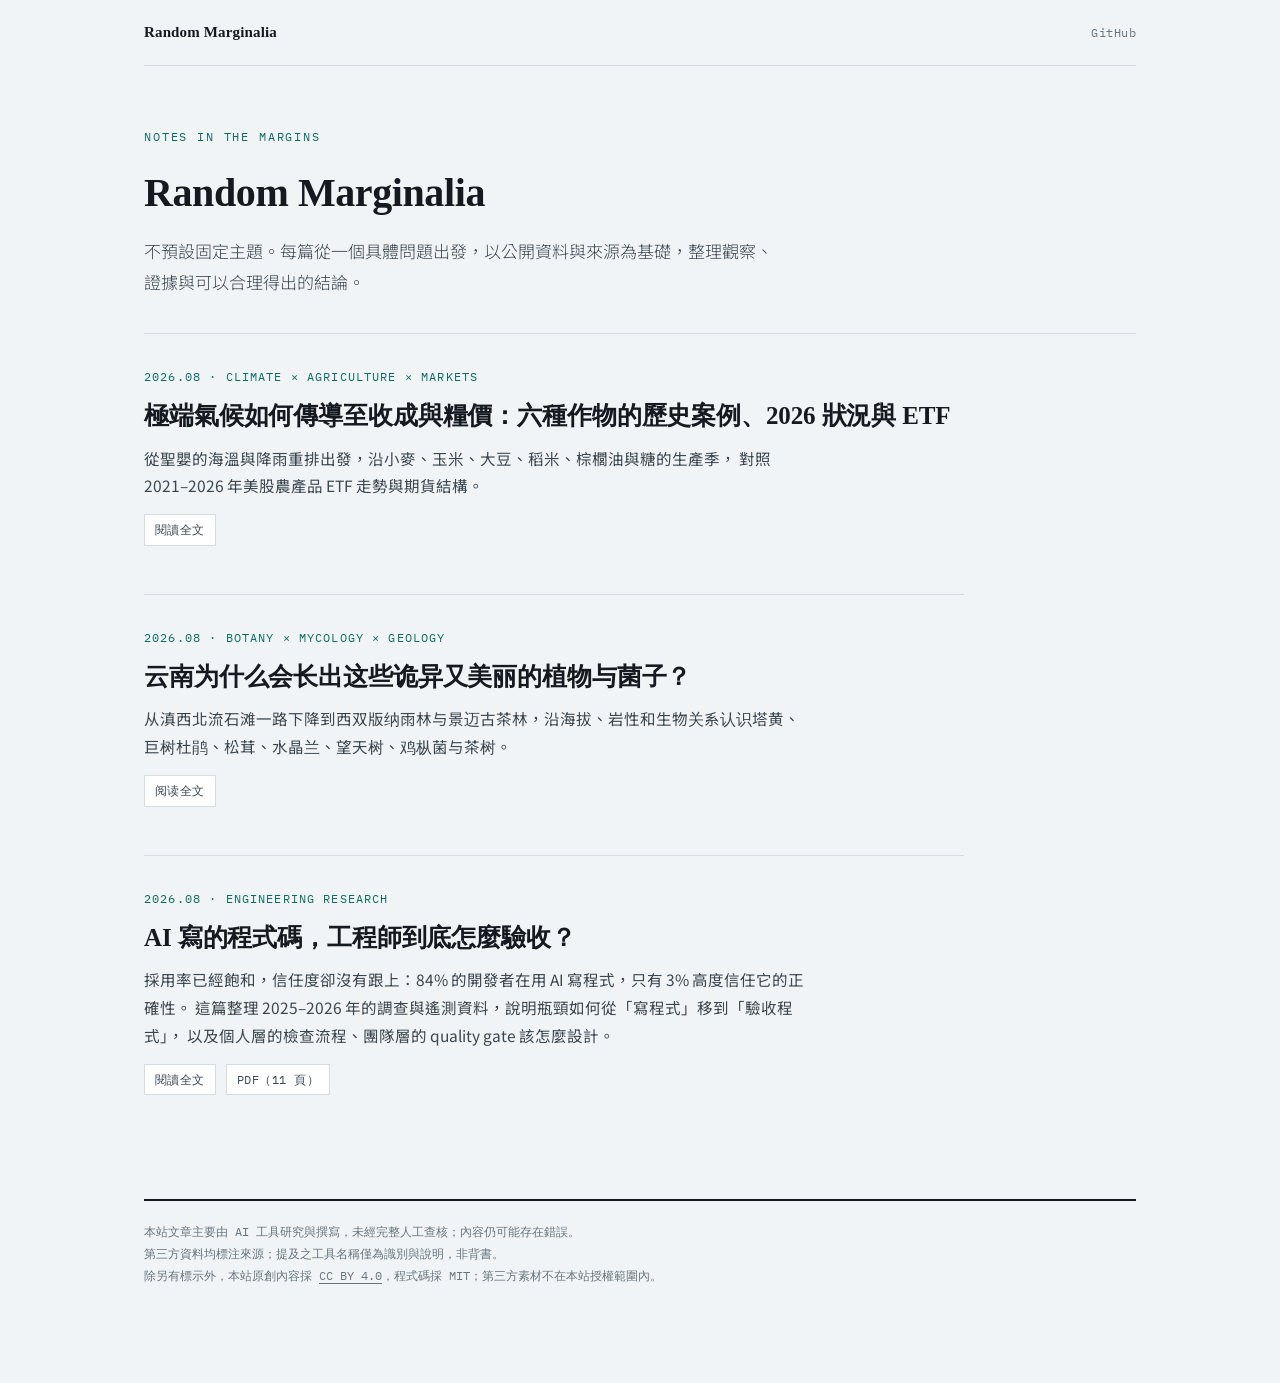
<file: index.html>
<!doctype html>
<html lang="zh-Hant">
<head>
<meta charset="utf-8">
<meta name="viewport" content="width=device-width, initial-scale=1">
<title>Random Marginalia</title>
<meta name="description" content="以公開資料與來源為基礎的跨題材調查筆記。">
<meta property="og:type" content="website">
<meta property="og:title" content="Random Marginalia">
<link rel="preconnect" href="https://fonts.googleapis.com">
<link rel="preconnect" href="https://fonts.gstatic.com" crossorigin>
<link rel="stylesheet" href="https://fonts.googleapis.com/css2?family=IBM+Plex+Mono:wght@400;500;600&family=Noto+Sans+TC:wght@300;400;500;700&family=Noto+Serif+TC:wght@600;700;900&display=swap">
<link rel="stylesheet" href="assets/style.css">
</head>
<body>
<div class="wrap">

<nav class="sitenav">
  <a class="brand" href="./">Random Marginalia</a>
  <span class="links">
    <a href="https://github.com/obafgkm42/random-marginalia">GitHub</a>
  </span>
</nav>

<header class="index-head">
  <p class="kicker">Notes in the margins</p>
  <h1>Random Marginalia</h1>
  <p class="dek">不預設固定主題。每篇從一個具體問題出發，以公開資料與來源為基礎，整理觀察、證據與可以合理得出的結論。</p>
</header>

<!-- ===== 文章列表：新增文章時在最上方插入一個 <li> ===== -->
<ul class="postlist">

  <li>
    <span class="post-date">2026.08 · Climate × Agriculture × Markets</span>
    <h2 class="post-title">
      <a href="posts/2026-08-climate-crops-etfs/">極端氣候如何傳導至收成與糧價：六種作物的歷史案例、2026 狀況與 ETF</a>
    </h2>
    <p class="post-dek">
      從聖嬰的海溫與降雨重排出發，沿小麥、玉米、大豆、稻米、棕櫚油與糖的生產季，
      對照 2021–2026 年美股農產品 ETF 走勢與期貨結構。
    </p>
    <p class="post-links">
      <a href="posts/2026-08-climate-crops-etfs/">閱讀全文</a>
    </p>
  </li>

  <li>
    <span class="post-date">2026.08 · Botany × Mycology × Geology</span>
    <h2 class="post-title">
      <a href="posts/2026-08-yunnan-strange-plants/">云南为什么会长出这些诡异又美丽的植物与菌子？</a>
    </h2>
    <p class="post-dek">
      从滇西北流石滩一路下降到西双版纳雨林与景迈古茶林，沿海拔、岩性和生物关系认识塔黄、
      巨树杜鹃、松茸、水晶兰、望天树、鸡枞菌与茶树。
    </p>
    <p class="post-links">
      <a href="posts/2026-08-yunnan-strange-plants/">阅读全文</a>
    </p>
  </li>

  <li>
    <span class="post-date">2026.08 · Engineering Research</span>
    <h2 class="post-title">
      <a href="posts/2026-08-ai-coding-quality-assurance/">AI 寫的程式碼，工程師到底怎麼驗收？</a>
    </h2>
    <p class="post-dek">
      採用率已經飽和，信任度卻沒有跟上：84% 的開發者在用 AI 寫程式，只有 3% 高度信任它的正確性。
      這篇整理 2025–2026 年的調查與遙測資料，說明瓶頸如何從「寫程式」移到「驗收程式」，
      以及個人層的檢查流程、團隊層的 quality gate 該怎麼設計。
    </p>
    <p class="post-links">
      <a href="posts/2026-08-ai-coding-quality-assurance/">閱讀全文</a>
      <a href="posts/2026-08-ai-coding-quality-assurance/ai-coding-quality-assurance.pdf">PDF（11 頁）</a>
    </p>
  </li>

</ul>

<footer class="sitefoot">
  本站文章主要由 AI 工具研究與撰寫，未經完整人工查核；內容仍可能存在錯誤。<br>
  第三方資料均標注來源；提及之工具名稱僅為識別與說明，非背書。<br>
  除另有標示外，本站原創內容採 <a href="https://creativecommons.org/licenses/by/4.0/deed.zh-hant">CC BY 4.0</a>，程式碼採 MIT；第三方素材不在本站授權範圍內。
</footer>

</div>
</body>
</html>
</file>
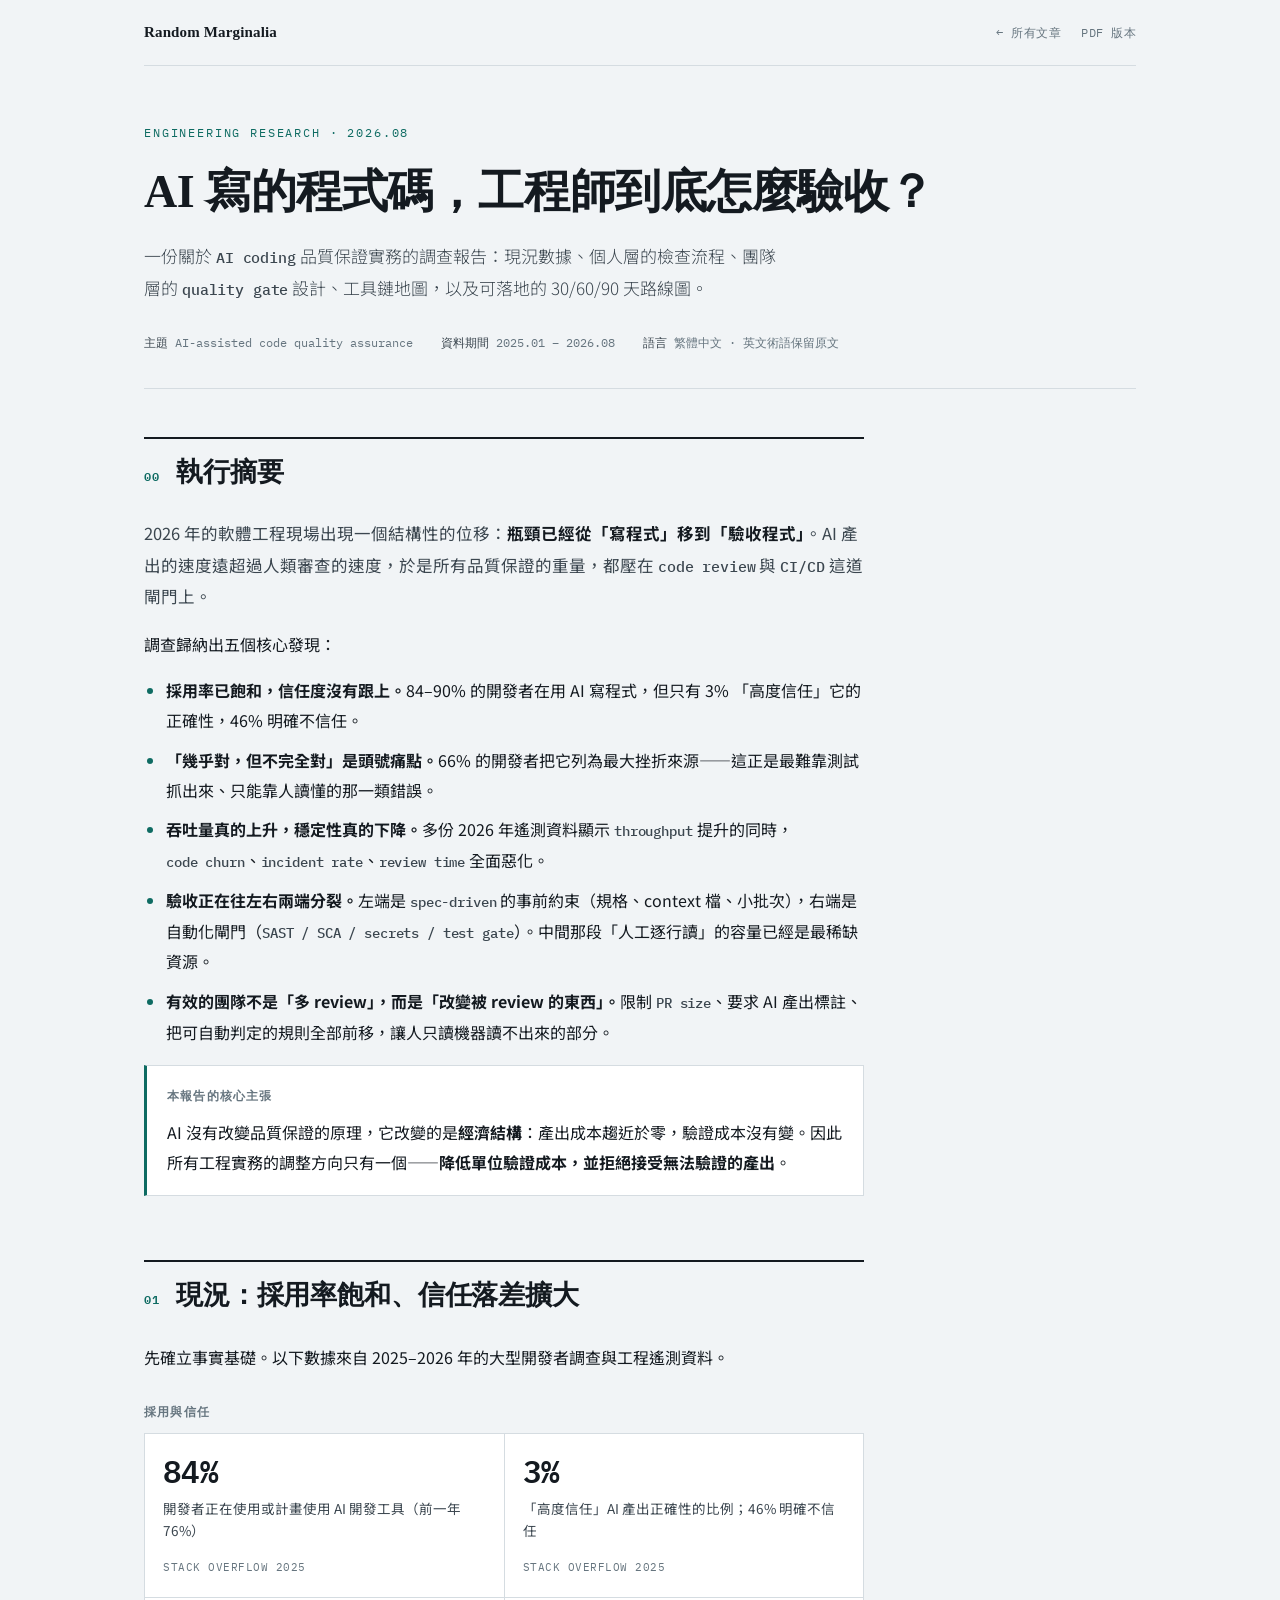
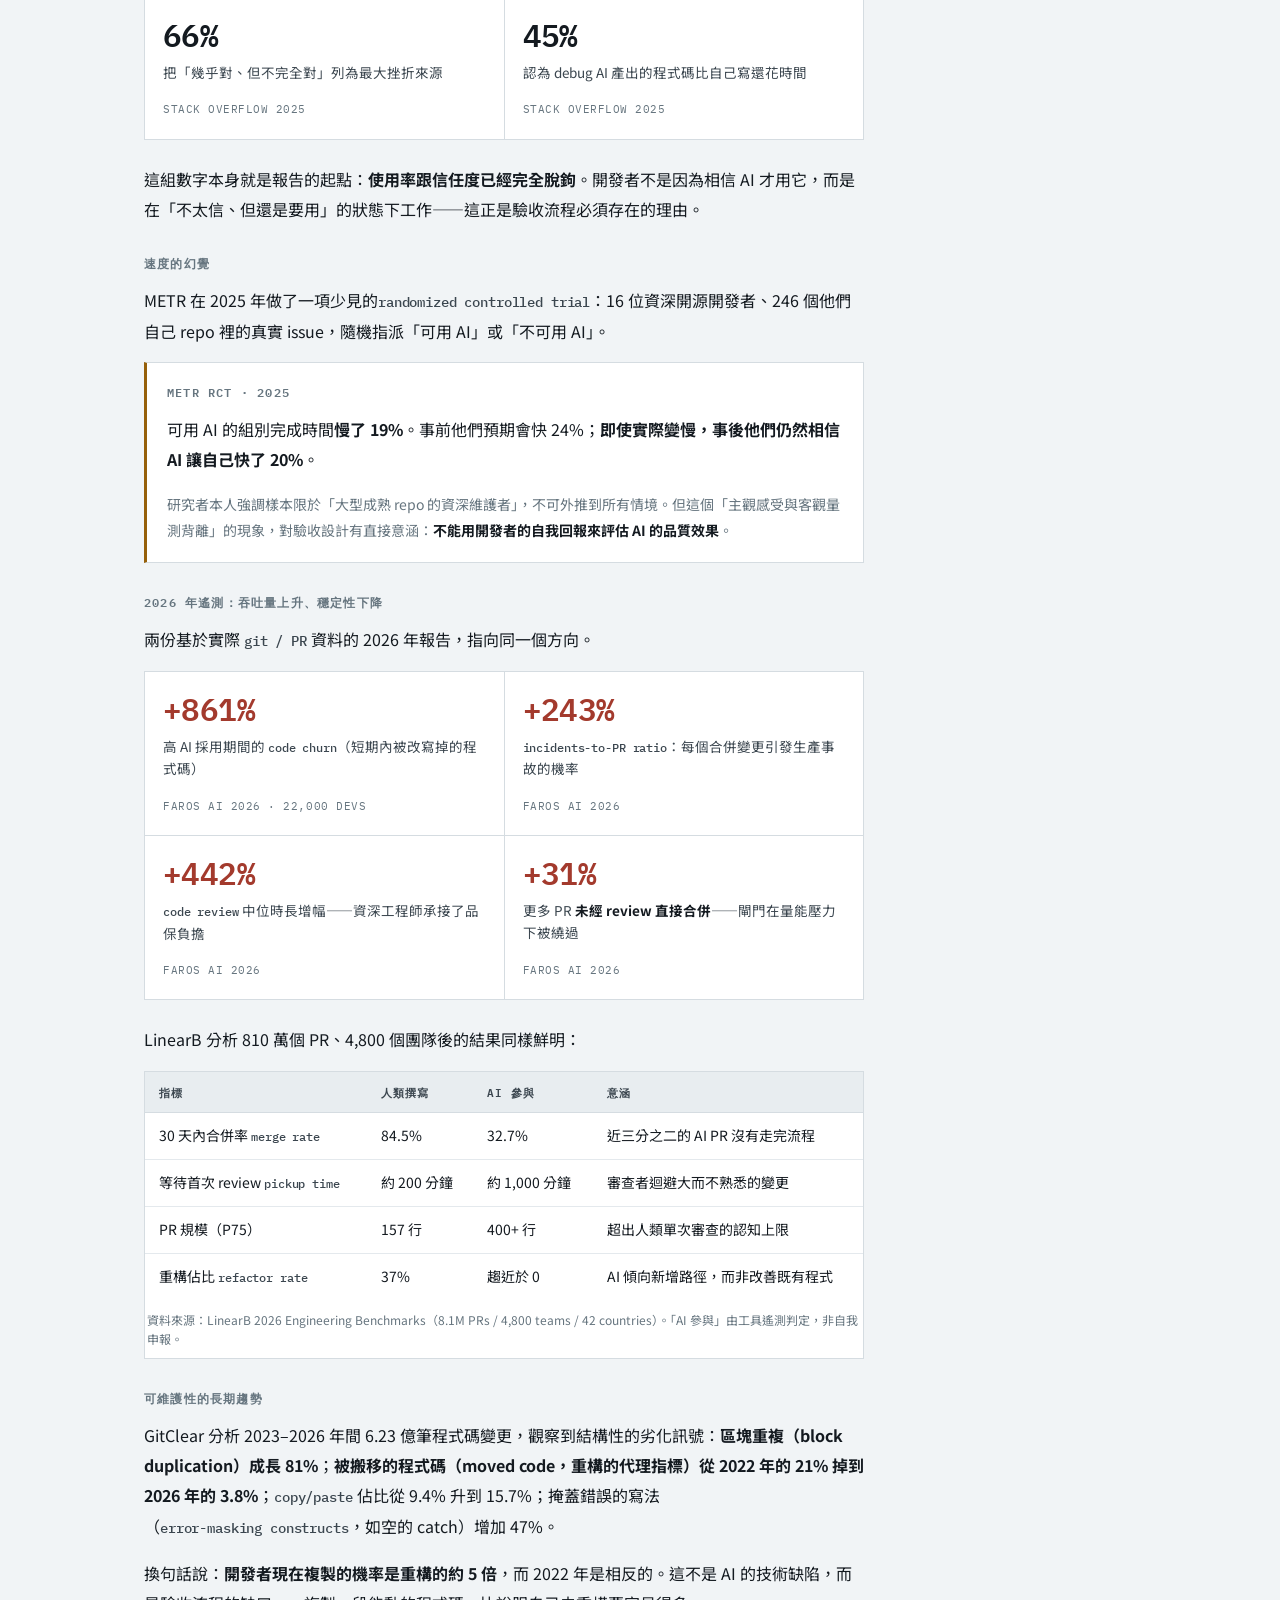
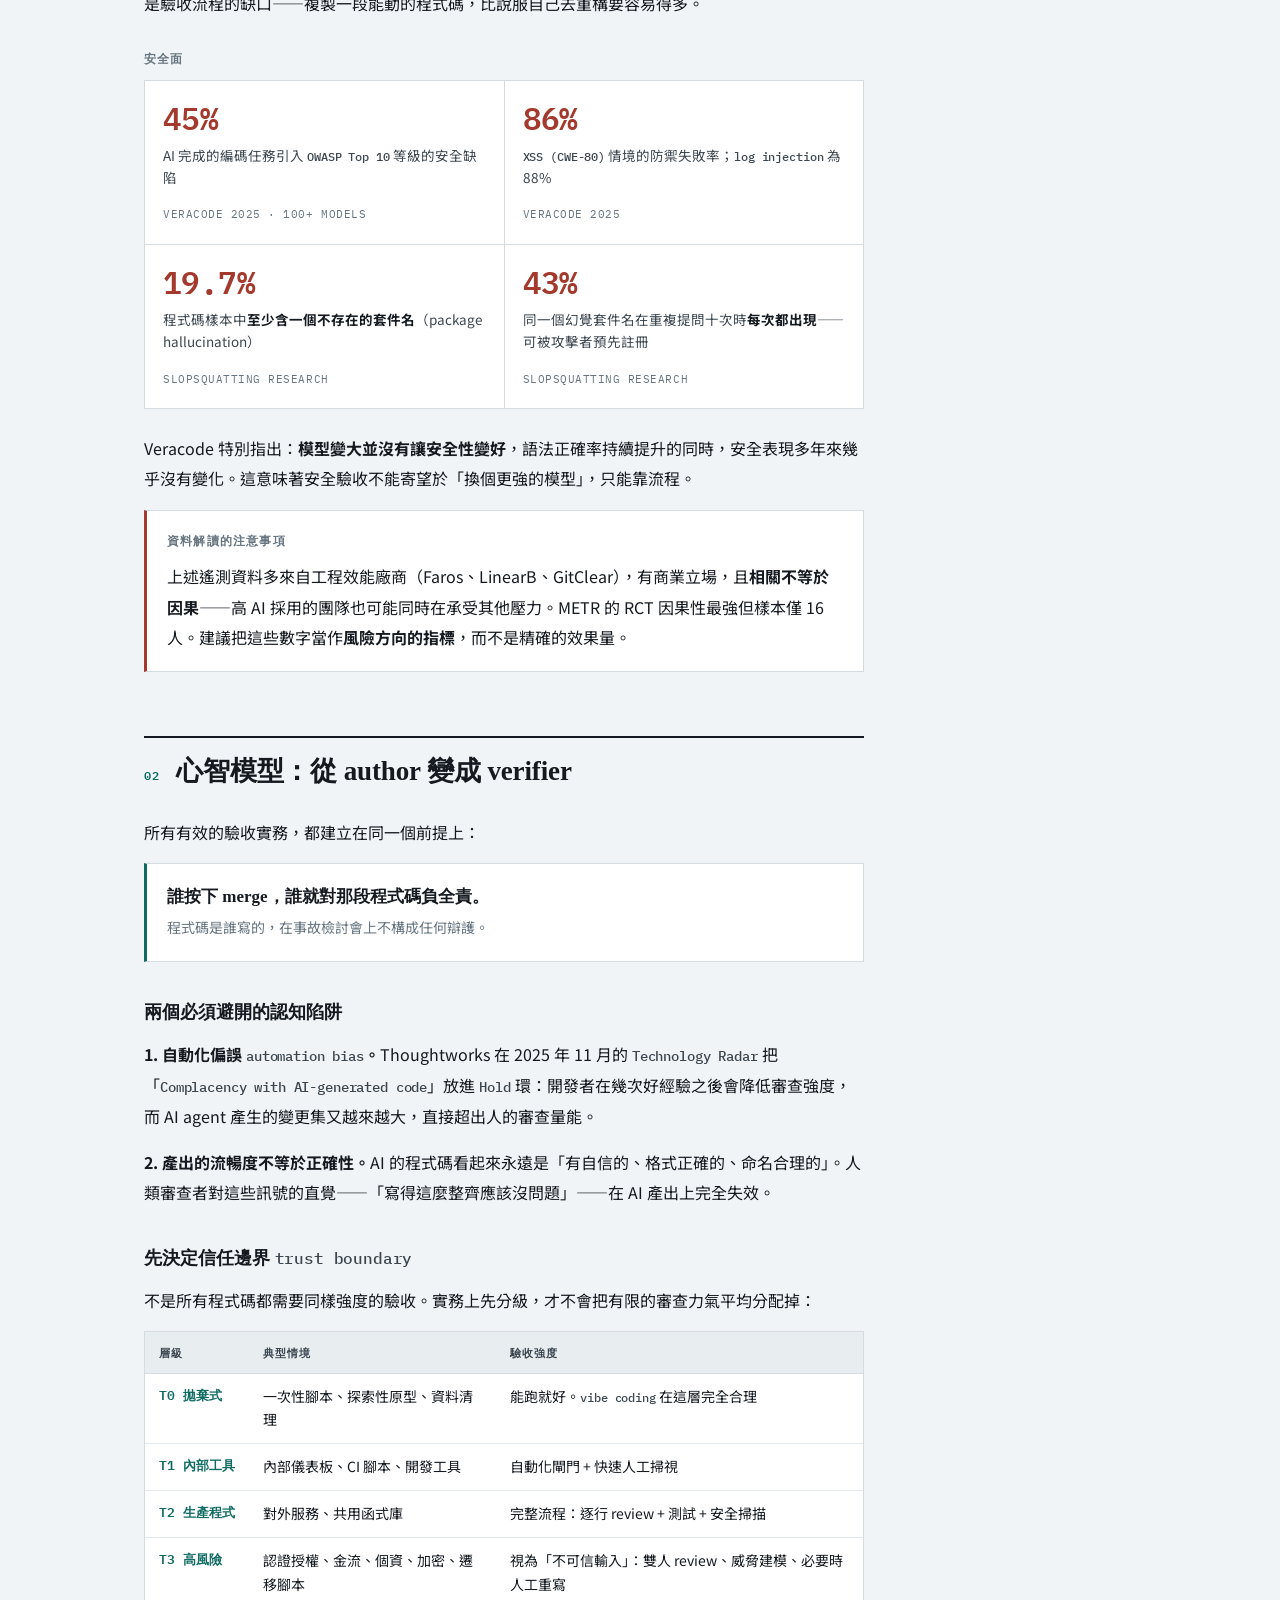
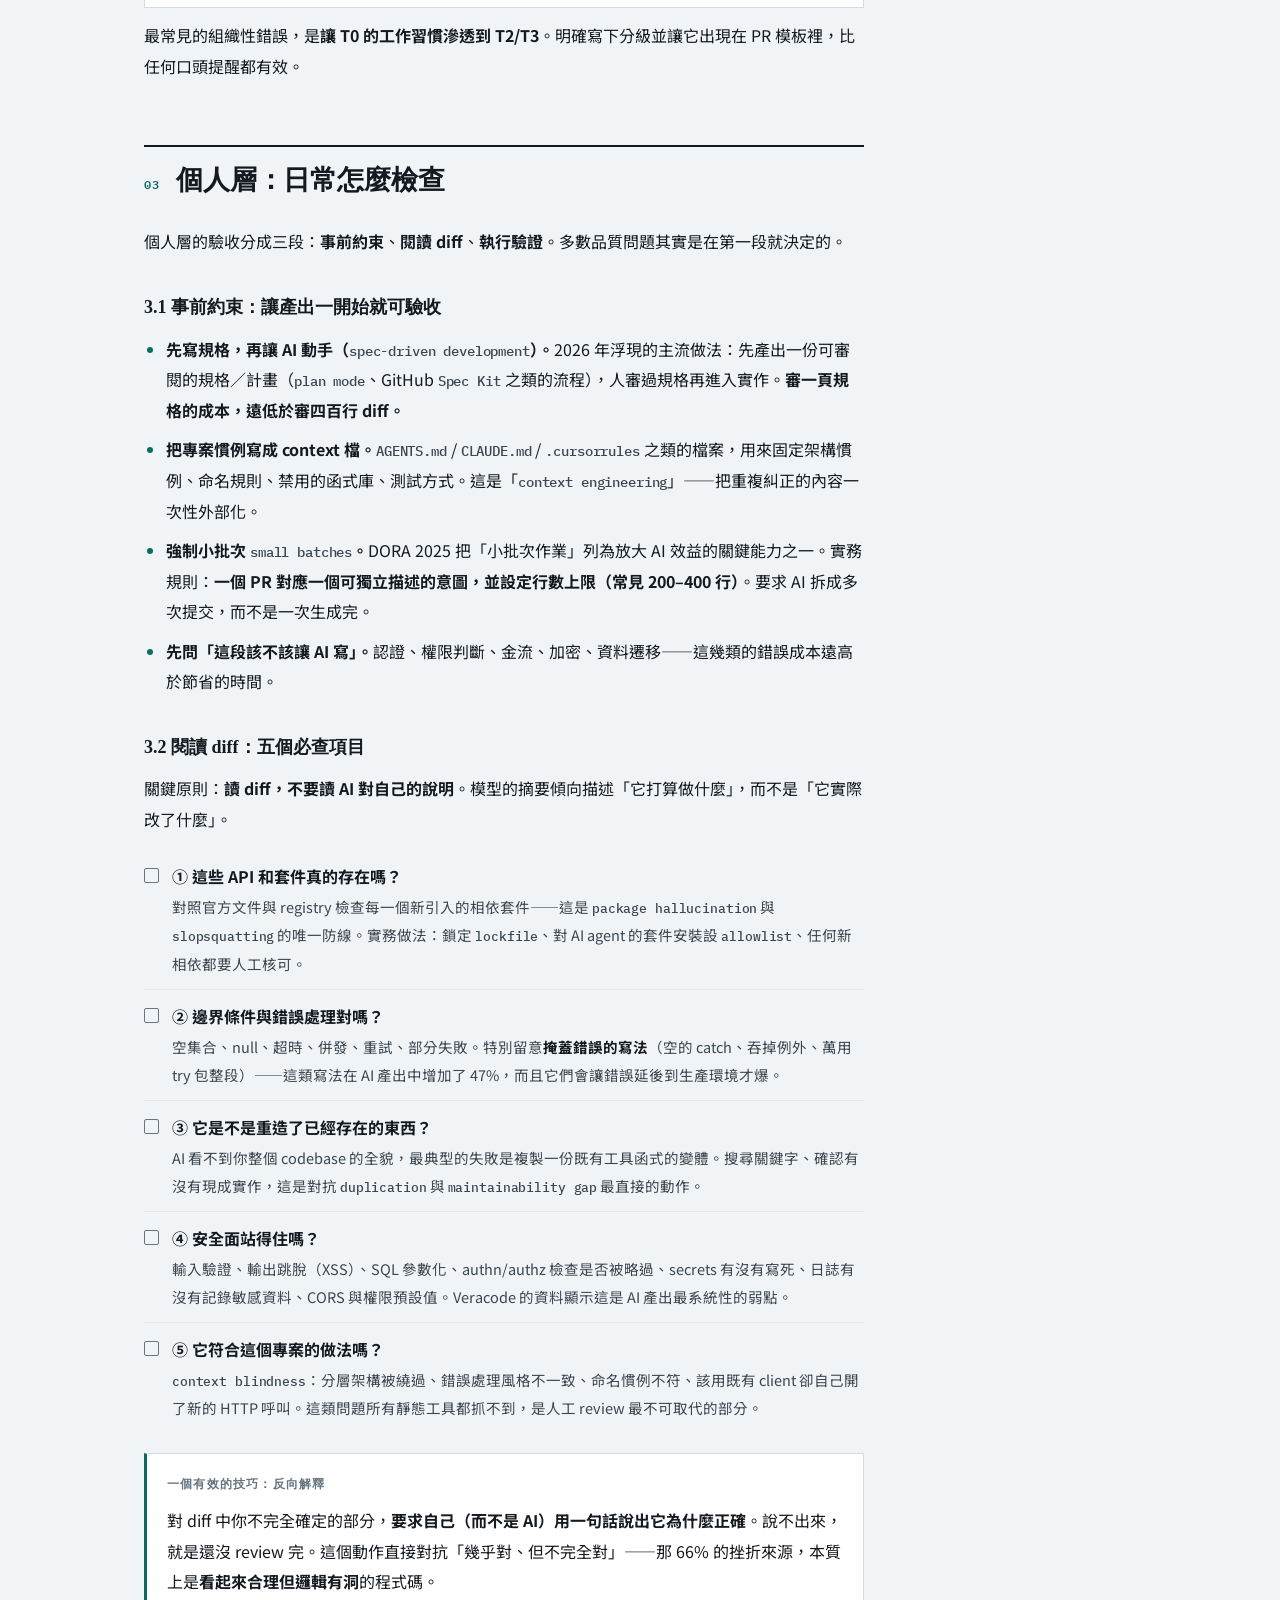
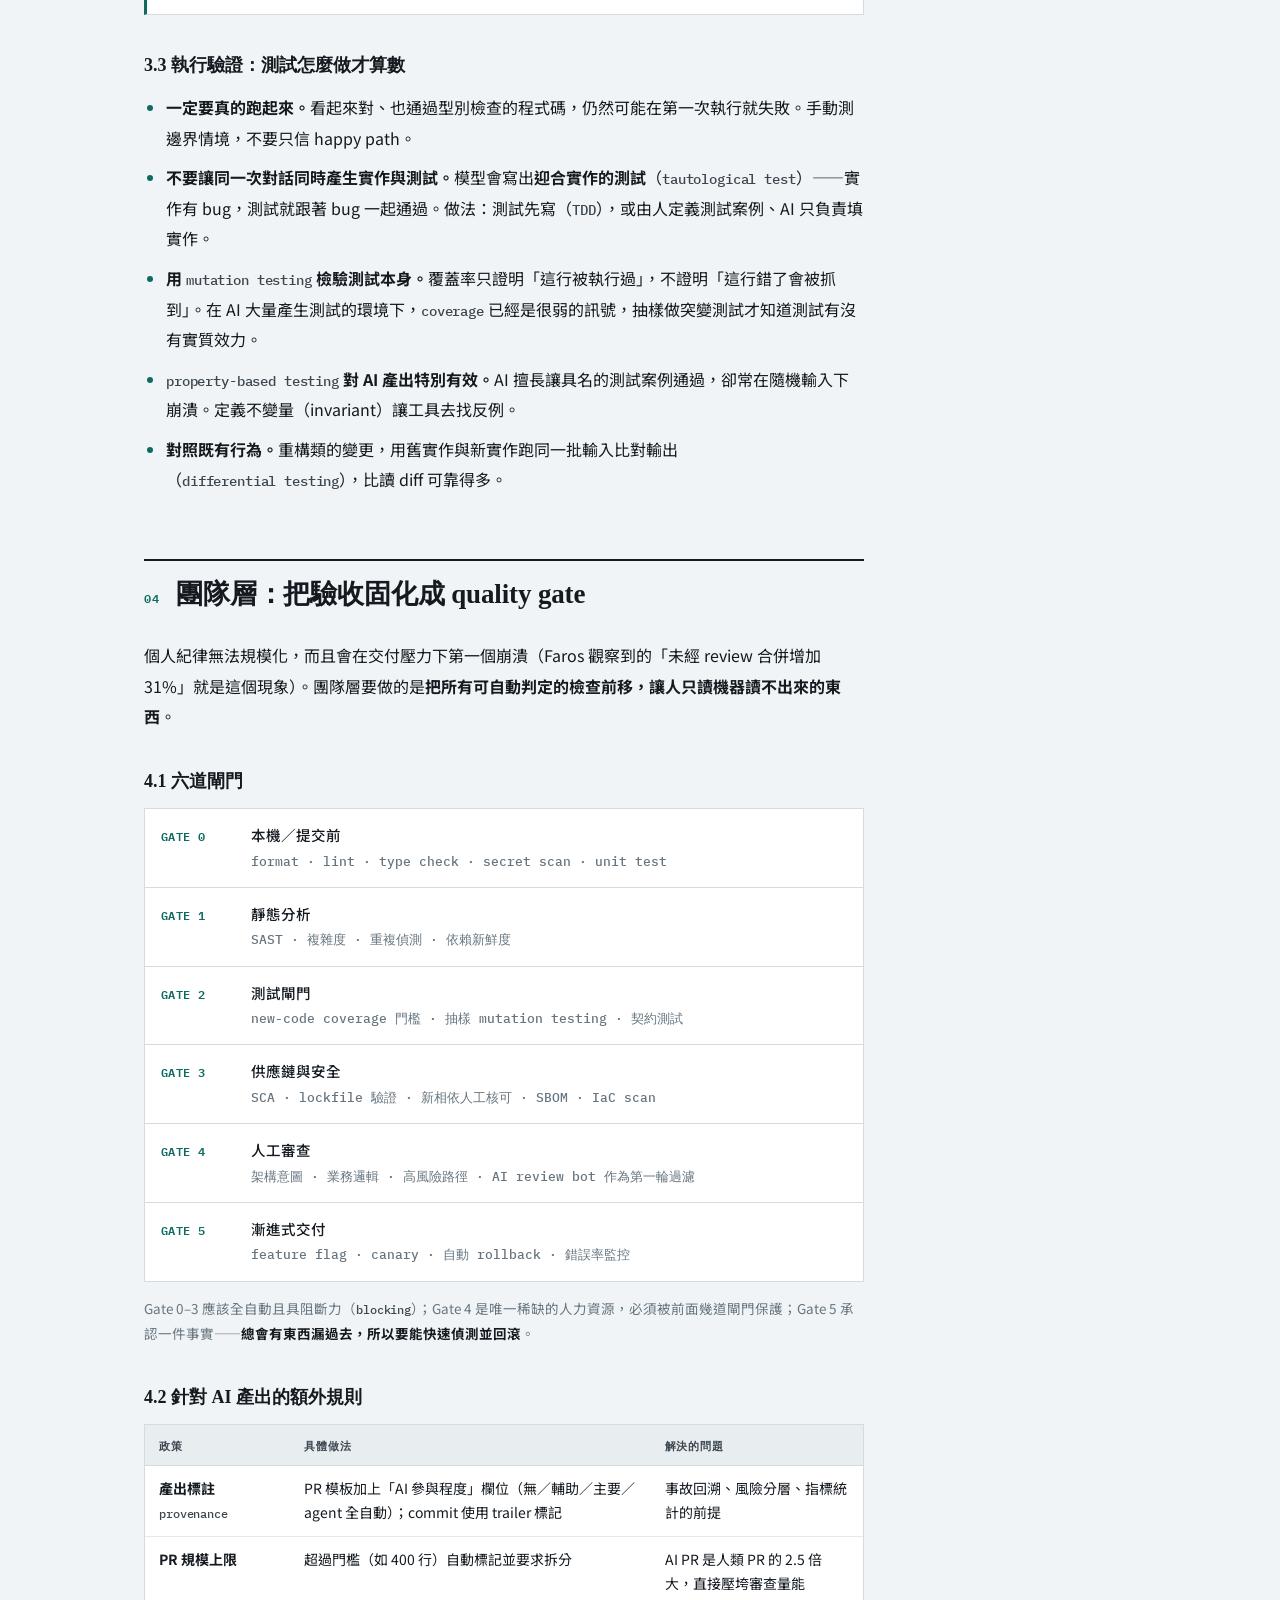
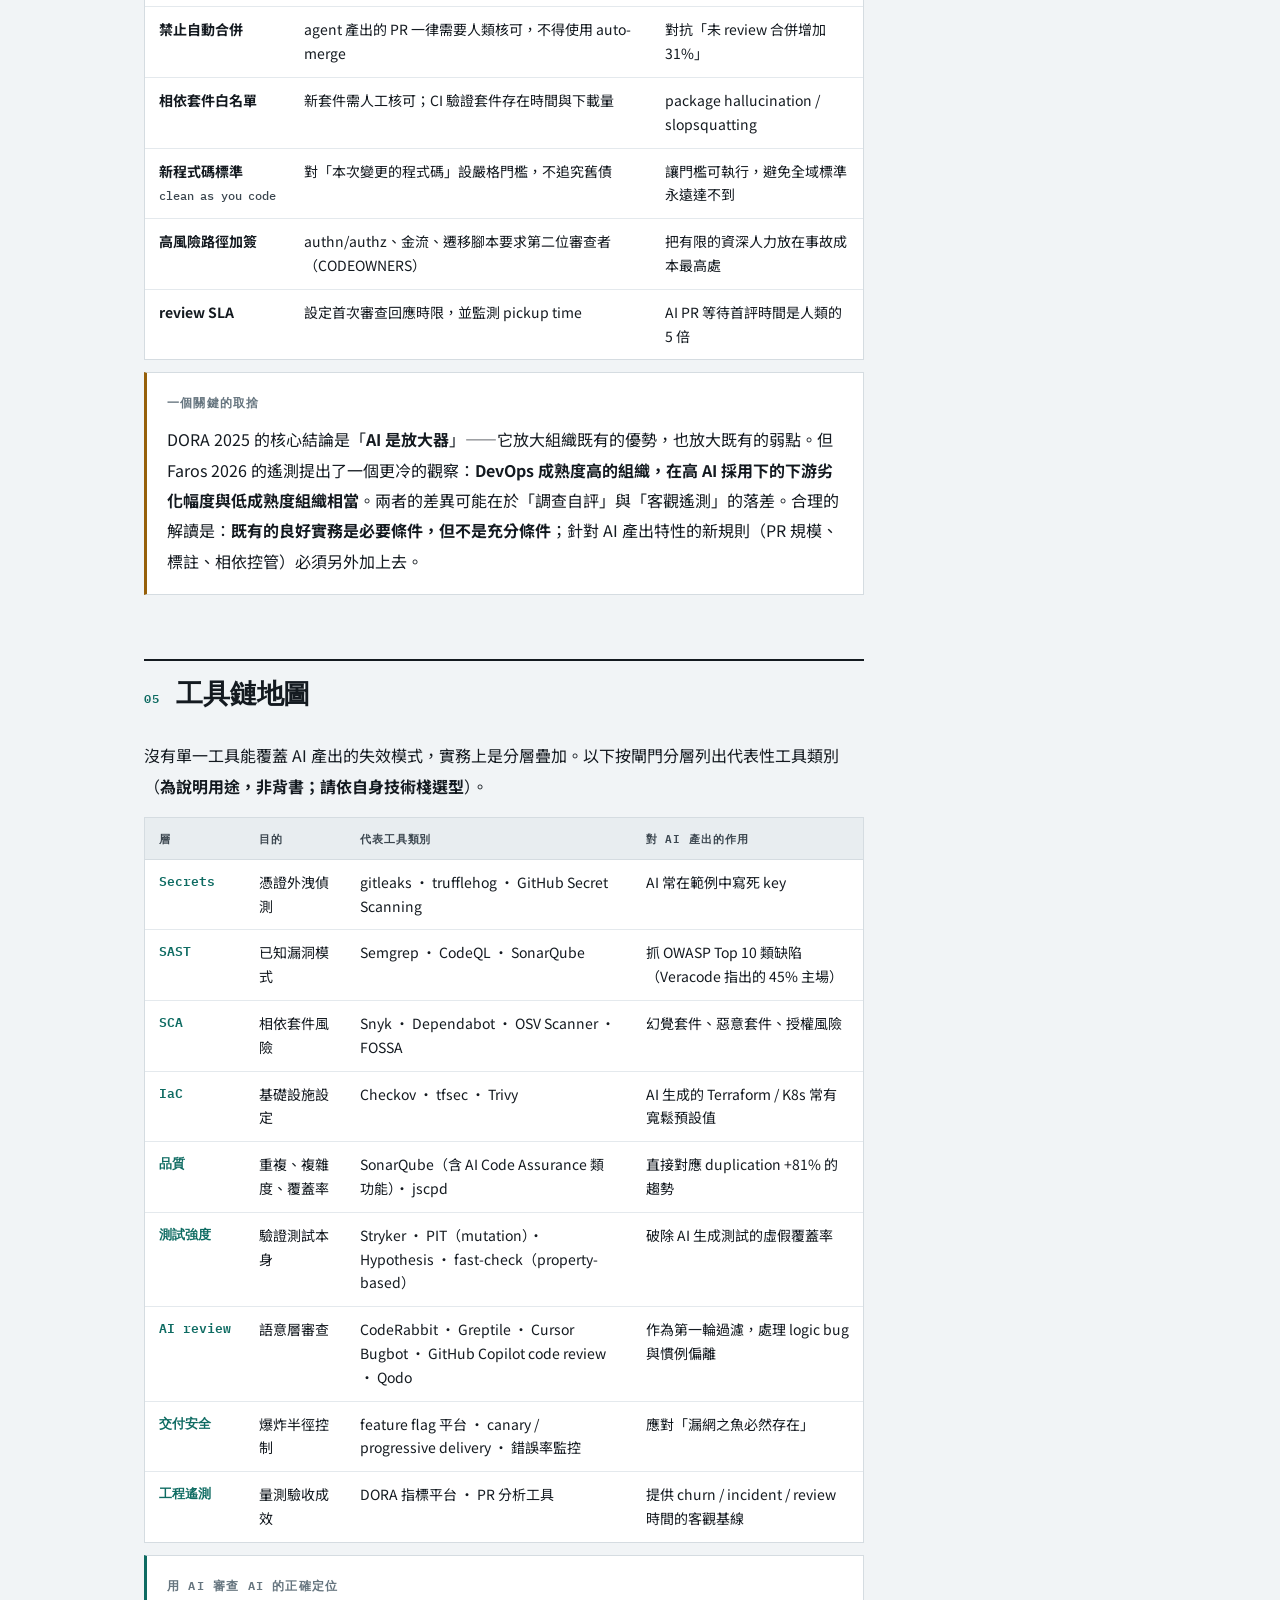
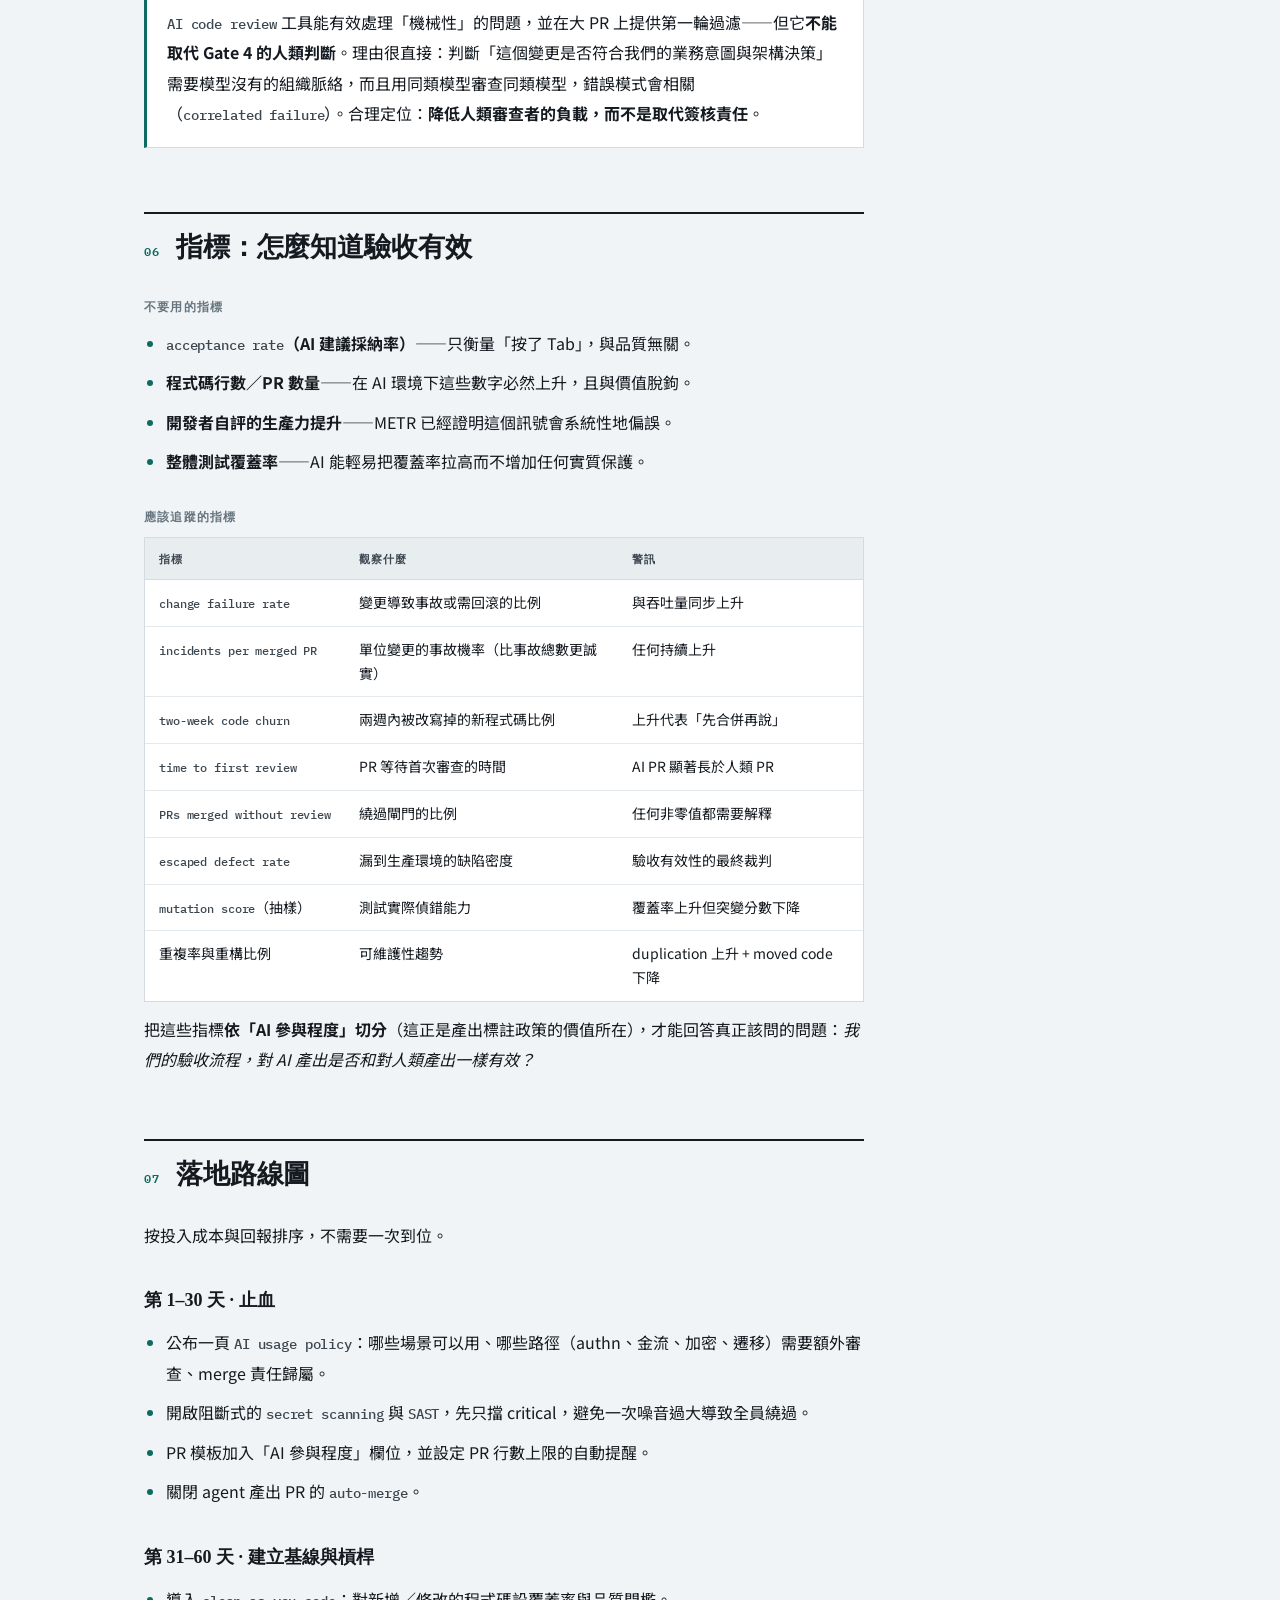
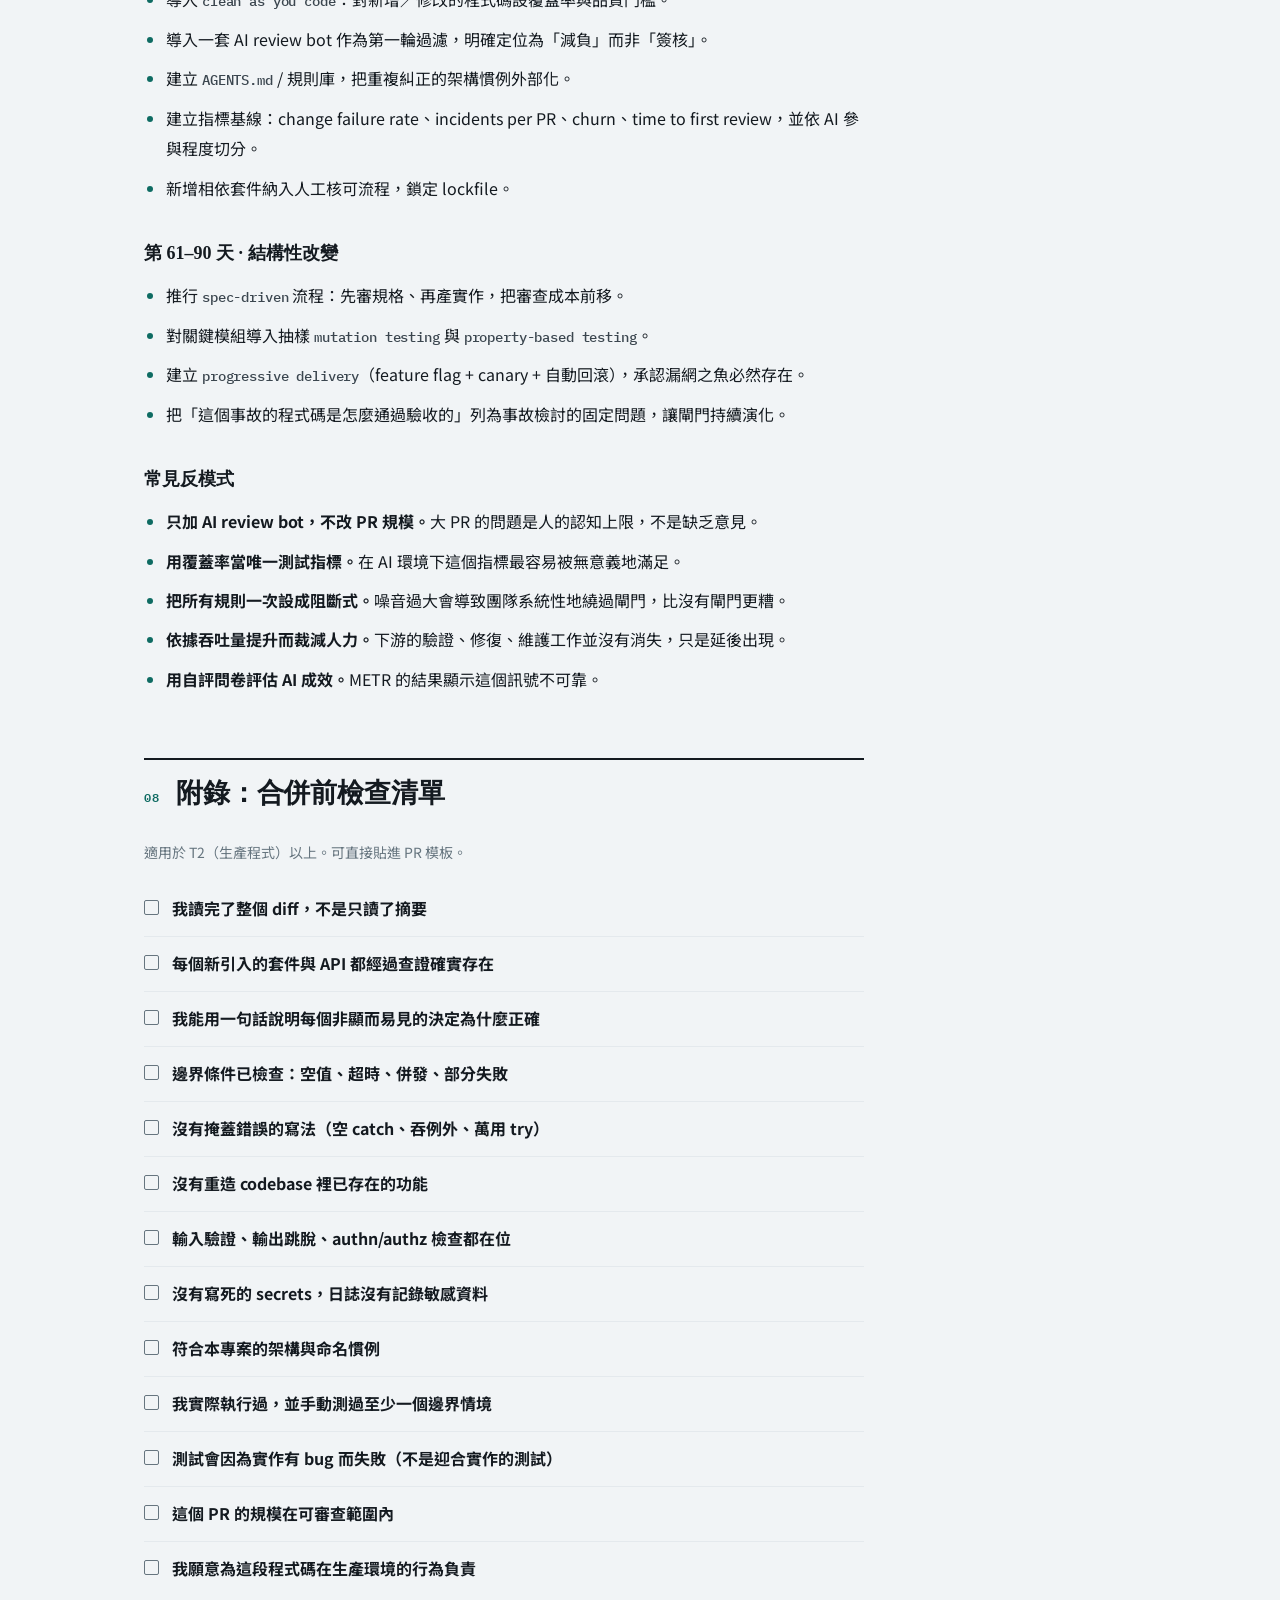
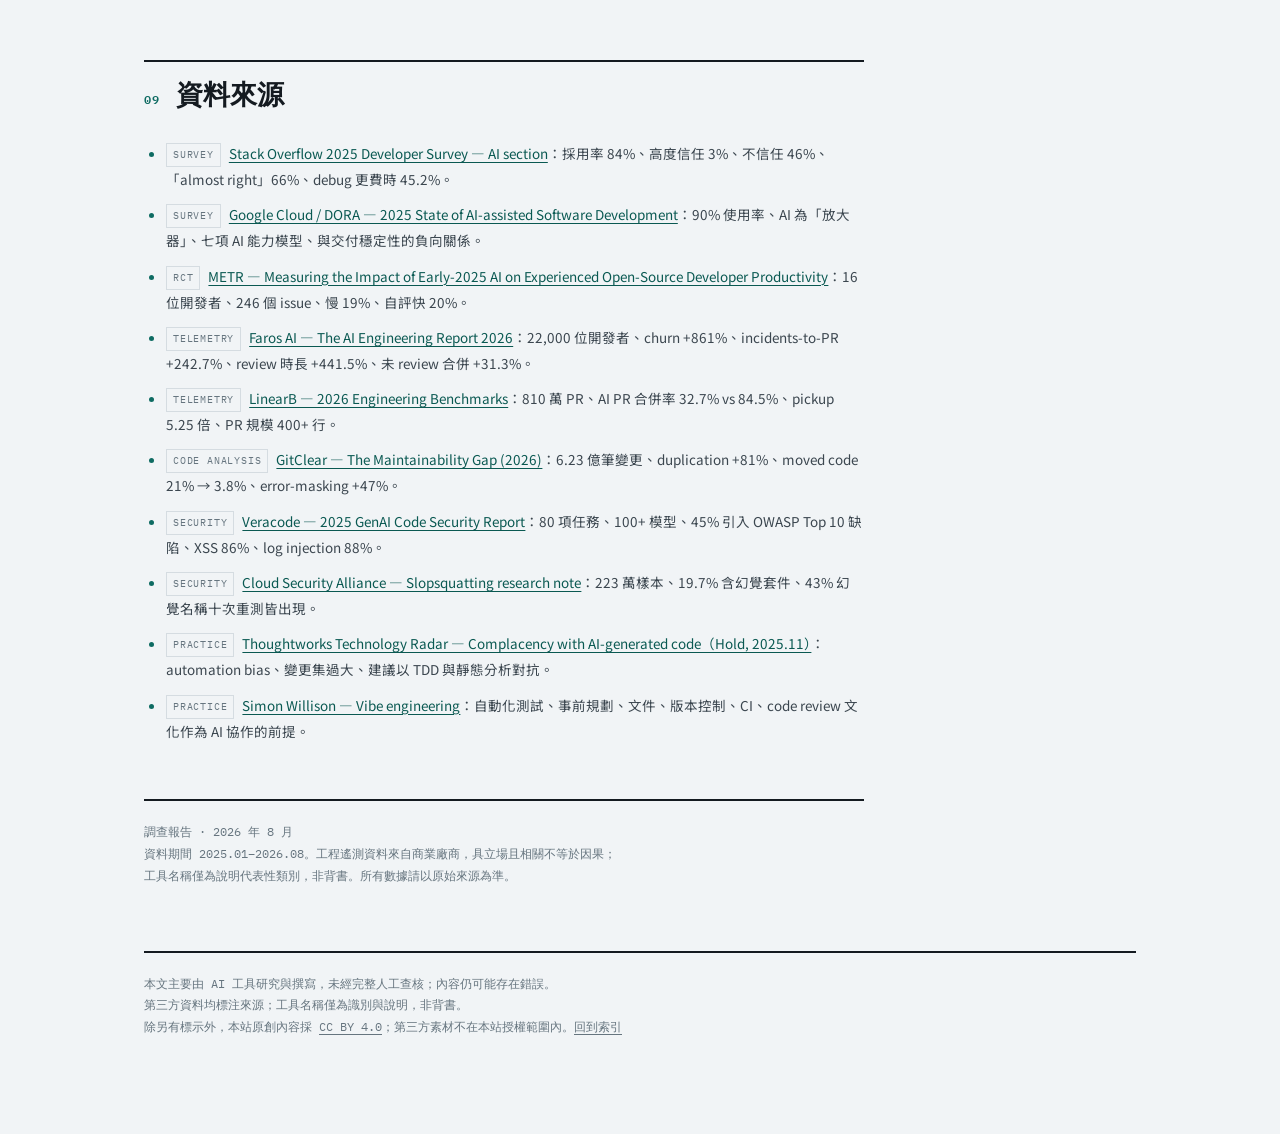
<file: posts/2026-08-ai-coding-quality-assurance/index.html>
<!doctype html>
<html lang="zh-Hant">
<head>
<meta charset="utf-8">
<meta name="viewport" content="width=device-width, initial-scale=1">
<title>AI 寫的程式碼，工程師到底怎麼驗收？ · Random Marginalia</title>
<meta name="description" content="2025–2026 年 AI coding 品質驗收實務調查：現況數據、個人層檢查流程、團隊層 quality gate、工具鏈地圖與落地路線圖。">
<meta name="author" content="">
<meta property="og:type" content="article">
<meta property="og:title" content="AI 寫的程式碼，工程師到底怎麼驗收？">
<meta property="og:description" content="2025–2026 年 AI coding 品質驗收實務調查。">
<link rel="preconnect" href="https://fonts.googleapis.com">
<link rel="preconnect" href="https://fonts.gstatic.com" crossorigin>
<link rel="stylesheet" href="https://fonts.googleapis.com/css2?family=IBM+Plex+Mono:wght@400;500;600&family=Noto+Sans+TC:wght@300;400;500;700&family=Noto+Serif+TC:wght@600;700;900&display=swap">
<link rel="stylesheet" href="../../assets/style.css">
</head>
<body>
<div class="wrap">

<nav class="sitenav">
  <a class="brand" href="../../">Random Marginalia</a>
  <span class="links">
    <a href="../../">← 所有文章</a>
    <a href="ai-coding-quality-assurance.pdf">PDF 版本</a>
  </span>
</nav>


<header class="mast">
  <p class="kicker">Engineering Research · 2026.08</p>
  <h1>AI 寫的程式碼，工程師到底怎麼驗收？</h1>
  <p class="dek">一份關於 <span class="en">AI coding</span> 品質保證實務的調查報告：現況數據、個人層的檢查流程、團隊層的 <span class="en">quality gate</span> 設計、工具鏈地圖，以及可落地的 30/60/90 天路線圖。</p>
  <div class="meta">
    <span><b>主題</b> AI-assisted code quality assurance</span>
    <span><b>資料期間</b> 2025.01 – 2026.08</span>
    <span><b>語言</b> 繁體中文 · 英文術語保留原文</span>
  </div>
</header>

<div class="col">

<!-- ============ 摘要 ============ -->
<section>
  <div class="sec-head"><span class="sec-num">00</span><h2>執行摘要</h2></div>

  <p class="lead">2026 年的軟體工程現場出現一個結構性的位移：<strong>瓶頸已經從「寫程式」移到「驗收程式」</strong>。AI 產出的速度遠超過人類審查的速度，於是所有品質保證的重量，都壓在 <span class="en">code review</span> 與 <span class="en">CI/CD</span> 這道閘門上。</p>

  <p>調查歸納出五個核心發現：</p>

  <ul>
    <li><strong>採用率已飽和，信任度沒有跟上。</strong>84–90% 的開發者在用 AI 寫程式，但只有 3% 「高度信任」它的正確性，46% 明確不信任。</li>
    <li><strong>「幾乎對，但不完全對」是頭號痛點。</strong>66% 的開發者把它列為最大挫折來源——這正是最難靠測試抓出來、只能靠人讀懂的那一類錯誤。</li>
    <li><strong>吞吐量真的上升，穩定性真的下降。</strong>多份 2026 年遙測資料顯示 <span class="en">throughput</span> 提升的同時，<span class="en">code churn</span>、<span class="en">incident rate</span>、<span class="en">review time</span> 全面惡化。</li>
    <li><strong>驗收正在往左右兩端分裂。</strong>左端是 <span class="en">spec-driven</span> 的事前約束（規格、context 檔、小批次），右端是自動化閘門（<span class="en">SAST / SCA / secrets / test gate</span>）。中間那段「人工逐行讀」的容量已經是最稀缺資源。</li>
    <li><strong>有效的團隊不是「多 review」，而是「改變被 review 的東西」。</strong>限制 <span class="en">PR size</span>、要求 AI 產出標註、把可自動判定的規則全部前移，讓人只讀機器讀不出來的部分。</li>
  </ul>

  <div class="note">
    <h4>本報告的核心主張</h4>
    <p>AI 沒有改變品質保證的原理，它改變的是<strong>經濟結構</strong>：產出成本趨近於零，驗證成本沒有變。因此所有工程實務的調整方向只有一個——<strong>降低單位驗證成本，並拒絕接受無法驗證的產出</strong>。</p>
  </div>
</section>

<!-- ============ 1 現況數據 ============ -->
<section>
  <div class="sec-head"><span class="sec-num">01</span><h2>現況：採用率飽和、信任落差擴大</h2></div>

  <p>先確立事實基礎。以下數據來自 2025–2026 年的大型開發者調查與工程遙測資料。</p>

  <h4>採用與信任</h4>
  <div class="readouts">
    <div class="ro">
      <span class="n">84%</span>
      <span class="l">開發者正在使用或計畫使用 AI 開發工具（前一年 76%）</span>
      <span class="s">Stack Overflow 2025</span>
    </div>
    <div class="ro">
      <span class="n">3%</span>
      <span class="l">「高度信任」AI 產出正確性的比例；46% 明確不信任</span>
      <span class="s">Stack Overflow 2025</span>
    </div>
    <div class="ro">
      <span class="n">66%</span>
      <span class="l">把「幾乎對、但不完全對」列為最大挫折來源</span>
      <span class="s">Stack Overflow 2025</span>
    </div>
    <div class="ro">
      <span class="n">45%</span>
      <span class="l">認為 debug AI 產出的程式碼比自己寫還花時間</span>
      <span class="s">Stack Overflow 2025</span>
    </div>
  </div>

  <p>這組數字本身就是報告的起點：<strong>使用率跟信任度已經完全脫鉤</strong>。開發者不是因為相信 AI 才用它，而是在「不太信、但還是要用」的狀態下工作——這正是驗收流程必須存在的理由。</p>

  <h4>速度的幻覺</h4>
  <p>METR 在 2025 年做了一項少見的<span class="en">randomized controlled trial</span>：16 位資深開源開發者、246 個他們自己 repo 裡的真實 issue，隨機指派「可用 AI」或「不可用 AI」。</p>

  <div class="note warn">
    <h4>METR RCT · 2025</h4>
    <p>可用 AI 的組別完成時間<strong>慢了 19%</strong>。事前他們預期會快 24%；<strong>即使實際變慢，事後他們仍然相信 AI 讓自己快了 20%</strong>。</p>
    <p style="font-size:14px;color:var(--muted)">研究者本人強調樣本限於「大型成熟 repo 的資深維護者」，不可外推到所有情境。但這個「主觀感受與客觀量測背離」的現象，對驗收設計有直接意涵：<strong>不能用開發者的自我回報來評估 AI 的品質效果</strong>。</p>
  </div>

  <h4>2026 年遙測：吞吐量上升、穩定性下降</h4>
  <p>兩份基於實際 <span class="en">git / PR</span> 資料的 2026 年報告，指向同一個方向。</p>

  <div class="readouts">
    <div class="ro up">
      <span class="n">+861%</span>
      <span class="l">高 AI 採用期間的 <span class="en">code churn</span>（短期內被改寫掉的程式碼）</span>
      <span class="s">Faros AI 2026 · 22,000 devs</span>
    </div>
    <div class="ro up">
      <span class="n">+243%</span>
      <span class="l"><span class="en">incidents-to-PR ratio</span>：每個合併變更引發生產事故的機率</span>
      <span class="s">Faros AI 2026</span>
    </div>
    <div class="ro up">
      <span class="n">+442%</span>
      <span class="l"><span class="en">code review</span> 中位時長增幅——資深工程師承接了品保負擔</span>
      <span class="s">Faros AI 2026</span>
    </div>
    <div class="ro up">
      <span class="n">+31%</span>
      <span class="l">更多 PR <strong>未經 review 直接合併</strong>——閘門在量能壓力下被繞過</span>
      <span class="s">Faros AI 2026</span>
    </div>
  </div>

  <p>LinearB 分析 810 萬個 PR、4,800 個團隊後的結果同樣鮮明：</p>

  <div class="tw">
  <table>
    <caption>資料來源：LinearB 2026 Engineering Benchmarks（8.1M PRs / 4,800 teams / 42 countries）。「AI 參與」由工具遙測判定，非自我申報。</caption>
    <thead><tr><th>指標</th><th>人類撰寫</th><th>AI 參與</th><th>意涵</th></tr></thead>
    <tbody>
      <tr><td>30 天內合併率 <span class="en">merge rate</span></td><td>84.5%</td><td>32.7%</td><td>近三分之二的 AI PR 沒有走完流程</td></tr>
      <tr><td>等待首次 review <span class="en">pickup time</span></td><td>約 200 分鐘</td><td>約 1,000 分鐘</td><td>審查者迴避大而不熟悉的變更</td></tr>
      <tr><td>PR 規模（P75）</td><td>157 行</td><td>400+ 行</td><td>超出人類單次審查的認知上限</td></tr>
      <tr><td>重構佔比 <span class="en">refactor rate</span></td><td>37%</td><td>趨近於 0</td><td>AI 傾向新增路徑，而非改善既有程式</td></tr>
    </tbody>
  </table>
  </div>

  <h4>可維護性的長期趨勢</h4>
  <p>GitClear 分析 2023–2026 年間 6.23 億筆程式碼變更，觀察到結構性的劣化訊號：<strong>區塊重複（block duplication）成長 81%</strong>；<strong>被搬移的程式碼（moved code，重構的代理指標）從 2022 年的 21% 掉到 2026 年的 3.8%</strong>；<span class="en">copy/paste</span> 佔比從 9.4% 升到 15.7%；掩蓋錯誤的寫法（<span class="en">error-masking constructs</span>，如空的 catch）增加 47%。</p>

  <p>換句話說：<strong>開發者現在複製的機率是重構的約 5 倍</strong>，而 2022 年是相反的。這不是 AI 的技術缺陷，而是驗收流程的缺口——複製一段能動的程式碼，比說服自己去重構要容易得多。</p>

  <h4>安全面</h4>
  <div class="readouts">
    <div class="ro up">
      <span class="n">45%</span>
      <span class="l">AI 完成的編碼任務引入 <span class="en">OWASP Top 10</span> 等級的安全缺陷</span>
      <span class="s">Veracode 2025 · 100+ models</span>
    </div>
    <div class="ro up">
      <span class="n">86%</span>
      <span class="l"><span class="en">XSS (CWE-80)</span> 情境的防禦失敗率；<span class="en">log injection</span> 為 88%</span>
      <span class="s">Veracode 2025</span>
    </div>
    <div class="ro up">
      <span class="n">19.7%</span>
      <span class="l">程式碼樣本中<strong>至少含一個不存在的套件名</strong>（package hallucination）</span>
      <span class="s">Slopsquatting research</span>
    </div>
    <div class="ro up">
      <span class="n">43%</span>
      <span class="l">同一個幻覺套件名在重複提問十次時<strong>每次都出現</strong>——可被攻擊者預先註冊</span>
      <span class="s">Slopsquatting research</span>
    </div>
  </div>

  <p>Veracode 特別指出：<strong>模型變大並沒有讓安全性變好</strong>，語法正確率持續提升的同時，安全表現多年來幾乎沒有變化。這意味著安全驗收不能寄望於「換個更強的模型」，只能靠流程。</p>

  <div class="note crit">
    <h4>資料解讀的注意事項</h4>
    <p>上述遙測資料多來自工程效能廠商（Faros、LinearB、GitClear），有商業立場，且<strong>相關不等於因果</strong>——高 AI 採用的團隊也可能同時在承受其他壓力。METR 的 RCT 因果性最強但樣本僅 16 人。建議把這些數字當作<strong>風險方向的指標</strong>，而不是精確的效果量。</p>
  </div>
</section>

<!-- ============ 2 心智模型 ============ -->
<section>
  <div class="sec-head"><span class="sec-num">02</span><h2>心智模型：從 author 變成 verifier</h2></div>

  <p>所有有效的驗收實務，都建立在同一個前提上：</p>

  <div class="note">
    <p style="font-size:17px;font-family:var(--f-display);font-weight:600;line-height:1.8;margin:0">
      誰按下 merge，誰就對那段程式碼負全責。<br>
      <span style="font-size:14px;font-family:var(--f-body);font-weight:400;color:var(--muted)">程式碼是誰寫的，在事故檢討會上不構成任何辯護。</span>
    </p>
  </div>

  <h3>兩個必須避開的認知陷阱</h3>

  <p><strong>1. 自動化偏誤 <span class="en">automation bias</span>。</strong>Thoughtworks 在 2025 年 11 月的 <span class="en">Technology Radar</span> 把「<span class="en">Complacency with AI-generated code</span>」放進 <span class="en">Hold</span> 環：開發者在幾次好經驗之後會降低審查強度，而 AI agent 產生的變更集又越來越大，直接超出人的審查量能。</p>

  <p><strong>2. 產出的流暢度不等於正確性。</strong>AI 的程式碼看起來永遠是「有自信的、格式正確的、命名合理的」。人類審查者對這些訊號的直覺——「寫得這麼整齊應該沒問題」——在 AI 產出上完全失效。</p>

  <h3>先決定信任邊界 <span class="en">trust boundary</span></h3>
  <p>不是所有程式碼都需要同樣強度的驗收。實務上先分級，才不會把有限的審查力氣平均分配掉：</p>

  <div class="tw">
  <table>
    <thead><tr><th>層級</th><th>典型情境</th><th>驗收強度</th></tr></thead>
    <tbody>
      <tr><td class="gate">T0 拋棄式</td><td>一次性腳本、探索性原型、資料清理</td><td>能跑就好。<span class="en">vibe coding</span> 在這層完全合理</td></tr>
      <tr><td class="gate">T1 內部工具</td><td>內部儀表板、CI 腳本、開發工具</td><td>自動化閘門 + 快速人工掃視</td></tr>
      <tr><td class="gate">T2 生產程式</td><td>對外服務、共用函式庫</td><td>完整流程：逐行 review + 測試 + 安全掃描</td></tr>
      <tr><td class="gate">T3 高風險</td><td>認證授權、金流、個資、加密、遷移腳本</td><td>視為「不可信輸入」：雙人 review、威脅建模、必要時人工重寫</td></tr>
    </tbody>
  </table>
  </div>

  <p>最常見的組織性錯誤，是<strong>讓 T0 的工作習慣滲透到 T2/T3</strong>。明確寫下分級並讓它出現在 PR 模板裡，比任何口頭提醒都有效。</p>
</section>

<!-- ============ 3 個人層 ============ -->
<section>
  <div class="sec-head"><span class="sec-num">03</span><h2>個人層：日常怎麼檢查</h2></div>

  <p>個人層的驗收分成三段：<strong>事前約束</strong>、<strong>閱讀 diff</strong>、<strong>執行驗證</strong>。多數品質問題其實是在第一段就決定的。</p>

  <h3>3.1 事前約束：讓產出一開始就可驗收</h3>

  <ul>
    <li><strong>先寫規格，再讓 AI 動手（<span class="en">spec-driven development</span>）。</strong>2026 年浮現的主流做法：先產出一份可審閱的規格／計畫（<span class="en">plan mode</span>、GitHub <span class="en">Spec Kit</span> 之類的流程），人審過規格再進入實作。<strong>審一頁規格的成本，遠低於審四百行 diff。</strong></li>
    <li><strong>把專案慣例寫成 context 檔。</strong><span class="en">AGENTS.md</span> / <span class="en">CLAUDE.md</span> / <span class="en">.cursorrules</span> 之類的檔案，用來固定架構慣例、命名規則、禁用的函式庫、測試方式。這是「<span class="en">context engineering</span>」——把重複糾正的內容一次性外部化。</li>
    <li><strong>強制小批次 <span class="en">small batches</span>。</strong>DORA 2025 把「小批次作業」列為放大 AI 效益的關鍵能力之一。實務規則：<strong>一個 PR 對應一個可獨立描述的意圖，並設定行數上限（常見 200–400 行）</strong>。要求 AI 拆成多次提交，而不是一次生成完。</li>
    <li><strong>先問「這段該不該讓 AI 寫」。</strong>認證、權限判斷、金流、加密、資料遷移——這幾類的錯誤成本遠高於節省的時間。</li>
  </ul>

  <h3>3.2 閱讀 diff：五個必查項目</h3>

  <p>關鍵原則：<strong>讀 diff，不要讀 AI 對自己的說明</strong>。模型的摘要傾向描述「它打算做什麼」，而不是「它實際改了什麼」。</p>

  <ul class="check">
    <li><span class="box"></span><span><b>① 這些 API 和套件真的存在嗎？</b><span class="d">對照官方文件與 registry 檢查每一個新引入的相依套件——這是 <span class="en">package hallucination</span> 與 <span class="en">slopsquatting</span> 的唯一防線。實務做法：鎖定 <span class="en">lockfile</span>、對 AI agent 的套件安裝設 <span class="en">allowlist</span>、任何新相依都要人工核可。</span></span></li>
    <li><span class="box"></span><span><b>② 邊界條件與錯誤處理對嗎？</b><span class="d">空集合、null、超時、併發、重試、部分失敗。特別留意<strong>掩蓋錯誤的寫法</strong>（空的 catch、吞掉例外、萬用 try 包整段）——這類寫法在 AI 產出中增加了 47%，而且它們會讓錯誤延後到生產環境才爆。</span></span></li>
    <li><span class="box"></span><span><b>③ 它是不是重造了已經存在的東西？</b><span class="d">AI 看不到你整個 codebase 的全貌，最典型的失敗是複製一份既有工具函式的變體。搜尋關鍵字、確認有沒有現成實作，這是對抗 <span class="en">duplication</span> 與 <span class="en">maintainability gap</span> 最直接的動作。</span></span></li>
    <li><span class="box"></span><span><b>④ 安全面站得住嗎？</b><span class="d">輸入驗證、輸出跳脫（XSS）、SQL 參數化、authn/authz 檢查是否被略過、secrets 有沒有寫死、日誌有沒有記錄敏感資料、CORS 與權限預設值。Veracode 的資料顯示這是 AI 產出最系統性的弱點。</span></span></li>
    <li><span class="box"></span><span><b>⑤ 它符合這個專案的做法嗎？</b><span class="d"><span class="en">context blindness</span>：分層架構被繞過、錯誤處理風格不一致、命名慣例不符、該用既有 client 卻自己開了新的 HTTP 呼叫。這類問題所有靜態工具都抓不到，是人工 review 最不可取代的部分。</span></span></li>
  </ul>

  <div class="note">
    <h4>一個有效的技巧：反向解釋</h4>
    <p>對 diff 中你不完全確定的部分，<strong>要求自己（而不是 AI）用一句話說出它為什麼正確</strong>。說不出來，就是還沒 review 完。這個動作直接對抗「幾乎對、但不完全對」——那 66% 的挫折來源，本質上是<strong>看起來合理但邏輯有洞</strong>的程式碼。</p>
  </div>

  <h3>3.3 執行驗證：測試怎麼做才算數</h3>

  <ul>
    <li><strong>一定要真的跑起來。</strong>看起來對、也通過型別檢查的程式碼，仍然可能在第一次執行就失敗。手動測邊界情境，不要只信 happy path。</li>
    <li><strong>不要讓同一次對話同時產生實作與測試。</strong>模型會寫出<strong>迎合實作的測試</strong>（<span class="en">tautological test</span>）——實作有 bug，測試就跟著 bug 一起通過。做法：測試先寫（<span class="en">TDD</span>），或由人定義測試案例、AI 只負責填實作。</li>
    <li><strong>用 <span class="en">mutation testing</span> 檢驗測試本身。</strong>覆蓋率只證明「這行被執行過」，不證明「這行錯了會被抓到」。在 AI 大量產生測試的環境下，<span class="en">coverage</span> 已經是很弱的訊號，抽樣做突變測試才知道測試有沒有實質效力。</li>
    <li><strong><span class="en">property-based testing</span> 對 AI 產出特別有效。</strong>AI 擅長讓具名的測試案例通過，卻常在隨機輸入下崩潰。定義不變量（invariant）讓工具去找反例。</li>
    <li><strong>對照既有行為。</strong>重構類的變更，用舊實作與新實作跑同一批輸入比對輸出（<span class="en">differential testing</span>），比讀 diff 可靠得多。</li>
  </ul>
</section>

<!-- ============ 4 團隊層 ============ -->
<section>
  <div class="sec-head"><span class="sec-num">04</span><h2>團隊層：把驗收固化成 quality gate</h2></div>

  <p>個人紀律無法規模化，而且會在交付壓力下第一個崩潰（Faros 觀察到的「未經 review 合併增加 31%」就是這個現象）。團隊層要做的是<strong>把所有可自動判定的檢查前移，讓人只讀機器讀不出來的東西</strong>。</p>

  <h3>4.1 六道閘門</h3>

  <div class="ladder">
    <div class="rung"><span class="g">GATE 0</span><span class="t">本機／提交前 <em>format · lint · type check · secret scan · unit test</em></span></div>
    <div class="rung"><span class="g">GATE 1</span><span class="t">靜態分析 <em>SAST · 複雜度 · 重複偵測 · 依賴新鮮度</em></span></div>
    <div class="rung"><span class="g">GATE 2</span><span class="t">測試閘門 <em>new-code coverage 門檻 · 抽樣 mutation testing · 契約測試</em></span></div>
    <div class="rung"><span class="g">GATE 3</span><span class="t">供應鏈與安全 <em>SCA · lockfile 驗證 · 新相依人工核可 · SBOM · IaC scan</em></span></div>
    <div class="rung"><span class="g">GATE 4</span><span class="t">人工審查 <em>架構意圖 · 業務邏輯 · 高風險路徑 · AI review bot 作為第一輪過濾</em></span></div>
    <div class="rung"><span class="g">GATE 5</span><span class="t">漸進式交付 <em>feature flag · canary · 自動 rollback · 錯誤率監控</em></span></div>
  </div>

  <p style="font-size:13.5px;color:var(--muted)">Gate 0–3 應該全自動且具阻斷力（<span class="en">blocking</span>）；Gate 4 是唯一稀缺的人力資源，必須被前面幾道閘門保護；Gate 5 承認一件事實——<strong>總會有東西漏過去，所以要能快速偵測並回滾</strong>。</p>

  <h3>4.2 針對 AI 產出的額外規則</h3>

  <div class="tw">
  <table>
    <thead><tr><th>政策</th><th>具體做法</th><th>解決的問題</th></tr></thead>
    <tbody>
      <tr><td><strong>產出標註</strong><br><span class="en">provenance</span></td><td>PR 模板加上「AI 參與程度」欄位（無／輔助／主要／agent 全自動）；commit 使用 trailer 標記</td><td>事故回溯、風險分層、指標統計的前提</td></tr>
      <tr><td><strong>PR 規模上限</strong></td><td>超過門檻（如 400 行）自動標記並要求拆分</td><td>AI PR 是人類 PR 的 2.5 倍大，直接壓垮審查量能</td></tr>
      <tr><td><strong>禁止自動合併</strong></td><td>agent 產出的 PR 一律需要人類核可，不得使用 auto-merge</td><td>對抗「未 review 合併增加 31%」</td></tr>
      <tr><td><strong>相依套件白名單</strong></td><td>新套件需人工核可；CI 驗證套件存在時間與下載量</td><td>package hallucination / slopsquatting</td></tr>
      <tr><td><strong>新程式碼標準</strong><br><span class="en">clean as you code</span></td><td>對「本次變更的程式碼」設嚴格門檻，不追究舊債</td><td>讓門檻可執行，避免全域標準永遠達不到</td></tr>
      <tr><td><strong>高風險路徑加簽</strong></td><td>authn/authz、金流、遷移腳本要求第二位審查者（CODEOWNERS）</td><td>把有限的資深人力放在事故成本最高處</td></tr>
      <tr><td><strong>review SLA</strong></td><td>設定首次審查回應時限，並監測 pickup time</td><td>AI PR 等待首評時間是人類的 5 倍</td></tr>
    </tbody>
  </table>
  </div>

  <div class="note warn">
    <h4>一個關鍵的取捨</h4>
    <p>DORA 2025 的核心結論是「<strong>AI 是放大器</strong>」——它放大組織既有的優勢，也放大既有的弱點。但 Faros 2026 的遙測提出了一個更冷的觀察：<strong>DevOps 成熟度高的組織，在高 AI 採用下的下游劣化幅度與低成熟度組織相當</strong>。兩者的差異可能在於「調查自評」與「客觀遙測」的落差。合理的解讀是：<strong>既有的良好實務是必要條件，但不是充分條件</strong>；針對 AI 產出特性的新規則（PR 規模、標註、相依控管）必須另外加上去。</p>
  </div>
</section>

<!-- ============ 5 工具鏈 ============ -->
<section>
  <div class="sec-head"><span class="sec-num">05</span><h2>工具鏈地圖</h2></div>

  <p>沒有單一工具能覆蓋 AI 產出的失效模式，實務上是分層疊加。以下按閘門分層列出代表性工具類別（<strong>為說明用途，非背書；請依自身技術棧選型</strong>）。</p>

  <div class="tw">
  <table>
    <thead><tr><th>層</th><th>目的</th><th>代表工具類別</th><th>對 AI 產出的作用</th></tr></thead>
    <tbody>
      <tr><td class="gate">Secrets</td><td>憑證外洩偵測</td><td>gitleaks · trufflehog · GitHub Secret Scanning</td><td>AI 常在範例中寫死 key</td></tr>
      <tr><td class="gate">SAST</td><td>已知漏洞模式</td><td>Semgrep · CodeQL · SonarQube</td><td>抓 OWASP Top 10 類缺陷（Veracode 指出的 45% 主場）</td></tr>
      <tr><td class="gate">SCA</td><td>相依套件風險</td><td>Snyk · Dependabot · OSV Scanner · FOSSA</td><td>幻覺套件、惡意套件、授權風險</td></tr>
      <tr><td class="gate">IaC</td><td>基礎設施設定</td><td>Checkov · tfsec · Trivy</td><td>AI 生成的 Terraform / K8s 常有寬鬆預設值</td></tr>
      <tr><td class="gate">品質</td><td>重複、複雜度、覆蓋率</td><td>SonarQube（含 AI Code Assurance 類功能）· jscpd</td><td>直接對應 duplication +81% 的趨勢</td></tr>
      <tr><td class="gate">測試強度</td><td>驗證測試本身</td><td>Stryker · PIT（mutation）· Hypothesis · fast-check（property-based）</td><td>破除 AI 生成測試的虛假覆蓋率</td></tr>
      <tr><td class="gate">AI review</td><td>語意層審查</td><td>CodeRabbit · Greptile · Cursor Bugbot · GitHub Copilot code review · Qodo</td><td>作為第一輪過濾，處理 logic bug 與慣例偏離</td></tr>
      <tr><td class="gate">交付安全</td><td>爆炸半徑控制</td><td>feature flag 平台 · canary / progressive delivery · 錯誤率監控</td><td>應對「漏網之魚必然存在」</td></tr>
      <tr><td class="gate">工程遙測</td><td>量測驗收成效</td><td>DORA 指標平台 · PR 分析工具</td><td>提供 churn / incident / review 時間的客觀基線</td></tr>
    </tbody>
  </table>
  </div>

  <div class="note">
    <h4>用 AI 審查 AI 的正確定位</h4>
    <p><span class="en">AI code review</span> 工具能有效處理「機械性」的問題，並在大 PR 上提供第一輪過濾——但它<strong>不能取代 Gate 4 的人類判斷</strong>。理由很直接：判斷「這個變更是否符合我們的業務意圖與架構決策」需要模型沒有的組織脈絡，而且用同類模型審查同類模型，錯誤模式會相關（<span class="en">correlated failure</span>）。合理定位：<strong>降低人類審查者的負載，而不是取代簽核責任</strong>。</p>
  </div>
</section>

<!-- ============ 6 指標 ============ -->
<section>
  <div class="sec-head"><span class="sec-num">06</span><h2>指標：怎麼知道驗收有效</h2></div>

  <h4>不要用的指標</h4>
  <ul>
    <li><strong><span class="en">acceptance rate</span>（AI 建議採納率）</strong>——只衡量「按了 Tab」，與品質無關。</li>
    <li><strong>程式碼行數／PR 數量</strong>——在 AI 環境下這些數字必然上升，且與價值脫鉤。</li>
    <li><strong>開發者自評的生產力提升</strong>——METR 已經證明這個訊號會系統性地偏誤。</li>
    <li><strong>整體測試覆蓋率</strong>——AI 能輕易把覆蓋率拉高而不增加任何實質保護。</li>
  </ul>

  <h4>應該追蹤的指標</h4>
  <div class="tw">
  <table>
    <thead><tr><th>指標</th><th>觀察什麼</th><th>警訊</th></tr></thead>
    <tbody>
      <tr><td><span class="en">change failure rate</span></td><td>變更導致事故或需回滾的比例</td><td>與吞吐量同步上升</td></tr>
      <tr><td><span class="en">incidents per merged PR</span></td><td>單位變更的事故機率（比事故總數更誠實）</td><td>任何持續上升</td></tr>
      <tr><td><span class="en">two-week code churn</span></td><td>兩週內被改寫掉的新程式碼比例</td><td>上升代表「先合併再說」</td></tr>
      <tr><td><span class="en">time to first review</span></td><td>PR 等待首次審查的時間</td><td>AI PR 顯著長於人類 PR</td></tr>
      <tr><td><span class="en">PRs merged without review</span></td><td>繞過閘門的比例</td><td>任何非零值都需要解釋</td></tr>
      <tr><td><span class="en">escaped defect rate</span></td><td>漏到生產環境的缺陷密度</td><td>驗收有效性的最終裁判</td></tr>
      <tr><td><span class="en">mutation score</span>（抽樣）</td><td>測試實際偵錯能力</td><td>覆蓋率上升但突變分數下降</td></tr>
      <tr><td>重複率與重構比例</td><td>可維護性趨勢</td><td>duplication 上升 + moved code 下降</td></tr>
    </tbody>
  </table>
  </div>

  <p>把這些指標<strong>依「AI 參與程度」切分</strong>（這正是產出標註政策的價值所在），才能回答真正該問的問題：<em>我們的驗收流程，對 AI 產出是否和對人類產出一樣有效？</em></p>
</section>

<!-- ============ 7 落地 ============ -->
<section>
  <div class="sec-head"><span class="sec-num">07</span><h2>落地路線圖</h2></div>

  <p>按投入成本與回報排序，不需要一次到位。</p>

  <h3>第 1–30 天 · 止血</h3>
  <ul>
    <li>公布一頁 <span class="en">AI usage policy</span>：哪些場景可以用、哪些路徑（authn、金流、加密、遷移）需要額外審查、merge 責任歸屬。</li>
    <li>開啟阻斷式的 <span class="en">secret scanning</span> 與 <span class="en">SAST</span>，先只擋 critical，避免一次噪音過大導致全員繞過。</li>
    <li>PR 模板加入「AI 參與程度」欄位，並設定 PR 行數上限的自動提醒。</li>
    <li>關閉 agent 產出 PR 的 <span class="en">auto-merge</span>。</li>
  </ul>

  <h3>第 31–60 天 · 建立基線與槓桿</h3>
  <ul>
    <li>導入 <span class="en">clean as you code</span>：對新增／修改的程式碼設覆蓋率與品質門檻。</li>
    <li>導入一套 AI review bot 作為第一輪過濾，明確定位為「減負」而非「簽核」。</li>
    <li>建立 <span class="en">AGENTS.md</span> / 規則庫，把重複糾正的架構慣例外部化。</li>
    <li>建立指標基線：change failure rate、incidents per PR、churn、time to first review，並依 AI 參與程度切分。</li>
    <li>新增相依套件納入人工核可流程，鎖定 lockfile。</li>
  </ul>

  <h3>第 61–90 天 · 結構性改變</h3>
  <ul>
    <li>推行 <span class="en">spec-driven</span> 流程：先審規格、再產實作，把審查成本前移。</li>
    <li>對關鍵模組導入抽樣 <span class="en">mutation testing</span> 與 <span class="en">property-based testing</span>。</li>
    <li>建立 <span class="en">progressive delivery</span>（feature flag + canary + 自動回滾），承認漏網之魚必然存在。</li>
    <li>把「這個事故的程式碼是怎麼通過驗收的」列為事故檢討的固定問題，讓閘門持續演化。</li>
  </ul>

  <h3>常見反模式</h3>
  <ul>
    <li><strong>只加 AI review bot，不改 PR 規模。</strong>大 PR 的問題是人的認知上限，不是缺乏意見。</li>
    <li><strong>用覆蓋率當唯一測試指標。</strong>在 AI 環境下這個指標最容易被無意義地滿足。</li>
    <li><strong>把所有規則一次設成阻斷式。</strong>噪音過大會導致團隊系統性地繞過閘門，比沒有閘門更糟。</li>
    <li><strong>依據吞吐量提升而裁減人力。</strong>下游的驗證、修復、維護工作並沒有消失，只是延後出現。</li>
    <li><strong>用自評問卷評估 AI 成效。</strong>METR 的結果顯示這個訊號不可靠。</li>
  </ul>
</section>

<!-- ============ 附錄 ============ -->
<section>
  <div class="sec-head"><span class="sec-num">08</span><h2>附錄：合併前檢查清單</h2></div>

  <p style="font-size:14px;color:var(--muted)">適用於 T2（生產程式）以上。可直接貼進 PR 模板。</p>

  <ul class="check">
    <li><span class="box"></span><span><b>我讀完了整個 diff，不是只讀了摘要</b></span></li>
    <li><span class="box"></span><span><b>每個新引入的套件與 API 都經過查證確實存在</b></span></li>
    <li><span class="box"></span><span><b>我能用一句話說明每個非顯而易見的決定為什麼正確</b></span></li>
    <li><span class="box"></span><span><b>邊界條件已檢查：空值、超時、併發、部分失敗</b></span></li>
    <li><span class="box"></span><span><b>沒有掩蓋錯誤的寫法（空 catch、吞例外、萬用 try）</b></span></li>
    <li><span class="box"></span><span><b>沒有重造 codebase 裡已存在的功能</b></span></li>
    <li><span class="box"></span><span><b>輸入驗證、輸出跳脫、authn/authz 檢查都在位</b></span></li>
    <li><span class="box"></span><span><b>沒有寫死的 secrets，日誌沒有記錄敏感資料</b></span></li>
    <li><span class="box"></span><span><b>符合本專案的架構與命名慣例</b></span></li>
    <li><span class="box"></span><span><b>我實際執行過，並手動測過至少一個邊界情境</b></span></li>
    <li><span class="box"></span><span><b>測試會因為實作有 bug 而失敗（不是迎合實作的測試）</b></span></li>
    <li><span class="box"></span><span><b>這個 PR 的規模在可審查範圍內</b></span></li>
    <li><span class="box"></span><span><b>我願意為這段程式碼在生產環境的行為負責</b></span></li>
  </ul>
</section>

<!-- ============ 來源 ============ -->
<section>
  <div class="sec-head"><span class="sec-num">09</span><h2>資料來源</h2></div>
  <ul class="src">
    <li><span class="tag">Survey</span><a href="https://survey.stackoverflow.co/2025/ai">Stack Overflow 2025 Developer Survey — AI section</a>：採用率 84%、高度信任 3%、不信任 46%、「almost right」66%、debug 更費時 45.2%。</li>
    <li><span class="tag">Survey</span><a href="https://cloud.google.com/blog/products/ai-machine-learning/announcing-the-2025-dora-report">Google Cloud / DORA — 2025 State of AI-assisted Software Development</a>：90% 使用率、AI 為「放大器」、七項 AI 能力模型、與交付穩定性的負向關係。</li>
    <li><span class="tag">RCT</span><a href="https://metr.org/blog/2025-07-10-early-2025-ai-experienced-os-dev-study/">METR — Measuring the Impact of Early-2025 AI on Experienced Open-Source Developer Productivity</a>：16 位開發者、246 個 issue、慢 19%、自評快 20%。</li>
    <li><span class="tag">Telemetry</span><a href="https://www.faros.ai/blog/ai-acceleration-whiplash-takeaways">Faros AI — The AI Engineering Report 2026</a>：22,000 位開發者、churn +861%、incidents-to-PR +242.7%、review 時長 +441.5%、未 review 合併 +31.3%。</li>
    <li><span class="tag">Telemetry</span><a href="https://linearb.io/dev-interrupted/podcast/linearb-2026-benchmarks-ai-pr-merge-rate">LinearB — 2026 Engineering Benchmarks</a>：810 萬 PR、AI PR 合併率 32.7% vs 84.5%、pickup 5.25 倍、PR 規模 400+ 行。</li>
    <li><span class="tag">Code analysis</span><a href="https://www.gitclear.com/the_ai_code_quality_maintainability_gap">GitClear — The Maintainability Gap (2026)</a>：6.23 億筆變更、duplication +81%、moved code 21% → 3.8%、error-masking +47%。</li>
    <li><span class="tag">Security</span><a href="https://www.businesswire.com/news/home/20250730694951/en">Veracode — 2025 GenAI Code Security Report</a>：80 項任務、100+ 模型、45% 引入 OWASP Top 10 缺陷、XSS 86%、log injection 88%。</li>
    <li><span class="tag">Security</span><a href="https://labs.cloudsecurityalliance.org/research/csa-research-note-slopsquatting-ai-supply-chain-20260419-csa/">Cloud Security Alliance — Slopsquatting research note</a>：223 萬樣本、19.7% 含幻覺套件、43% 幻覺名稱十次重測皆出現。</li>
    <li><span class="tag">Practice</span><a href="https://www.thoughtworks.com/radar/techniques/complacency-with-ai-generated-code">Thoughtworks Technology Radar — Complacency with AI-generated code（Hold, 2025.11）</a>：automation bias、變更集過大、建議以 TDD 與靜態分析對抗。</li>
    <li><span class="tag">Practice</span><a href="https://simonw.substack.com/p/vibe-engineering">Simon Willison — Vibe engineering</a>：自動化測試、事前規劃、文件、版本控制、CI、code review 文化作為 AI 協作的前提。</li>
  </ul>

  <hr class="end">
  <p class="foot">
    調查報告 · 2026 年 8 月<br>
    資料期間 2025.01–2026.08。工程遙測資料來自商業廠商，具立場且相關不等於因果；<br>
    工具名稱僅為說明代表性類別，非背書。所有數據請以原始來源為準。
  </p>
</section>

</div>
<footer class="sitefoot">
  本文主要由 AI 工具研究與撰寫，未經完整人工查核；內容仍可能存在錯誤。<br>
  第三方資料均標注來源；工具名稱僅為識別與說明，非背書。<br>
  除另有標示外，本站原創內容採 <a href="https://creativecommons.org/licenses/by/4.0/deed.zh-hant">CC BY 4.0</a>；第三方素材不在本站授權範圍內。<a href="../../">回到索引</a>
</footer>

</div>
</body>
</html>
</file>
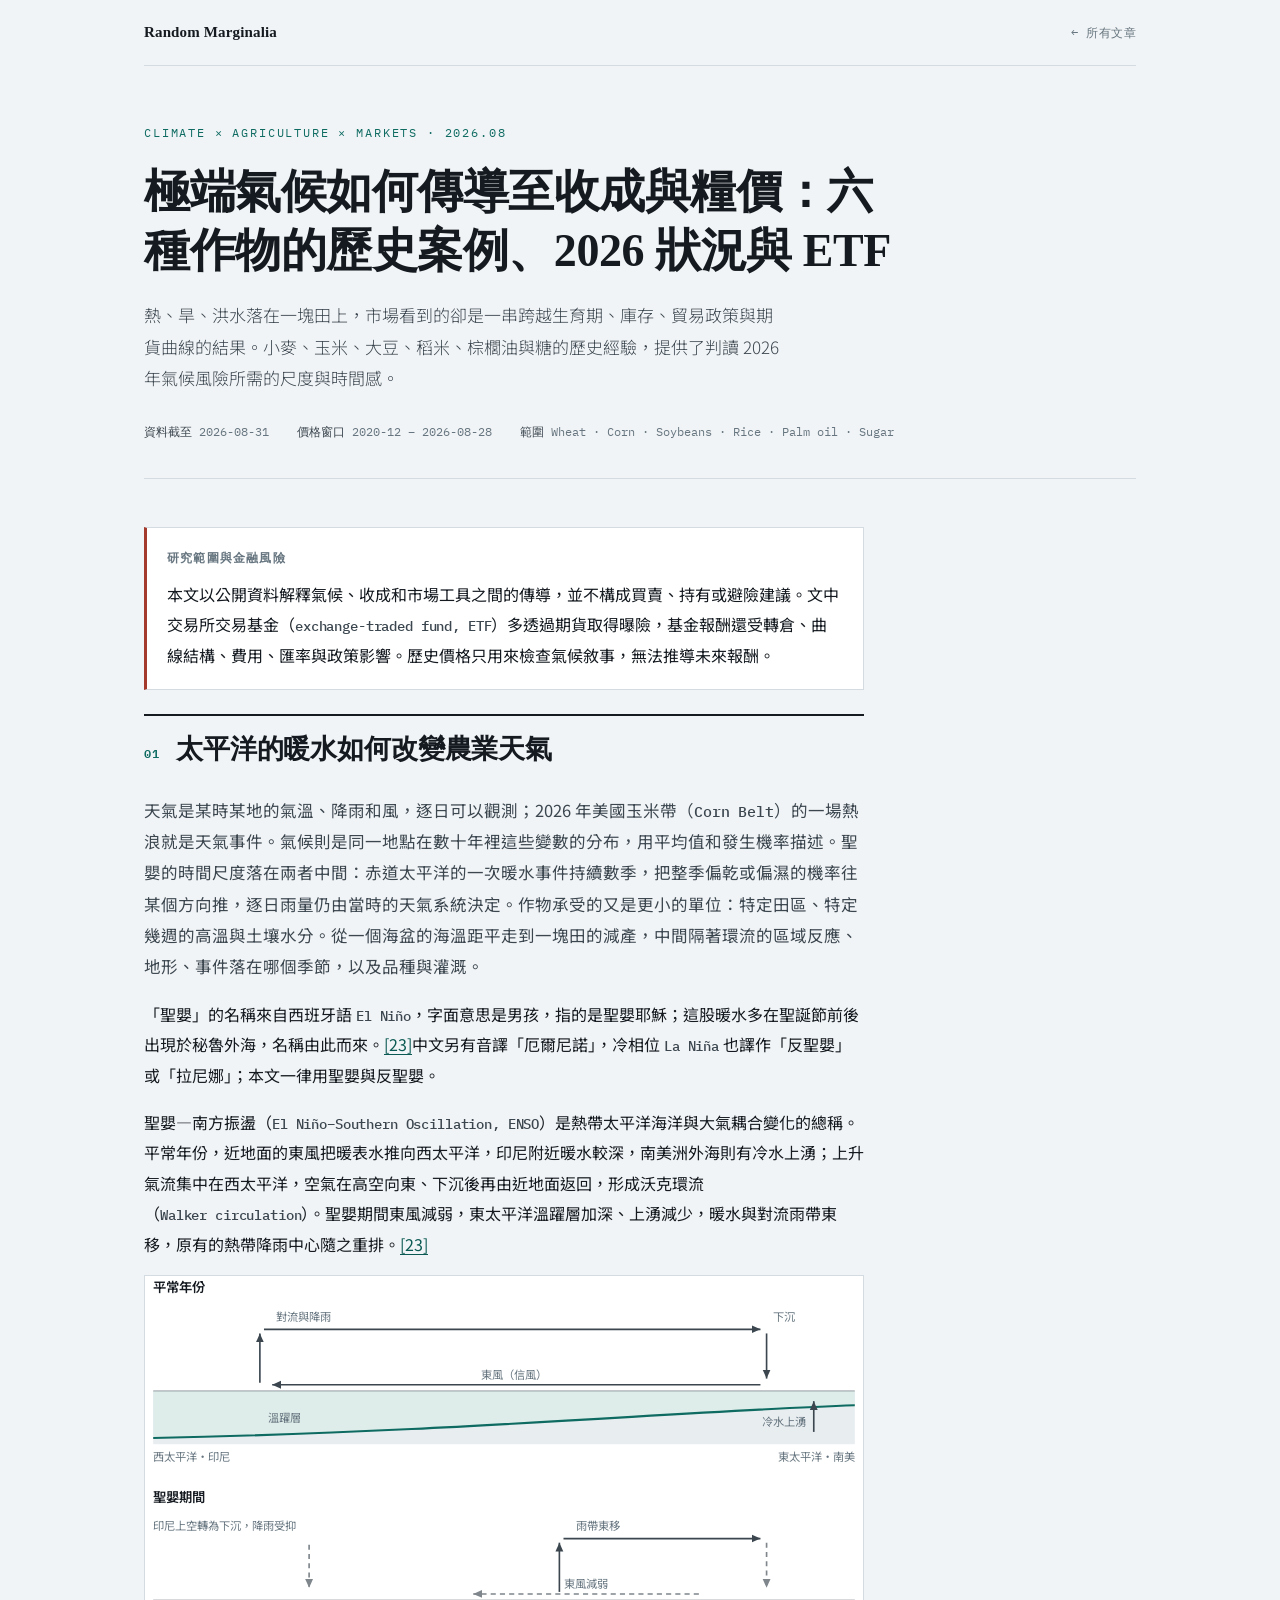
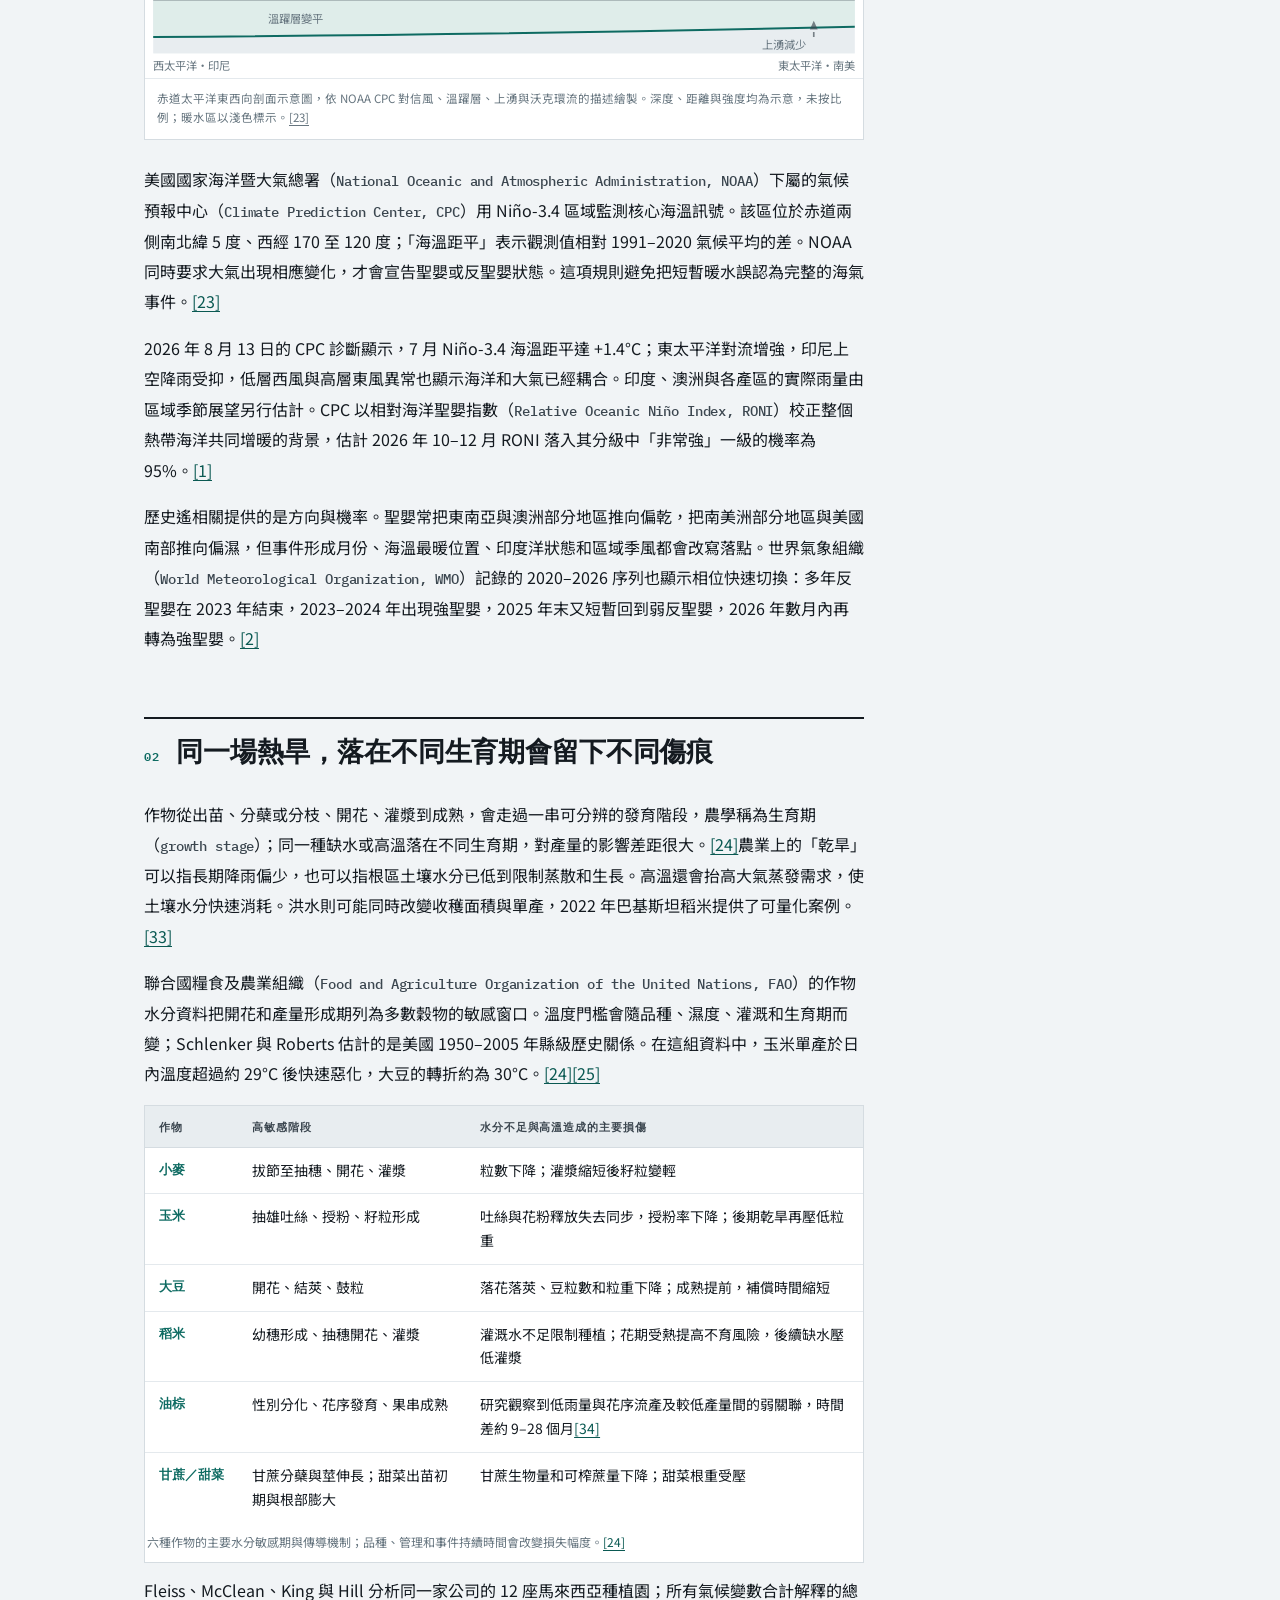
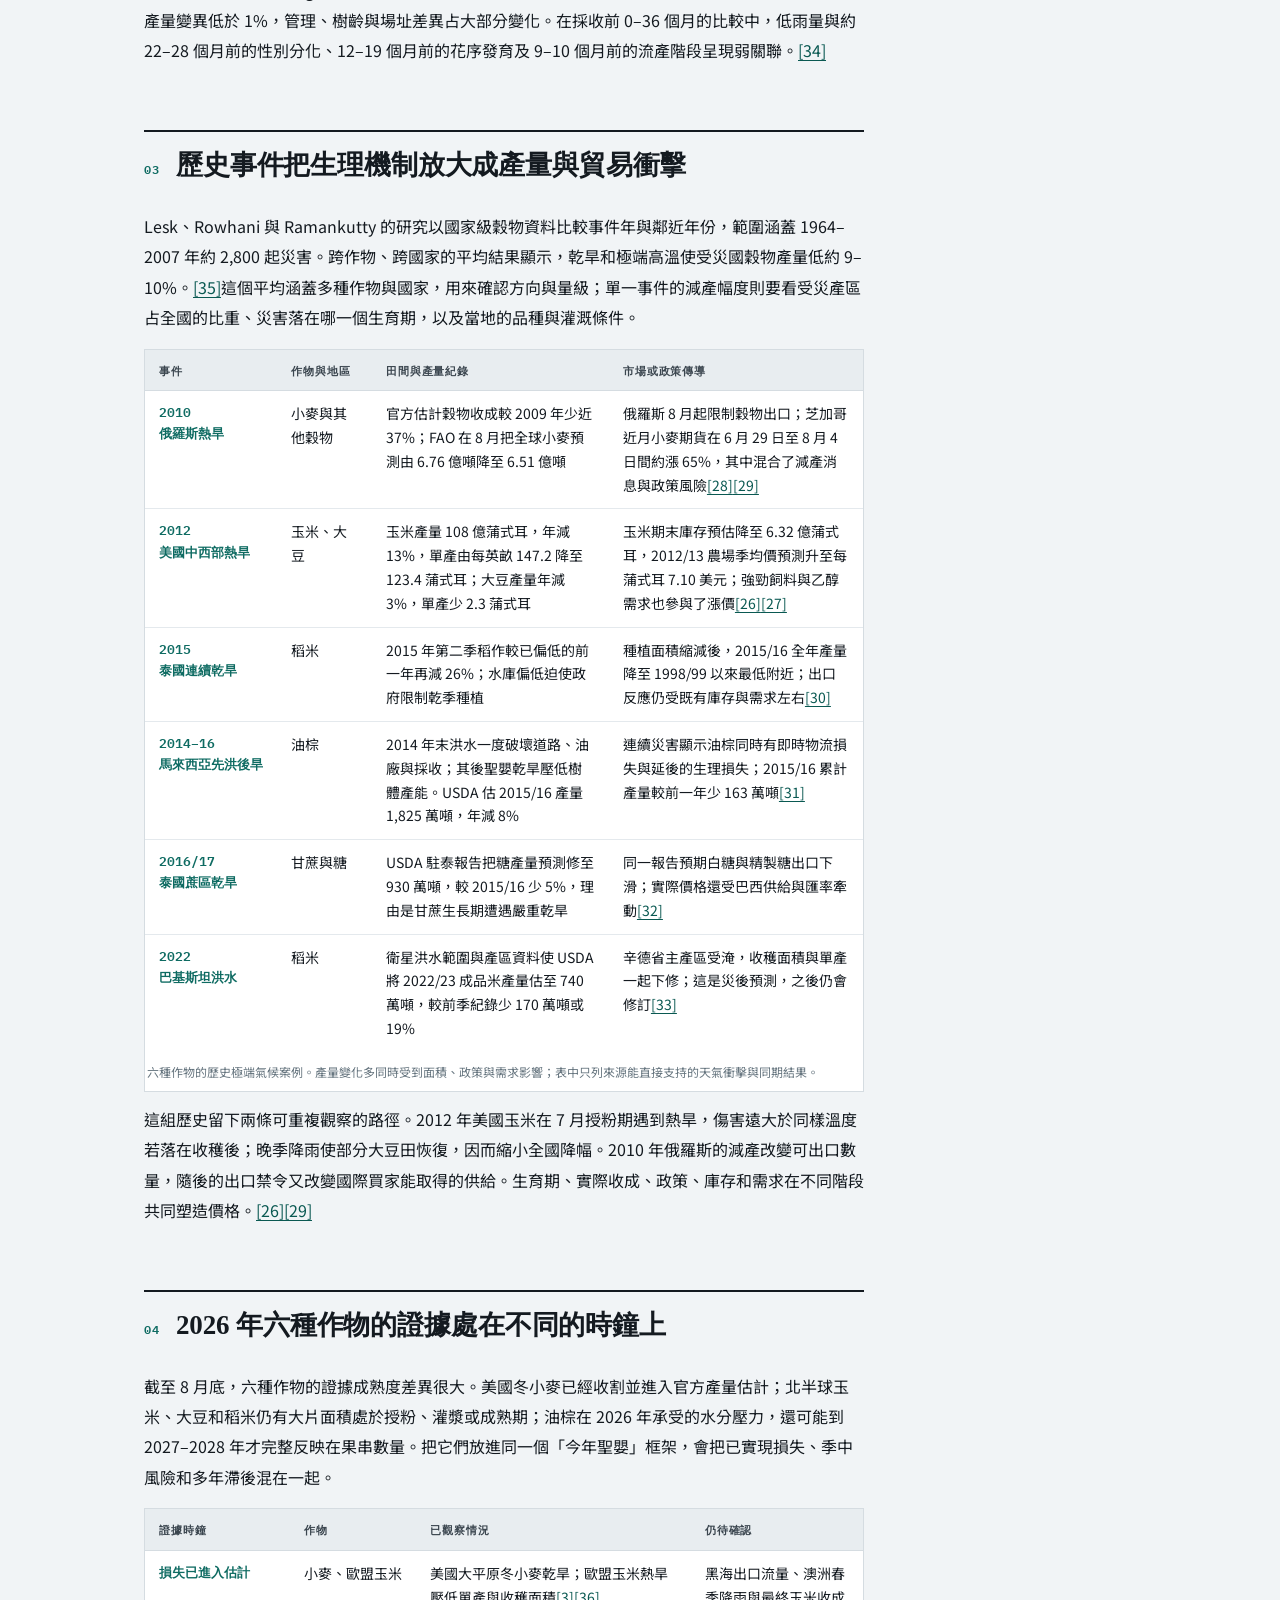
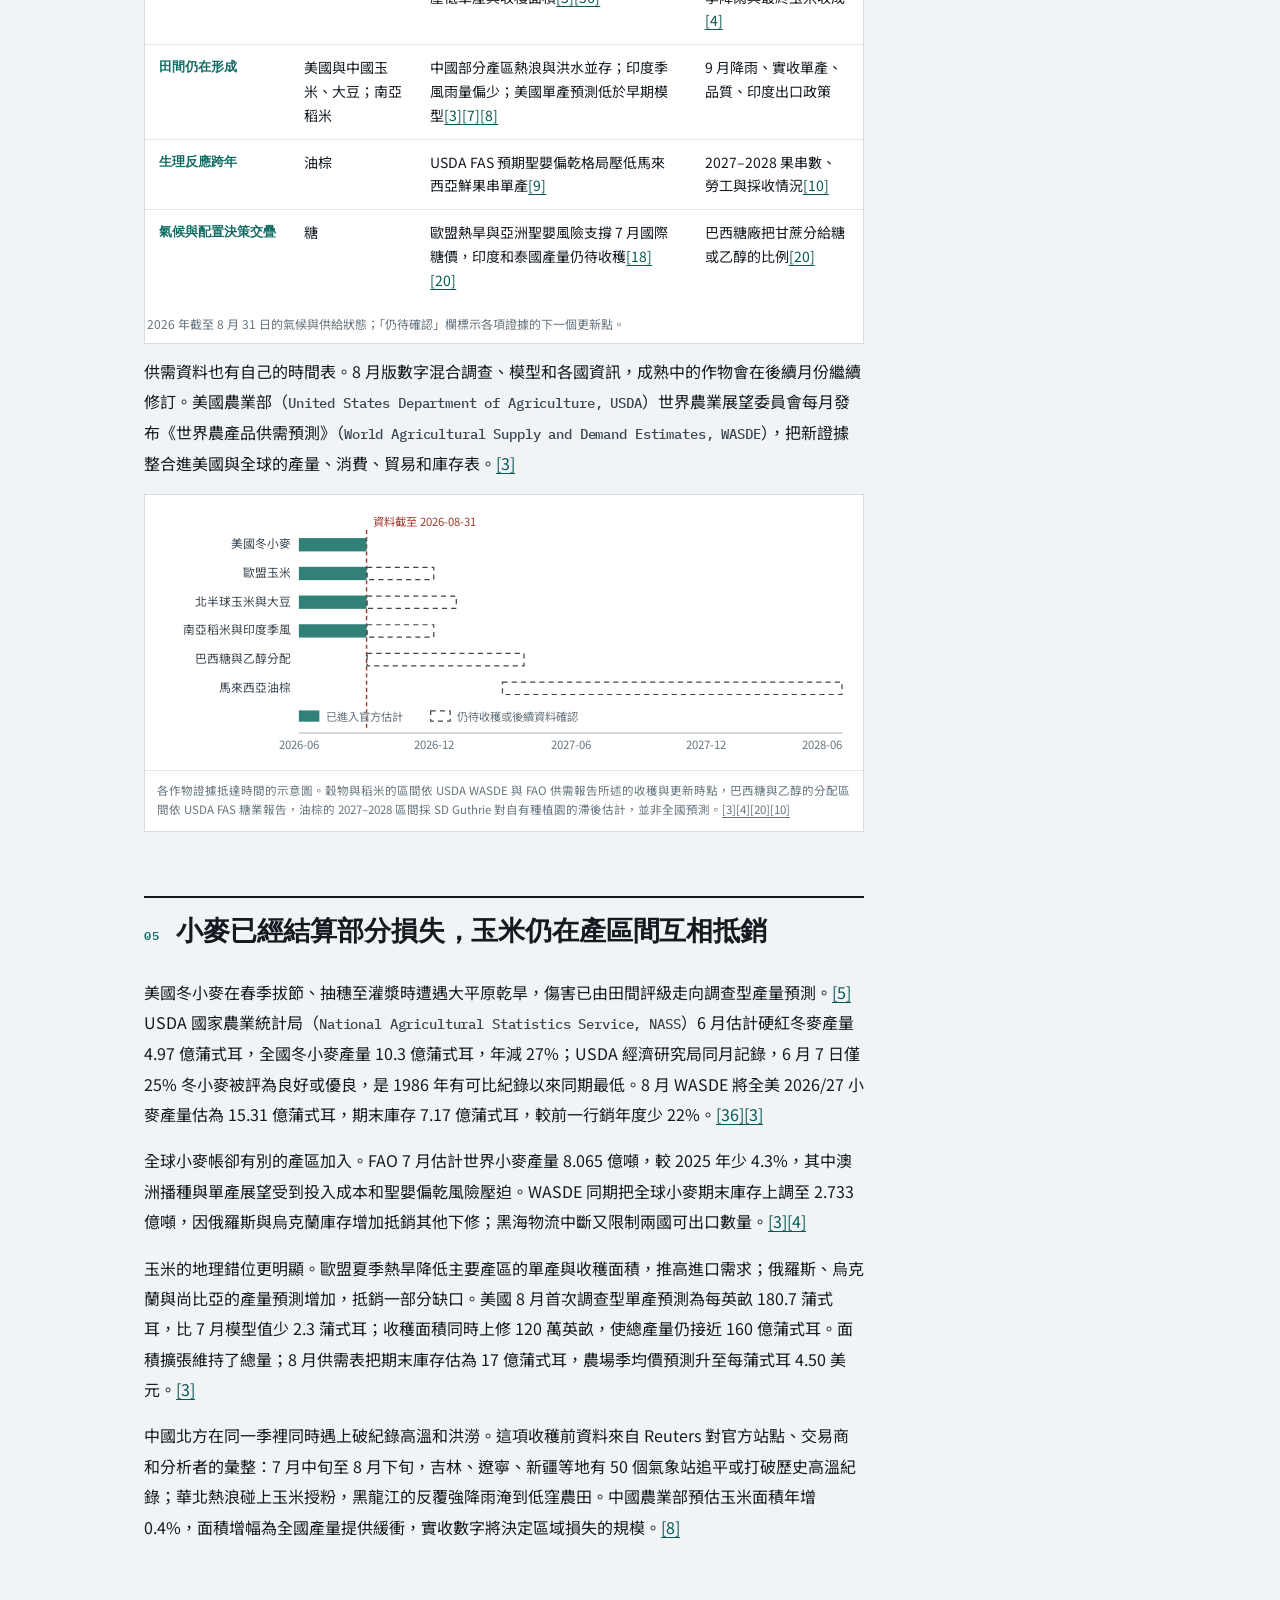
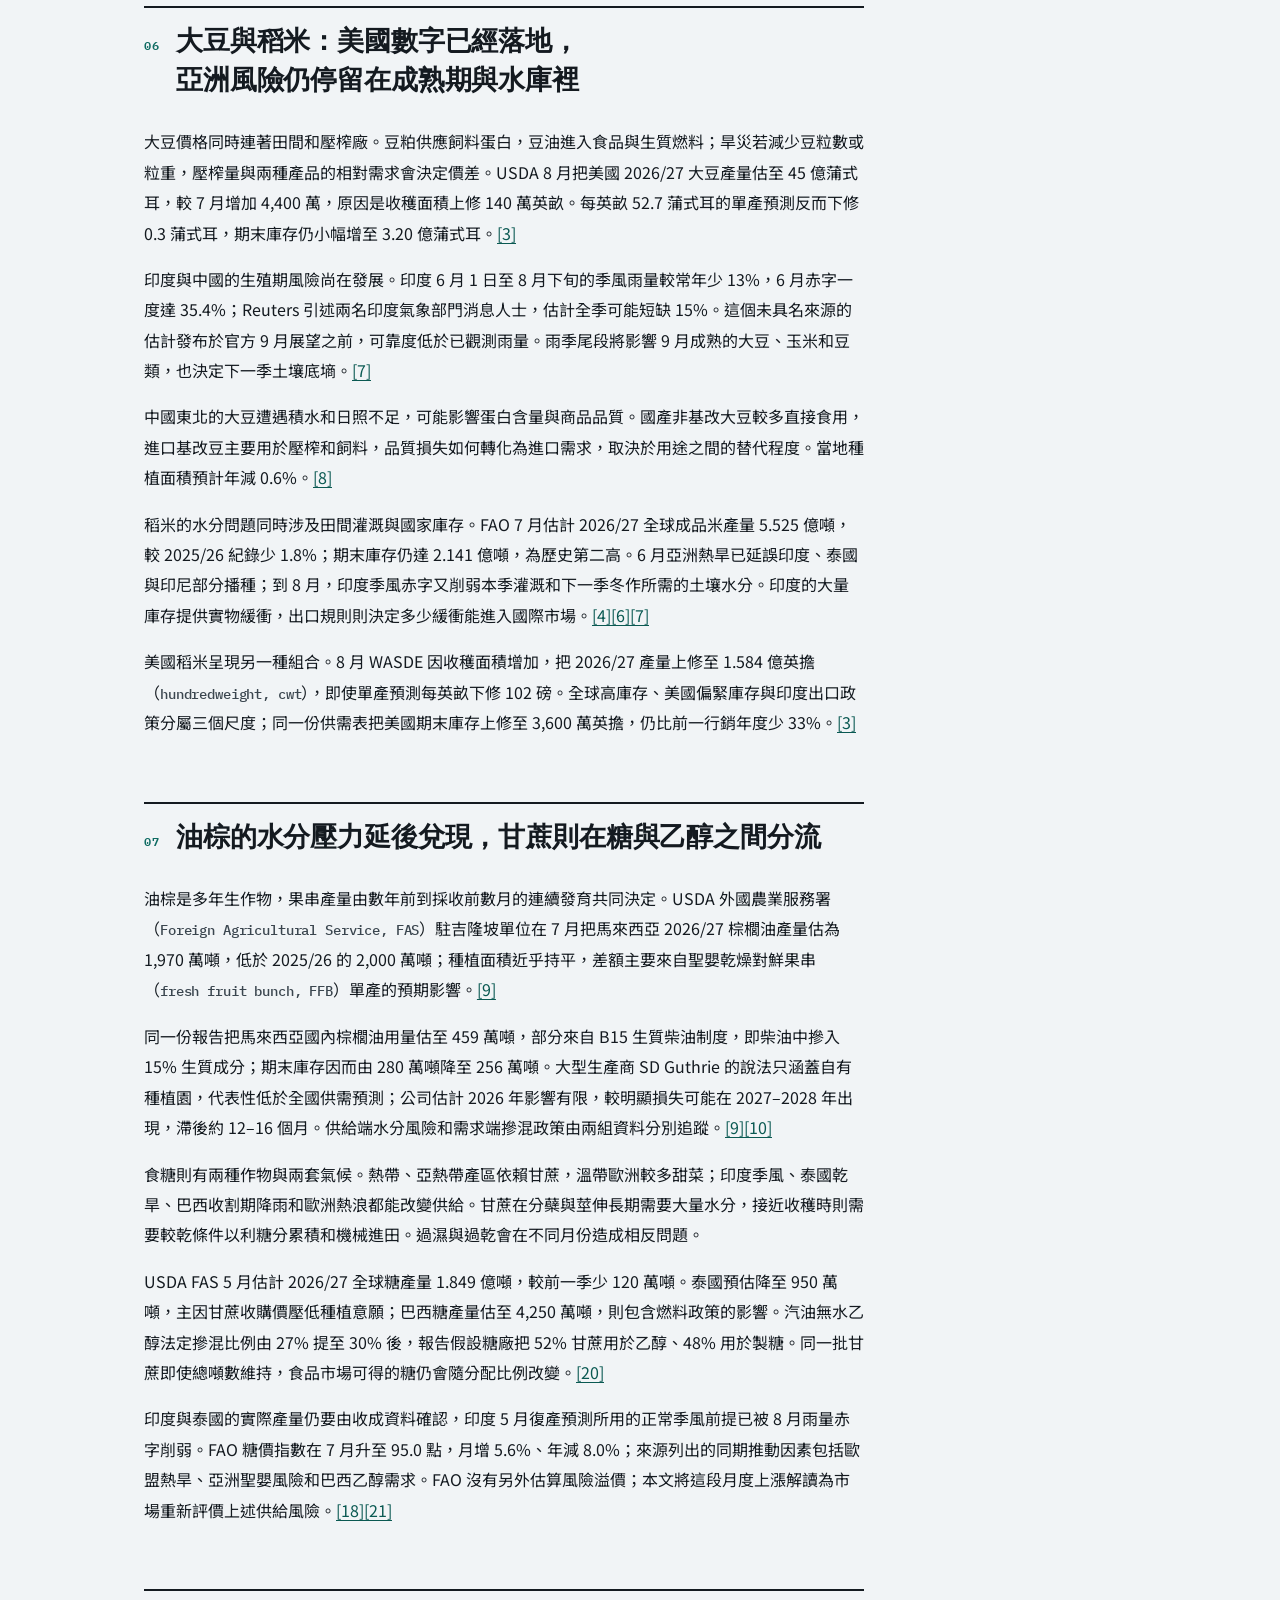
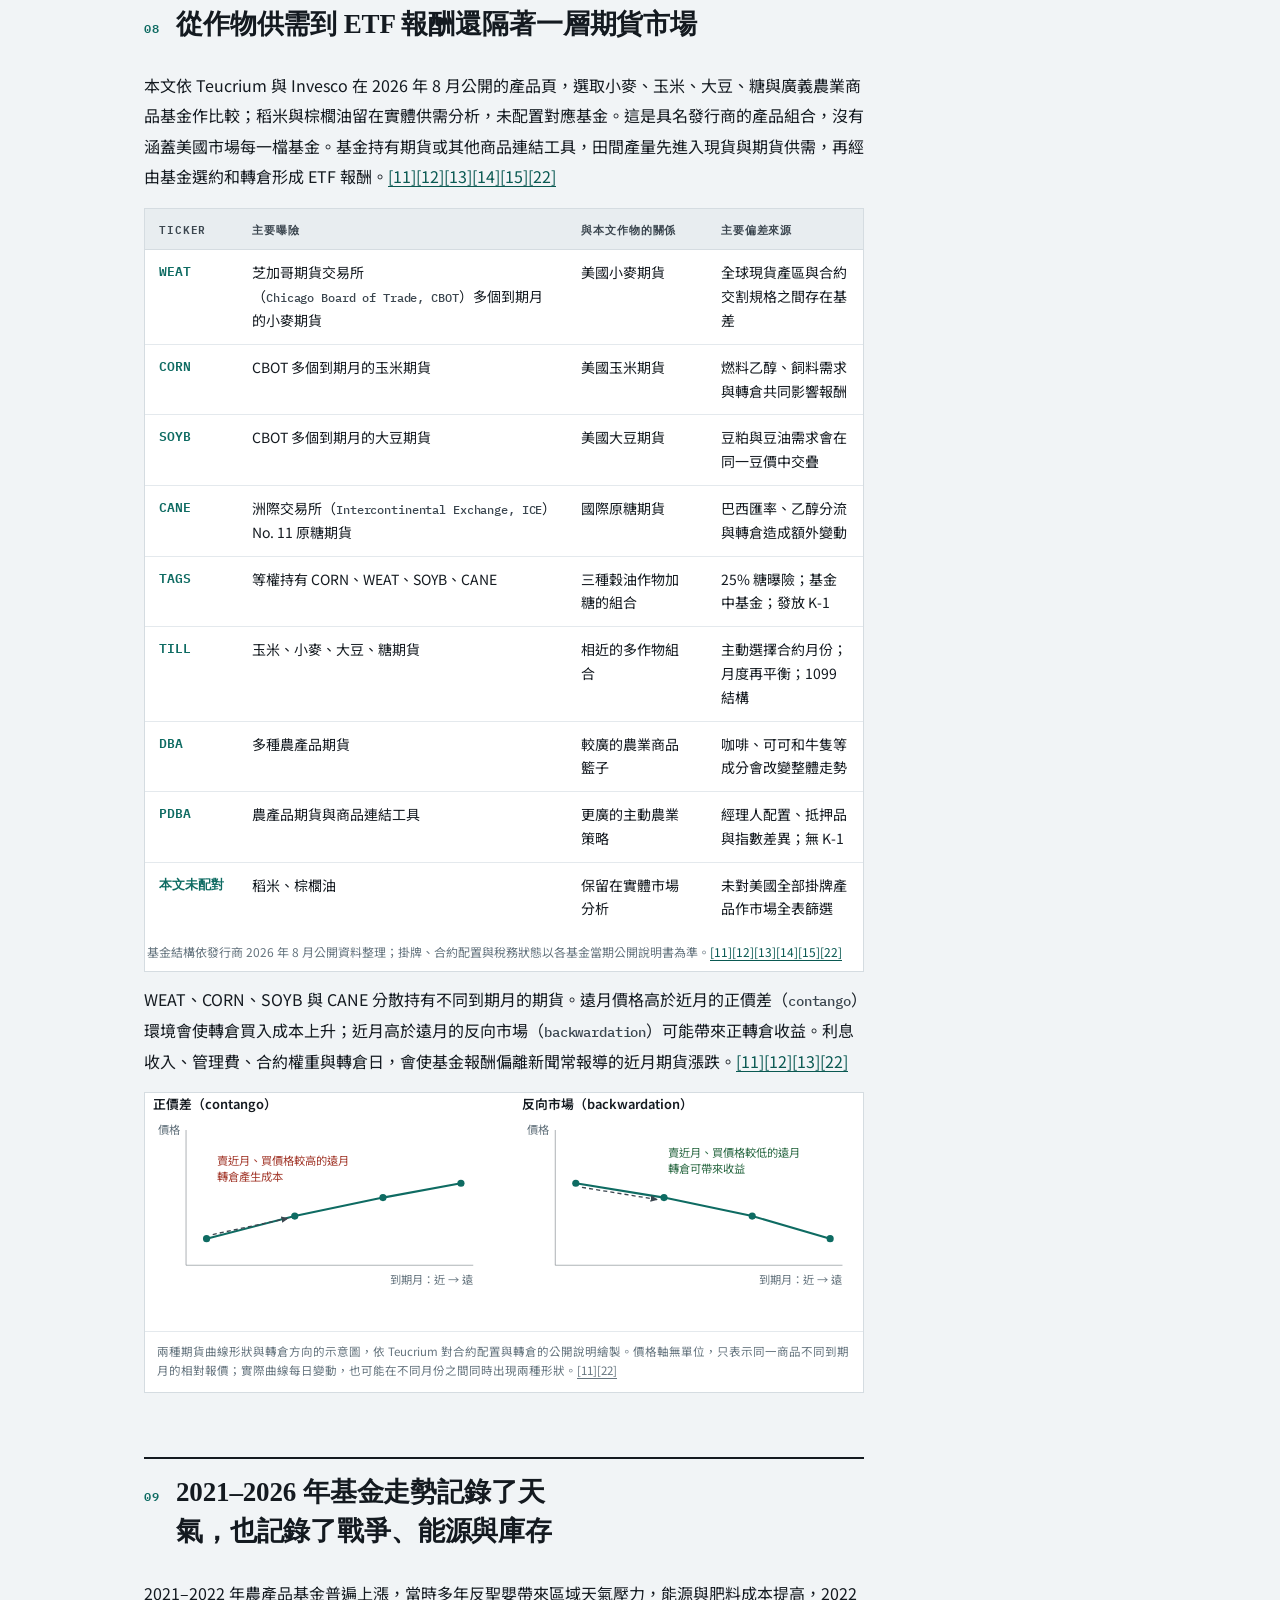
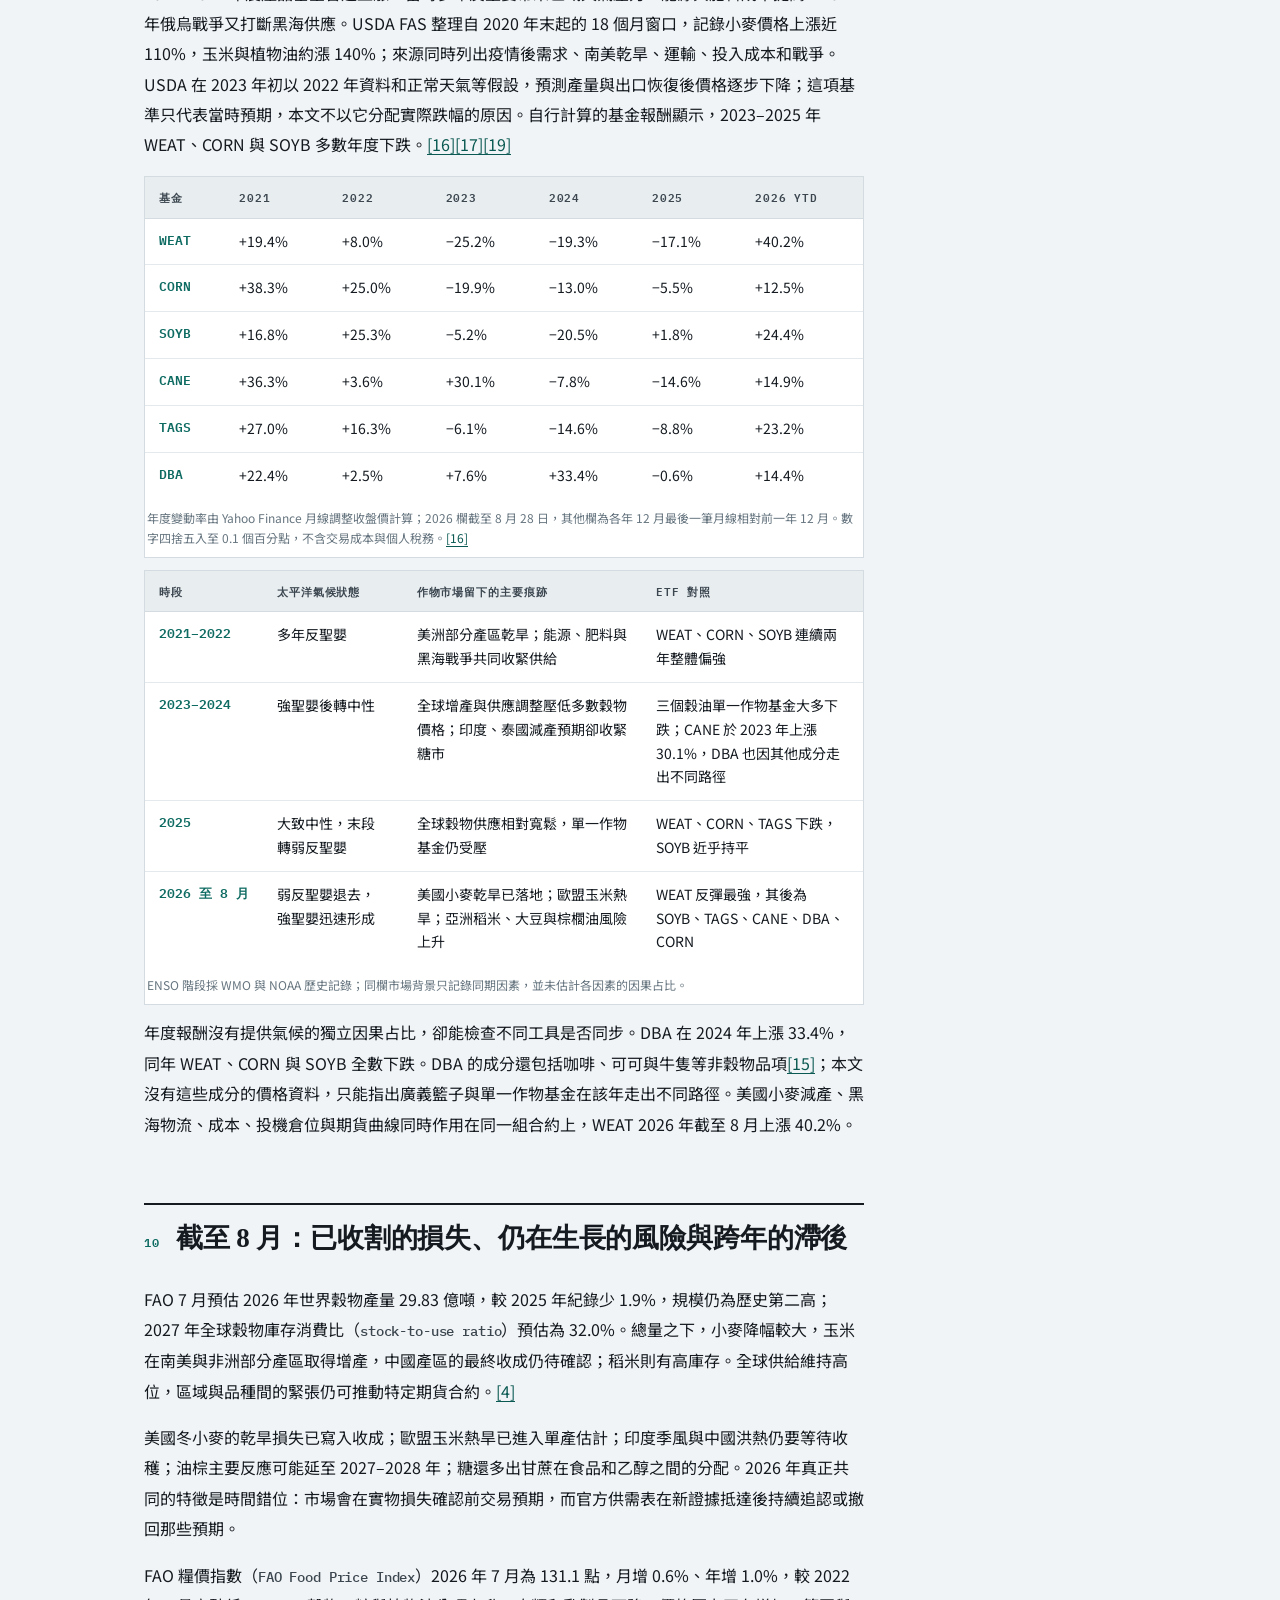
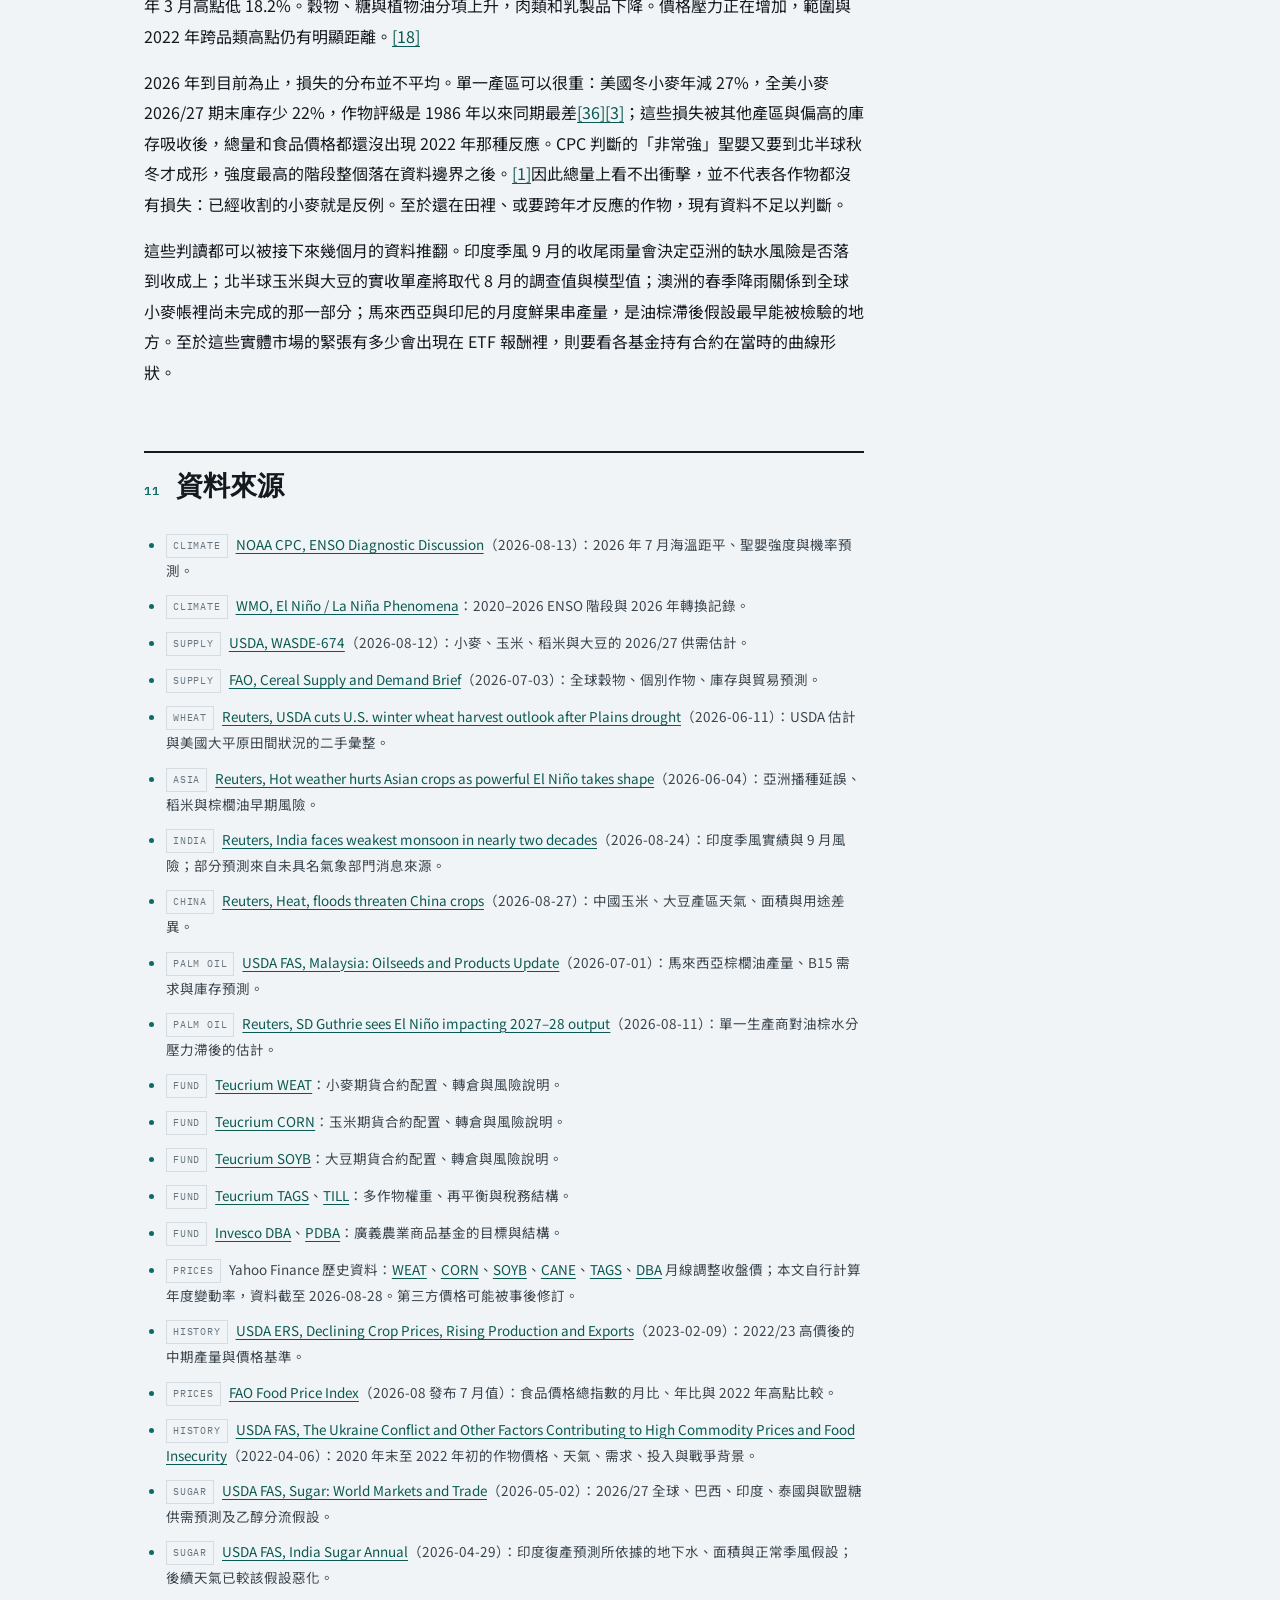
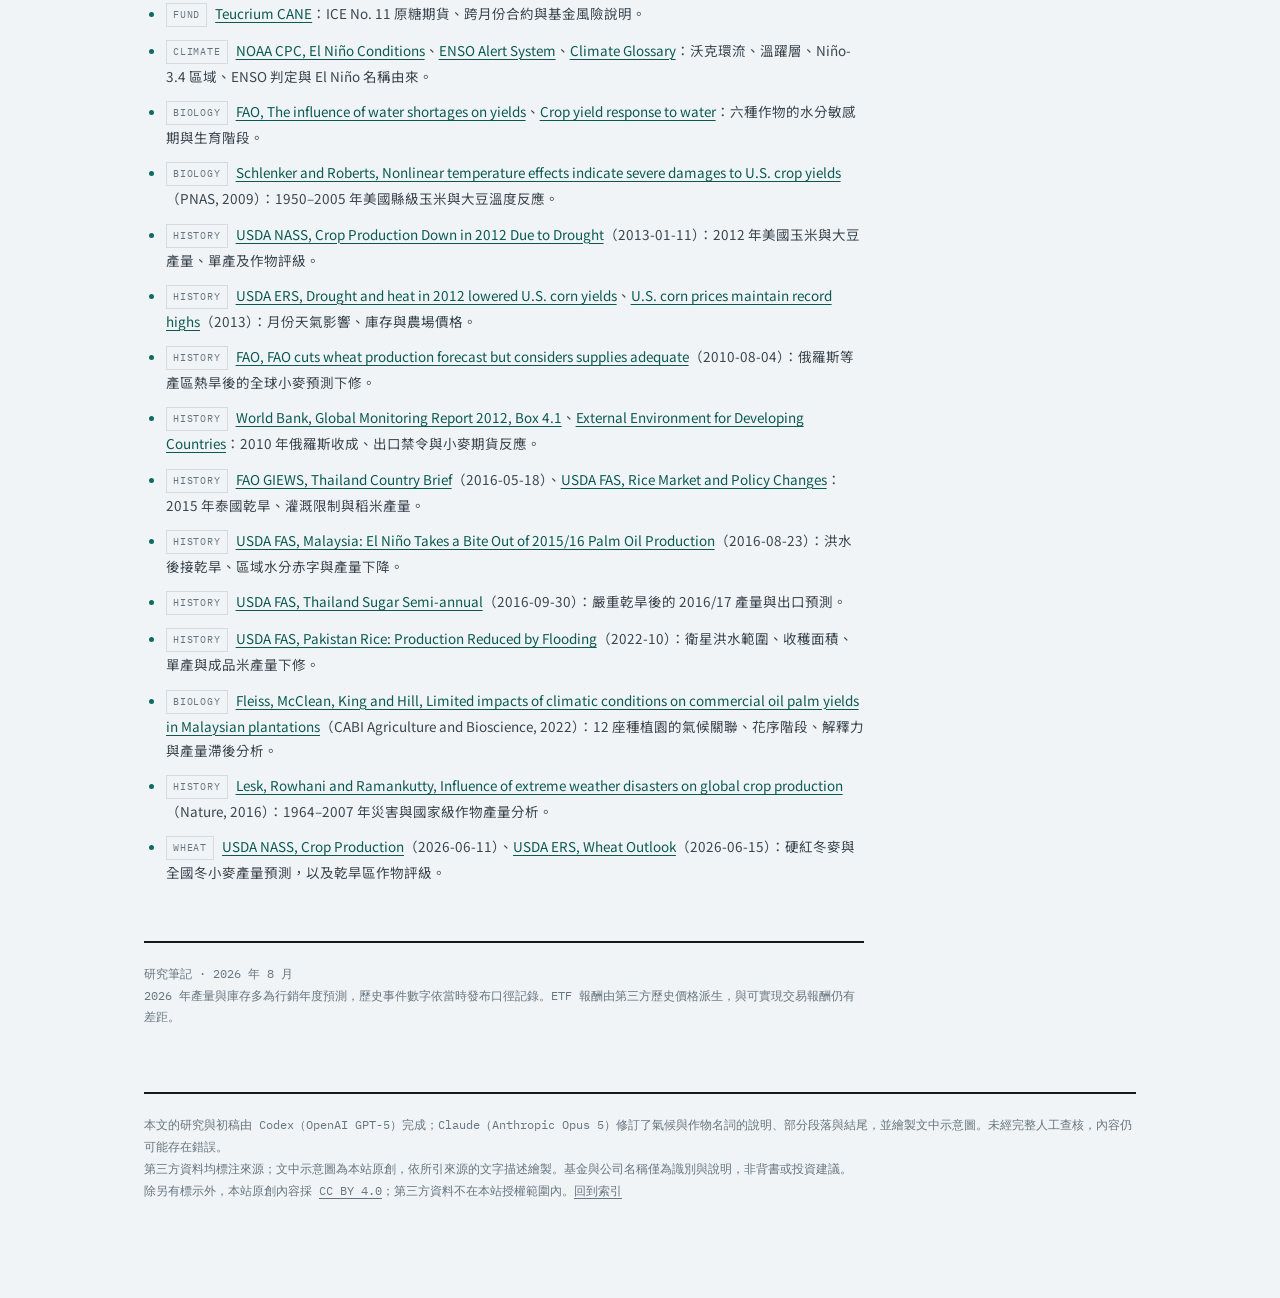
<file: posts/2026-08-climate-crops-etfs/index.html>
<!doctype html>
<html lang="zh-Hant">
<head>
<meta charset="utf-8">
<meta name="viewport" content="width=device-width, initial-scale=1">
<title>極端氣候如何傳導至收成與糧價：六種作物的歷史案例、2026 狀況與 ETF · Random Marginalia</title>
<meta name="description" content="從氣候機制、作物生育期與歷史災害出發，分析小麥、玉米、大豆、稻米、棕櫚油和糖在 2026 年的風險，以及農產品 ETF 與實體市場之間的距離。">
<meta property="og:type" content="article">
<meta property="og:title" content="極端氣候如何傳導至收成與糧價：六種作物的歷史案例、2026 狀況與 ETF">
<meta property="og:description" content="氣候機制、作物脆弱期、歷史衝擊、2026 供需與美股農產品 ETF 的完整傳導鏈。">
<link rel="preconnect" href="https://fonts.googleapis.com">
<link rel="preconnect" href="https://fonts.gstatic.com" crossorigin>
<link rel="stylesheet" href="https://fonts.googleapis.com/css2?family=IBM+Plex+Mono:wght@400;500;600&family=Noto+Sans+TC:wght@300;400;500;700&family=Noto+Serif+TC:wght@600;700;900&display=swap">
<link rel="stylesheet" href="../../assets/style.css">
</head>
<body>
<div class="wrap">

<nav class="sitenav">
  <a class="brand" href="../../">Random Marginalia</a>
  <span class="links"><a href="../../">← 所有文章</a></span>
</nav>

<header class="mast">
  <p class="kicker">Climate × Agriculture × Markets · 2026.08</p>
  <h1>極端氣候如何傳導至收成與糧價：六種作物的歷史案例、2026 狀況與 ETF</h1>
  <p class="dek">熱、旱、洪水落在一塊田上，市場看到的卻是一串跨越生育期、庫存、貿易政策與期貨曲線的結果。小麥、玉米、大豆、稻米、棕櫚油與糖的歷史經驗，提供了判讀 2026 年氣候風險所需的尺度與時間感。</p>
  <div class="meta">
    <span><b>資料截至</b> 2026-08-31</span>
    <span><b>價格窗口</b> 2020-12 – 2026-08-28</span>
    <span><b>範圍</b> Wheat · Corn · Soybeans · Rice · Palm oil · Sugar</span>
  </div>
</header>

<div class="col">

<div class="note crit">
  <h4>研究範圍與金融風險</h4>
  <p>本文以公開資料解釋氣候、收成和市場工具之間的傳導，並不構成買賣、持有或避險建議。文中交易所交易基金（<span class="en">exchange-traded fund, ETF</span>）多透過期貨取得曝險，基金報酬還受轉倉、曲線結構、費用、匯率與政策影響。歷史價格只用來檢查氣候敘事，無法推導未來報酬。</p>
</div>

<section>
  <div class="sec-head"><span class="sec-num">01</span><h2>太平洋的暖水如何改變農業天氣</h2></div>

  <p class="lead">天氣是某時某地的氣溫、降雨和風，逐日可以觀測；2026 年美國玉米帶（<span class="en">Corn Belt</span>）的一場熱浪就是天氣事件。氣候則是同一地點在數十年裡這些變數的分布，用平均值和發生機率描述。聖嬰的時間尺度落在兩者中間：赤道太平洋的一次暖水事件持續數季，把整季偏乾或偏濕的機率往某個方向推，逐日雨量仍由當時的天氣系統決定。作物承受的又是更小的單位：特定田區、特定幾週的高溫與土壤水分。從一個海盆的海溫距平走到一塊田的減產，中間隔著環流的區域反應、地形、事件落在哪個季節，以及品種與灌溉。</p>

  <p>「聖嬰」的名稱來自西班牙語 <span class="en">El Niño</span>，字面意思是男孩，指的是聖嬰耶穌；這股暖水多在聖誕節前後出現於秘魯外海，名稱由此而來。<a href="#s23">[23]</a>中文另有音譯「厄爾尼諾」，冷相位 <span class="en">La Niña</span> 也譯作「反聖嬰」或「拉尼娜」；本文一律用聖嬰與反聖嬰。</p>

  <p>聖嬰—南方振盪（<span class="en">El Niño–Southern Oscillation, ENSO</span>）是熱帶太平洋海洋與大氣耦合變化的總稱。平常年份，近地面的東風把暖表水推向西太平洋，印尼附近暖水較深，南美洲外海則有冷水上湧；上升氣流集中在西太平洋，空氣在高空向東、下沉後再由近地面返回，形成沃克環流（<span class="en">Walker circulation</span>）。聖嬰期間東風減弱，東太平洋溫躍層加深、上湧減少，暖水與對流雨帶東移，原有的熱帶降雨中心隨之重排。<a href="#s23">[23]</a></p>

  <figure class="diagram" id="fig-walker">
    <div class="canvas">
    <svg viewBox="0 0 700 392" role="img" aria-labelledby="fig-walker-t">
      <title id="fig-walker-t">平常年份與聖嬰期間的赤道太平洋剖面示意</title>
      <style>
        #fig-walker text{font-family:var(--f-body);fill:var(--muted);font-size:11px}
        #fig-walker .ttl{fill:var(--ink);font-size:13px;font-weight:600}
        #fig-walker .sea{fill:var(--surface-2)}
        #fig-walker .warm{fill:var(--accent-soft)}
        #fig-walker .thermo{fill:none;stroke:var(--accent);stroke-width:2}
        #fig-walker .flow{fill:none;stroke:var(--ink-2);stroke-width:1.6;marker-end:url(#wk-arrow)}
        #fig-walker .weak{stroke-dasharray:5 4;opacity:.65}
        #fig-walker .base{stroke:var(--ink-2);stroke-width:1;opacity:.4}
      </style>
      <defs>
        <marker id="wk-arrow" viewBox="0 0 10 10" refX="9" refY="5" markerWidth="6" markerHeight="6" orient="auto-start-reverse">
          <path d="M0,1 L9,5 L0,9 z" fill="var(--ink-2)"/>
        </marker>
      </defs>

      <g>
        <text class="ttl" x="8" y="16">平常年份</text>
        <rect class="sea" x="8" y="112" width="684" height="52"/>
        <path class="warm" d="M8,112 H692 V126 C520,132 300,152 8,158 Z"/>
        <path class="thermo" d="M8,158 C300,152 520,132 692,126"/>
        <line class="base" x1="8" y1="112" x2="692" y2="112"/>
        <path class="flow" d="M112,104 V56"/>
        <path class="flow" d="M116,52 H600"/>
        <path class="flow" d="M606,56 V100"/>
        <path class="flow" d="M600,106 H124"/>
        <path class="flow" d="M652,152 V122"/>
        <text x="128" y="44">對流與降雨</text>
        <text x="612" y="44">下沉</text>
        <text x="360" y="100" text-anchor="middle">東風（信風）</text>
        <text x="120" y="142">溫躍層</text>
        <text x="644" y="146" text-anchor="end">冷水上湧</text>
        <text x="8" y="180">西太平洋・印尼</text>
        <text x="692" y="180" text-anchor="end">東太平洋・南美</text>
      </g>

      <g transform="translate(0,204)">
        <text class="ttl" x="8" y="16">聖嬰期間</text>
        <rect class="sea" x="8" y="112" width="684" height="52"/>
        <path class="warm" d="M8,112 H692 V138 C520,142 300,146 8,148 Z"/>
        <path class="thermo" d="M8,148 C300,146 520,142 692,138"/>
        <line class="base" x1="8" y1="112" x2="692" y2="112"/>
        <path class="flow" d="M404,104 V56"/>
        <path class="flow" d="M408,52 H600"/>
        <path class="flow weak" d="M606,56 V100"/>
        <path class="flow weak" d="M540,106 H320"/>
        <path class="flow weak" d="M160,58 V100"/>
        <path class="flow weak" d="M652,148 V132"/>
        <text x="420" y="44">雨帶東移</text>
        <text x="8" y="44">印尼上空轉為下沉，降雨受抑</text>
        <text x="430" y="100" text-anchor="middle">東風減弱</text>
        <text x="120" y="134">溫躍層變平</text>
        <text x="644" y="160" text-anchor="end">上湧減少</text>
        <text x="8" y="180">西太平洋・印尼</text>
        <text x="692" y="180" text-anchor="end">東太平洋・南美</text>
      </g>
    </svg>
    </div>
    <figcaption>赤道太平洋東西向剖面示意圖，依 NOAA CPC 對信風、溫躍層、上湧與沃克環流的描述繪製。深度、距離與強度均為示意，未按比例；暖水區以淺色標示。<a href="#s23">[23]</a></figcaption>
  </figure>


  <p>美國國家海洋暨大氣總署（<span class="en">National Oceanic and Atmospheric Administration, NOAA</span>）下屬的氣候預報中心（<span class="en">Climate Prediction Center, CPC</span>）用 Niño-3.4 區域監測核心海溫訊號。該區位於赤道兩側南北緯 5 度、西經 170 至 120 度；「海溫距平」表示觀測值相對 1991–2020 氣候平均的差。NOAA 同時要求大氣出現相應變化，才會宣告聖嬰或反聖嬰狀態。這項規則避免把短暫暖水誤認為完整的海氣事件。<a href="#s23">[23]</a></p>

  <p>2026 年 8 月 13 日的 CPC 診斷顯示，7 月 Niño-3.4 海溫距平達 +1.4°C；東太平洋對流增強，印尼上空降雨受抑，低層西風與高層東風異常也顯示海洋和大氣已經耦合。印度、澳洲與各產區的實際雨量由區域季節展望另行估計。CPC 以相對海洋聖嬰指數（<span class="en">Relative Oceanic Niño Index, RONI</span>）校正整個熱帶海洋共同增暖的背景，估計 2026 年 10–12 月 RONI 落入其分級中「非常強」一級的機率為 95%。<a href="#s1">[1]</a></p>

  <p>歷史遙相關提供的是方向與機率。聖嬰常把東南亞與澳洲部分地區推向偏乾，把南美洲部分地區與美國南部推向偏濕，但事件形成月份、海溫最暖位置、印度洋狀態和區域季風都會改寫落點。世界氣象組織（<span class="en">World Meteorological Organization, WMO</span>）記錄的 2020–2026 序列也顯示相位快速切換：多年反聖嬰在 2023 年結束，2023–2024 年出現強聖嬰，2025 年末又短暫回到弱反聖嬰，2026 年數月內再轉為強聖嬰。<a href="#s2">[2]</a></p>
</section>

<section>
  <div class="sec-head"><span class="sec-num">02</span><h2>同一場熱旱，落在不同生育期會留下不同傷痕</h2></div>

  <p>作物從出苗、分蘗或分枝、開花、灌漿到成熟，會走過一串可分辨的發育階段，農學稱為生育期（<span class="en">growth stage</span>）；同一種缺水或高溫落在不同生育期，對產量的影響差距很大。<a href="#s24">[24]</a>農業上的「乾旱」可以指長期降雨偏少，也可以指根區土壤水分已低到限制蒸散和生長。高溫還會抬高大氣蒸發需求，使土壤水分快速消耗。洪水則可能同時改變收穫面積與單產，2022 年巴基斯坦稻米提供了可量化案例。<a href="#s33">[33]</a></p>

  <p>聯合國糧食及農業組織（<span class="en">Food and Agriculture Organization of the United Nations, FAO</span>）的作物水分資料把開花和產量形成期列為多數穀物的敏感窗口。溫度門檻會隨品種、濕度、灌溉和生育期而變；Schlenker 與 Roberts 估計的是美國 1950–2005 年縣級歷史關係。在這組資料中，玉米單產於日內溫度超過約 29°C 後快速惡化，大豆的轉折約為 30°C。<a href="#s24">[24]</a><a href="#s25">[25]</a></p>

  <div class="tw">
  <table>
    <caption>六種作物的主要水分敏感期與傳導機制；品種、管理和事件持續時間會改變損失幅度。<a href="#s24">[24]</a></caption>
    <thead><tr><th>作物</th><th>高敏感階段</th><th>水分不足與高溫造成的主要損傷</th></tr></thead>
    <tbody>
      <tr><td class="gate">小麥</td><td>拔節至抽穗、開花、灌漿</td><td>粒數下降；灌漿縮短後籽粒變輕</td></tr>
      <tr><td class="gate">玉米</td><td>抽雄吐絲、授粉、籽粒形成</td><td>吐絲與花粉釋放失去同步，授粉率下降；後期乾旱再壓低粒重</td></tr>
      <tr><td class="gate">大豆</td><td>開花、結莢、鼓粒</td><td>落花落莢、豆粒數和粒重下降；成熟提前，補償時間縮短</td></tr>
      <tr><td class="gate">稻米</td><td>幼穗形成、抽穗開花、灌漿</td><td>灌溉水不足限制種植；花期受熱提高不育風險，後續缺水壓低灌漿</td></tr>
      <tr><td class="gate">油棕</td><td>性別分化、花序發育、果串成熟</td><td>研究觀察到低雨量與花序流產及較低產量間的弱關聯，時間差約 9–28 個月<a href="#s34">[34]</a></td></tr>
      <tr><td class="gate">甘蔗／甜菜</td><td>甘蔗分蘗與莖伸長；甜菜出苗初期與根部膨大</td><td>甘蔗生物量和可榨蔗量下降；甜菜根重受壓</td></tr>
    </tbody>
  </table>
  </div>

  <p>Fleiss、McClean、King 與 Hill 分析同一家公司的 12 座馬來西亞種植園；所有氣候變數合計解釋的總產量變異低於 1%，管理、樹齡與場址差異占大部分變化。在採收前 0–36 個月的比較中，低雨量與約 22–28 個月前的性別分化、12–19 個月前的花序發育及 9–10 個月前的流產階段呈現弱關聯。<a href="#s34">[34]</a></p>
</section>

<section>
  <div class="sec-head"><span class="sec-num">03</span><h2>歷史事件把生理機制放大成產量與貿易衝擊</h2></div>

  <p>Lesk、Rowhani 與 Ramankutty 的研究以國家級穀物資料比較事件年與鄰近年份，範圍涵蓋 1964–2007 年約 2,800 起災害。跨作物、跨國家的平均結果顯示，乾旱和極端高溫使受災國穀物產量低約 9–10%。<a href="#s35">[35]</a>這個平均涵蓋多種作物與國家，用來確認方向與量級；單一事件的減產幅度則要看受災產區占全國的比重、災害落在哪一個生育期，以及當地的品種與灌溉條件。</p>

  <div class="tw">
  <table>
    <caption>六種作物的歷史極端氣候案例。產量變化多同時受到面積、政策與需求影響；表中只列來源能直接支持的天氣衝擊與同期結果。</caption>
    <thead><tr><th>事件</th><th>作物與地區</th><th>田間與產量紀錄</th><th>市場或政策傳導</th></tr></thead>
    <tbody>
      <tr><td class="gate">2010<br>俄羅斯熱旱</td><td>小麥與其他穀物</td><td>官方估計穀物收成較 2009 年少近 37%；FAO 在 8 月把全球小麥預測由 6.76 億噸降至 6.51 億噸</td><td>俄羅斯 8 月起限制穀物出口；芝加哥近月小麥期貨在 6 月 29 日至 8 月 4 日間約漲 65%，其中混合了減產消息與政策風險<a href="#s28">[28]</a><a href="#s29">[29]</a></td></tr>
      <tr><td class="gate">2012<br>美國中西部熱旱</td><td>玉米、大豆</td><td>玉米產量 108 億蒲式耳，年減 13%，單產由每英畝 147.2 降至 123.4 蒲式耳；大豆產量年減 3%，單產少 2.3 蒲式耳</td><td>玉米期末庫存預估降至 6.32 億蒲式耳，2012/13 農場季均價預測升至每蒲式耳 7.10 美元；強勁飼料與乙醇需求也參與了漲價<a href="#s26">[26]</a><a href="#s27">[27]</a></td></tr>
      <tr><td class="gate">2015<br>泰國連續乾旱</td><td>稻米</td><td>2015 年第二季稻作較已偏低的前一年再減 26%；水庫偏低迫使政府限制乾季種植</td><td>種植面積縮減後，2015/16 全年產量降至 1998/99 以來最低附近；出口反應仍受既有庫存與需求左右<a href="#s30">[30]</a></td></tr>
      <tr><td class="gate">2014–16<br>馬來西亞先洪後旱</td><td>油棕</td><td>2014 年末洪水一度破壞道路、油廠與採收；其後聖嬰乾旱壓低樹體產能。USDA 估 2015/16 產量 1,825 萬噸，年減 8%</td><td>連續災害顯示油棕同時有即時物流損失與延後的生理損失；2015/16 累計產量較前一年少 163 萬噸<a href="#s31">[31]</a></td></tr>
      <tr><td class="gate">2016/17<br>泰國蔗區乾旱</td><td>甘蔗與糖</td><td>USDA 駐泰報告把糖產量預測修至 930 萬噸，較 2015/16 少 5%，理由是甘蔗生長期遭遇嚴重乾旱</td><td>同一報告預期白糖與精製糖出口下滑；實際價格還受巴西供給與匯率牽動<a href="#s32">[32]</a></td></tr>
      <tr><td class="gate">2022<br>巴基斯坦洪水</td><td>稻米</td><td>衛星洪水範圍與產區資料使 USDA 將 2022/23 成品米產量估至 740 萬噸，較前季紀錄少 170 萬噸或 19%</td><td>辛德省主產區受淹，收穫面積與單產一起下修；這是災後預測，之後仍會修訂<a href="#s33">[33]</a></td></tr>
    </tbody>
  </table>
  </div>

  <p>這組歷史留下兩條可重複觀察的路徑。2012 年美國玉米在 7 月授粉期遇到熱旱，傷害遠大於同樣溫度若落在收穫後；晚季降雨使部分大豆田恢復，因而縮小全國降幅。2010 年俄羅斯的減產改變可出口數量，隨後的出口禁令又改變國際買家能取得的供給。生育期、實際收成、政策、庫存和需求在不同階段共同塑造價格。<a href="#s26">[26]</a><a href="#s29">[29]</a></p>
</section>

<section>
  <div class="sec-head"><span class="sec-num">04</span><h2>2026 年六種作物的證據處在不同的時鐘上</h2></div>

  <p>截至 8 月底，六種作物的證據成熟度差異很大。美國冬小麥已經收割並進入官方產量估計；北半球玉米、大豆和稻米仍有大片面積處於授粉、灌漿或成熟期；油棕在 2026 年承受的水分壓力，還可能到 2027–2028 年才完整反映在果串數量。把它們放進同一個「今年聖嬰」框架，會把已實現損失、季中風險和多年滯後混在一起。</p>

  <div class="tw">
  <table>
    <caption>2026 年截至 8 月 31 日的氣候與供給狀態；「仍待確認」欄標示各項證據的下一個更新點。</caption>
    <thead><tr><th>證據時鐘</th><th>作物</th><th>已觀察情況</th><th>仍待確認</th></tr></thead>
    <tbody>
      <tr><td class="gate">損失已進入估計</td><td>小麥、歐盟玉米</td><td>美國大平原冬小麥乾旱；歐盟玉米熱旱壓低單產與收穫面積<a href="#s3">[3]</a><a href="#s36">[36]</a></td><td>黑海出口流量、澳洲春季降雨與最終玉米收成<a href="#s4">[4]</a></td></tr>
      <tr><td class="gate">田間仍在形成</td><td>美國與中國玉米、大豆；南亞稻米</td><td>中國部分產區熱浪與洪水並存；印度季風雨量偏少；美國單產預測低於早期模型<a href="#s3">[3]</a><a href="#s7">[7]</a><a href="#s8">[8]</a></td><td>9 月降雨、實收單產、品質、印度出口政策</td></tr>
      <tr><td class="gate">生理反應跨年</td><td>油棕</td><td>USDA FAS 預期聖嬰偏乾格局壓低馬來西亞鮮果串單產<a href="#s9">[9]</a></td><td>2027–2028 果串數、勞工與採收情況<a href="#s10">[10]</a></td></tr>
      <tr><td class="gate">氣候與配置決策交疊</td><td>糖</td><td>歐盟熱旱與亞洲聖嬰風險支撐 7 月國際糖價，印度和泰國產量仍待收穫<a href="#s18">[18]</a><a href="#s20">[20]</a></td><td>巴西糖廠把甘蔗分給糖或乙醇的比例<a href="#s20">[20]</a></td></tr>
    </tbody>
  </table>
  </div>

  <p>供需資料也有自己的時間表。8 月版數字混合調查、模型和各國資訊，成熟中的作物會在後續月份繼續修訂。美國農業部（<span class="en">United States Department of Agriculture, USDA</span>）世界農業展望委員會每月發布《世界農產品供需預測》（<span class="en">World Agricultural Supply and Demand Estimates, WASDE</span>），把新證據整合進美國與全球的產量、消費、貿易和庫存表。<a href="#s3">[3]</a></p>

  <figure class="diagram" id="fig-clocks">
    <div class="canvas">
    <svg viewBox="0 0 700 268" role="img" aria-labelledby="fig-clocks-t">
      <title id="fig-clocks-t">六組證據抵達時間的比較</title>
      <style>
        #fig-clocks text{font-family:var(--f-body);fill:var(--muted);font-size:11px}
        #fig-clocks .row{fill:var(--ink-2);font-size:11.5px}
        #fig-clocks .done{fill:var(--accent);opacity:.85}
        #fig-clocks .open{fill:none;stroke:var(--ink-2);stroke-width:1.2;stroke-dasharray:5 4}
        #fig-clocks .axis{stroke:var(--ink-2);stroke-width:1;opacity:.4}
        #fig-clocks .now{stroke:var(--crit);stroke-width:1.4;stroke-dasharray:4 3}
        #fig-clocks .nowtx{fill:var(--crit);font-size:11px}
        #fig-clocks .tick{font-family:var(--f-mono);font-size:10px}
      </style>

      <line class="now" x1="216" y1="34" x2="216" y2="228"/>
      <text class="nowtx" x="222" y="30">資料截至 2026-08-31</text>

      <g class="tick">
        <text x="150" y="248" text-anchor="middle">2026-06</text>
        <text x="282" y="248" text-anchor="middle">2026-12</text>
        <text x="415" y="248" text-anchor="middle">2027-06</text>
        <text x="547" y="248" text-anchor="middle">2027-12</text>
        <text x="680" y="248" text-anchor="end">2028-06</text>
      </g>
      <line class="axis" x1="150" y1="232" x2="680" y2="232"/>

      <text class="row" x="142" y="52" text-anchor="end">美國冬小麥</text>
      <rect class="done" x="150" y="42" width="66" height="13"/>

      <text class="row" x="142" y="80" text-anchor="end">歐盟玉米</text>
      <rect class="done" x="150" y="70" width="66" height="13"/>
      <rect class="open" x="216.5" y="70.5" width="65" height="12"/>

      <text class="row" x="142" y="108" text-anchor="end">北半球玉米與大豆</text>
      <rect class="done" x="150" y="98" width="66" height="13"/>
      <rect class="open" x="216.5" y="98.5" width="87" height="12"/>

      <text class="row" x="142" y="136" text-anchor="end">南亞稻米與印度季風</text>
      <rect class="done" x="150" y="126" width="66" height="13"/>
      <rect class="open" x="216.5" y="126.5" width="65" height="12"/>

      <text class="row" x="142" y="164" text-anchor="end">巴西糖與乙醇分配</text>
      <rect class="open" x="216.5" y="154.5" width="153" height="12"/>

      <text class="row" x="142" y="192" text-anchor="end">馬來西亞油棕</text>
      <rect class="open" x="348.5" y="182.5" width="331" height="12"/>

      <g transform="translate(150,210)">
        <rect class="done" x="0" y="0" width="20" height="11"/>
        <text x="26" y="10">已進入官方估計</text>
        <rect class="open" x="128.5" y="0.5" width="19" height="10"/>
        <text x="154" y="10">仍待收穫或後續資料確認</text>
      </g>
    </svg>
    </div>
    <figcaption>各作物證據抵達時間的示意圖。穀物與稻米的區間依 USDA WASDE 與 FAO 供需報告所述的收穫與更新時點，巴西糖與乙醇的分配區間依 USDA FAS 糖業報告，油棕的 2027–2028 區間採 SD Guthrie 對自有種植園的滯後估計，並非全國預測。<a href="#s3">[3]</a><a href="#s4">[4]</a><a href="#s20">[20]</a><a href="#s10">[10]</a></figcaption>
  </figure>

</section>

<section>
  <div class="sec-head"><span class="sec-num">05</span><h2>小麥已經結算部分損失，玉米仍在產區間互相抵銷</h2></div>

  <p>美國冬小麥在春季拔節、抽穗至灌漿時遭遇大平原乾旱，傷害已由田間評級走向調查型產量預測。<a href="#s5">[5]</a> USDA 國家農業統計局（<span class="en">National Agricultural Statistics Service, NASS</span>）6 月估計硬紅冬麥產量 4.97 億蒲式耳，全國冬小麥產量 10.3 億蒲式耳，年減 27%；USDA 經濟研究局同月記錄，6 月 7 日僅 25% 冬小麥被評為良好或優良，是 1986 年有可比紀錄以來同期最低。8 月 WASDE 將全美 2026/27 小麥產量估為 15.31 億蒲式耳，期末庫存 7.17 億蒲式耳，較前一行銷年度少 22%。<a href="#s36">[36]</a><a href="#s3">[3]</a></p>

  <p>全球小麥帳卻有別的產區加入。FAO 7 月估計世界小麥產量 8.065 億噸，較 2025 年少 4.3%，其中澳洲播種與單產展望受到投入成本和聖嬰偏乾風險壓迫。WASDE 同期把全球小麥期末庫存上調至 2.733 億噸，因俄羅斯與烏克蘭庫存增加抵銷其他下修；黑海物流中斷又限制兩國可出口數量。<a href="#s3">[3]</a><a href="#s4">[4]</a></p>

  <p>玉米的地理錯位更明顯。歐盟夏季熱旱降低主要產區的單產與收穫面積，推高進口需求；俄羅斯、烏克蘭與尚比亞的產量預測增加，抵銷一部分缺口。美國 8 月首次調查型單產預測為每英畝 180.7 蒲式耳，比 7 月模型值少 2.3 蒲式耳；收穫面積同時上修 120 萬英畝，使總產量仍接近 160 億蒲式耳。面積擴張維持了總量；8 月供需表把期末庫存估為 17 億蒲式耳，農場季均價預測升至每蒲式耳 4.50 美元。<a href="#s3">[3]</a></p>

  <p>中國北方在同一季裡同時遇上破紀錄高溫和洪澇。這項收穫前資料來自 Reuters 對官方站點、交易商和分析者的彙整：7 月中旬至 8 月下旬，吉林、遼寧、新疆等地有 50 個氣象站追平或打破歷史高溫紀錄；華北熱浪碰上玉米授粉，黑龍江的反覆強降雨淹到低窪農田。中國農業部預估玉米面積年增 0.4%，面積增幅為全國產量提供緩衝，實收數字將決定區域損失的規模。<a href="#s8">[8]</a></p>
</section>

<section>
  <div class="sec-head"><span class="sec-num">06</span><h2>大豆與稻米：美國數字已經落地，亞洲風險仍停留在成熟期與水庫裡</h2></div>

  <p>大豆價格同時連著田間和壓榨廠。豆粕供應飼料蛋白，豆油進入食品與生質燃料；旱災若減少豆粒數或粒重，壓榨量與兩種產品的相對需求會決定價差。USDA 8 月把美國 2026/27 大豆產量估至 45 億蒲式耳，較 7 月增加 4,400 萬，原因是收穫面積上修 140 萬英畝。每英畝 52.7 蒲式耳的單產預測反而下修 0.3 蒲式耳，期末庫存仍小幅增至 3.20 億蒲式耳。<a href="#s3">[3]</a></p>

  <p>印度與中國的生殖期風險尚在發展。印度 6 月 1 日至 8 月下旬的季風雨量較常年少 13%，6 月赤字一度達 35.4%；Reuters 引述兩名印度氣象部門消息人士，估計全季可能短缺 15%。這個未具名來源的估計發布於官方 9 月展望之前，可靠度低於已觀測雨量。雨季尾段將影響 9 月成熟的大豆、玉米和豆類，也決定下一季土壤底墒。<a href="#s7">[7]</a></p>

  <p>中國東北的大豆遭遇積水和日照不足，可能影響蛋白含量與商品品質。國產非基改大豆較多直接食用，進口基改豆主要用於壓榨和飼料，品質損失如何轉化為進口需求，取決於用途之間的替代程度。當地種植面積預計年減 0.6%。<a href="#s8">[8]</a></p>

  <p>稻米的水分問題同時涉及田間灌溉與國家庫存。FAO 7 月估計 2026/27 全球成品米產量 5.525 億噸，較 2025/26 紀錄少 1.8%；期末庫存仍達 2.141 億噸，為歷史第二高。6 月亞洲熱旱已延誤印度、泰國與印尼部分播種；到 8 月，印度季風赤字又削弱本季灌溉和下一季冬作所需的土壤水分。印度的大量庫存提供實物緩衝，出口規則則決定多少緩衝能進入國際市場。<a href="#s4">[4]</a><a href="#s6">[6]</a><a href="#s7">[7]</a></p>

  <p>美國稻米呈現另一種組合。8 月 WASDE 因收穫面積增加，把 2026/27 產量上修至 1.584 億英擔（<span class="en">hundredweight, cwt</span>），即使單產預測每英畝下修 102 磅。全球高庫存、美國偏緊庫存與印度出口政策分屬三個尺度；同一份供需表把美國期末庫存上修至 3,600 萬英擔，仍比前一行銷年度少 33%。<a href="#s3">[3]</a></p>
</section>

<section>
  <div class="sec-head"><span class="sec-num">07</span><h2>油棕的水分壓力延後兌現，甘蔗則在糖與乙醇之間分流</h2></div>

  <p>油棕是多年生作物，果串產量由數年前到採收前數月的連續發育共同決定。USDA 外國農業服務署（<span class="en">Foreign Agricultural Service, FAS</span>）駐吉隆坡單位在 7 月把馬來西亞 2026/27 棕櫚油產量估為 1,970 萬噸，低於 2025/26 的 2,000 萬噸；種植面積近乎持平，差額主要來自聖嬰乾燥對鮮果串（<span class="en">fresh fruit bunch, FFB</span>）單產的預期影響。<a href="#s9">[9]</a></p>

  <p>同一份報告把馬來西亞國內棕櫚油用量估至 459 萬噸，部分來自 B15 生質柴油制度，即柴油中摻入 15% 生質成分；期末庫存因而由 280 萬噸降至 256 萬噸。大型生產商 SD Guthrie 的說法只涵蓋自有種植園，代表性低於全國供需預測；公司估計 2026 年影響有限，較明顯損失可能在 2027–2028 年出現，滯後約 12–16 個月。供給端水分風險和需求端摻混政策由兩組資料分別追蹤。<a href="#s9">[9]</a><a href="#s10">[10]</a></p>

  <p>食糖則有兩種作物與兩套氣候。熱帶、亞熱帶產區依賴甘蔗，溫帶歐洲較多甜菜；印度季風、泰國乾旱、巴西收割期降雨和歐洲熱浪都能改變供給。甘蔗在分蘗與莖伸長期需要大量水分，接近收穫時則需要較乾條件以利糖分累積和機械進田。過濕與過乾會在不同月份造成相反問題。</p>

  <p>USDA FAS 5 月估計 2026/27 全球糖產量 1.849 億噸，較前一季少 120 萬噸。泰國預估降至 950 萬噸，主因甘蔗收購價壓低種植意願；巴西糖產量估至 4,250 萬噸，則包含燃料政策的影響。汽油無水乙醇法定摻混比例由 27% 提至 30% 後，報告假設糖廠把 52% 甘蔗用於乙醇、48% 用於製糖。同一批甘蔗即使總噸數維持，食品市場可得的糖仍會隨分配比例改變。<a href="#s20">[20]</a></p>

  <p>印度與泰國的實際產量仍要由收成資料確認，印度 5 月復產預測所用的正常季風前提已被 8 月雨量赤字削弱。FAO 糖價指數在 7 月升至 95.0 點，月增 5.6%、年減 8.0%；來源列出的同期推動因素包括歐盟熱旱、亞洲聖嬰風險和巴西乙醇需求。FAO 沒有另外估算風險溢價；本文將這段月度上漲解讀為市場重新評價上述供給風險。<a href="#s18">[18]</a><a href="#s21">[21]</a></p>
</section>

<section>
  <div class="sec-head"><span class="sec-num">08</span><h2>從作物供需到 ETF 報酬還隔著一層期貨市場</h2></div>

  <p>本文依 Teucrium 與 Invesco 在 2026 年 8 月公開的產品頁，選取小麥、玉米、大豆、糖與廣義農業商品基金作比較；稻米與棕櫚油留在實體供需分析，未配置對應基金。這是具名發行商的產品組合，沒有涵蓋美國市場每一檔基金。基金持有期貨或其他商品連結工具，田間產量先進入現貨與期貨供需，再經由基金選約和轉倉形成 ETF 報酬。<a href="#s11">[11]</a><a href="#s12">[12]</a><a href="#s13">[13]</a><a href="#s14">[14]</a><a href="#s15">[15]</a><a href="#s22">[22]</a></p>

  <div class="tw">
  <table>
    <caption>基金結構依發行商 2026 年 8 月公開資料整理；掛牌、合約配置與稅務狀態以各基金當期公開說明書為準。<a href="#s11">[11]</a><a href="#s12">[12]</a><a href="#s13">[13]</a><a href="#s14">[14]</a><a href="#s15">[15]</a><a href="#s22">[22]</a></caption>
    <thead><tr><th>Ticker</th><th>主要曝險</th><th>與本文作物的關係</th><th>主要偏差來源</th></tr></thead>
    <tbody>
      <tr><td class="gate">WEAT</td><td>芝加哥期貨交易所（<span class="en">Chicago Board of Trade, CBOT</span>）多個到期月的小麥期貨</td><td>美國小麥期貨</td><td>全球現貨產區與合約交割規格之間存在基差</td></tr>
      <tr><td class="gate">CORN</td><td>CBOT 多個到期月的玉米期貨</td><td>美國玉米期貨</td><td>燃料乙醇、飼料需求與轉倉共同影響報酬</td></tr>
      <tr><td class="gate">SOYB</td><td>CBOT 多個到期月的大豆期貨</td><td>美國大豆期貨</td><td>豆粕與豆油需求會在同一豆價中交疊</td></tr>
      <tr><td class="gate">CANE</td><td>洲際交易所（<span class="en">Intercontinental Exchange, ICE</span>）No. 11 原糖期貨</td><td>國際原糖期貨</td><td>巴西匯率、乙醇分流與轉倉造成額外變動</td></tr>
      <tr><td class="gate">TAGS</td><td>等權持有 CORN、WEAT、SOYB、CANE</td><td>三種穀油作物加糖的組合</td><td>25% 糖曝險；基金中基金；發放 K-1</td></tr>
      <tr><td class="gate">TILL</td><td>玉米、小麥、大豆、糖期貨</td><td>相近的多作物組合</td><td>主動選擇合約月份；月度再平衡；1099 結構</td></tr>
      <tr><td class="gate">DBA</td><td>多種農產品期貨</td><td>較廣的農業商品籃子</td><td>咖啡、可可和牛隻等成分會改變整體走勢</td></tr>
      <tr><td class="gate">PDBA</td><td>農產品期貨與商品連結工具</td><td>更廣的主動農業策略</td><td>經理人配置、抵押品與指數差異；無 K-1</td></tr>
      <tr><td class="gate">本文未配對</td><td>稻米、棕櫚油</td><td>保留在實體市場分析</td><td>未對美國全部掛牌產品作市場全表篩選</td></tr>
    </tbody>
  </table>
  </div>

  <p>WEAT、CORN、SOYB 與 CANE 分散持有不同到期月的期貨。遠月價格高於近月的正價差（<span class="en">contango</span>）環境會使轉倉買入成本上升；近月高於遠月的反向市場（<span class="en">backwardation</span>）可能帶來正轉倉收益。利息收入、管理費、合約權重與轉倉日，會使基金報酬偏離新聞常報導的近月期貨漲跌。<a href="#s11">[11]</a><a href="#s12">[12]</a><a href="#s13">[13]</a><a href="#s22">[22]</a></p>

  <figure class="diagram" id="fig-curve">
    <div class="canvas">
    <svg viewBox="0 0 700 232" role="img" aria-labelledby="fig-curve-t">
      <title id="fig-curve-t">正價差與反向市場的期貨曲線與轉倉方向</title>
      <style>
        #fig-curve text{font-family:var(--f-body);fill:var(--muted);font-size:11px}
        #fig-curve .ttl{fill:var(--ink);font-size:12.5px;font-weight:600}
        #fig-curve .axis{stroke:var(--ink-2);stroke-width:1;opacity:.4}
        #fig-curve .curve{fill:none;stroke:var(--accent);stroke-width:2}
        #fig-curve .dot{fill:var(--accent)}
        #fig-curve .roll{fill:none;stroke:var(--ink-2);stroke-width:1.3;stroke-dasharray:4 3;marker-end:url(#cv-arrow)}
        #fig-curve .cost{fill:var(--crit);font-size:11px}
        #fig-curve .gain{fill:var(--good);font-size:11px}
      </style>
      <defs>
        <marker id="cv-arrow" viewBox="0 0 10 10" refX="9" refY="5" markerWidth="6" markerHeight="6" orient="auto-start-reverse">
          <path d="M0,1 L9,5 L0,9 z" fill="var(--ink-2)"/>
        </marker>
      </defs>

      <g>
        <text class="ttl" x="8" y="16">正價差（contango）</text>
        <line class="axis" x1="40" y1="36" x2="40" y2="168"/>
        <line class="axis" x1="40" y1="168" x2="320" y2="168"/>
        <path class="curve" d="M60,142 L146,120 L232,102 L308,88"/>
        <circle class="dot" cx="60" cy="142" r="3.5"/>
        <circle class="dot" cx="146" cy="120" r="3.5"/>
        <circle class="dot" cx="232" cy="102" r="3.5"/>
        <circle class="dot" cx="308" cy="88" r="3.5"/>
        <path class="roll" d="M66,138 L140,122"/>
        <text class="cost" x="70" y="70">賣近月、買價格較高的遠月</text>
        <text class="cost" x="70" y="86">轉倉產生成本</text>
        <text x="34" y="40" text-anchor="end">價格</text>
        <text x="320" y="186" text-anchor="end">到期月：近 → 遠</text>
      </g>

      <g transform="translate(360,0)">
        <text class="ttl" x="8" y="16">反向市場（backwardation）</text>
        <line class="axis" x1="40" y1="36" x2="40" y2="168"/>
        <line class="axis" x1="40" y1="168" x2="320" y2="168"/>
        <path class="curve" d="M60,88 L146,102 L232,120 L308,142"/>
        <circle class="dot" cx="60" cy="88" r="3.5"/>
        <circle class="dot" cx="146" cy="102" r="3.5"/>
        <circle class="dot" cx="232" cy="120" r="3.5"/>
        <circle class="dot" cx="308" cy="142" r="3.5"/>
        <path class="roll" d="M66,92 L140,104"/>
        <text class="gain" x="150" y="62">賣近月、買價格較低的遠月</text>
        <text class="gain" x="150" y="78">轉倉可帶來收益</text>
        <text x="34" y="40" text-anchor="end">價格</text>
        <text x="320" y="186" text-anchor="end">到期月：近 → 遠</text>
      </g>
    </svg>
    </div>
    <figcaption>兩種期貨曲線形狀與轉倉方向的示意圖，依 Teucrium 對合約配置與轉倉的公開說明繪製。價格軸無單位，只表示同一商品不同到期月的相對報價；實際曲線每日變動，也可能在不同月份之間同時出現兩種形狀。<a href="#s11">[11]</a><a href="#s22">[22]</a></figcaption>
  </figure>

</section>

<section>
  <div class="sec-head"><span class="sec-num">09</span><h2>2021–2026 年基金走勢記錄了天氣，也記錄了戰爭、能源與庫存</h2></div>

  <p>2021–2022 年農產品基金普遍上漲，當時多年反聖嬰帶來區域天氣壓力，能源與肥料成本提高，2022 年俄烏戰爭又打斷黑海供應。USDA FAS 整理自 2020 年末起的 18 個月窗口，記錄小麥價格上漲近 110%，玉米與植物油約漲 140%；來源同時列出疫情後需求、南美乾旱、運輸、投入成本和戰爭。USDA 在 2023 年初以 2022 年資料和正常天氣等假設，預測產量與出口恢復後價格逐步下降；這項基準只代表當時預期，本文不以它分配實際跌幅的原因。自行計算的基金報酬顯示，2023–2025 年 WEAT、CORN 與 SOYB 多數年度下跌。<a href="#s16">[16]</a><a href="#s17">[17]</a><a href="#s19">[19]</a></p>

  <div class="tw">
  <table>
    <caption>年度變動率由 Yahoo Finance 月線調整收盤價計算；2026 欄截至 8 月 28 日，其他欄為各年 12 月最後一筆月線相對前一年 12 月。數字四捨五入至 0.1 個百分點，不含交易成本與個人稅務。<a href="#s16">[16]</a></caption>
    <thead><tr><th>基金</th><th>2021</th><th>2022</th><th>2023</th><th>2024</th><th>2025</th><th>2026 YTD</th></tr></thead>
    <tbody>
      <tr><td class="gate">WEAT</td><td>+19.4%</td><td>+8.0%</td><td>−25.2%</td><td>−19.3%</td><td>−17.1%</td><td>+40.2%</td></tr>
      <tr><td class="gate">CORN</td><td>+38.3%</td><td>+25.0%</td><td>−19.9%</td><td>−13.0%</td><td>−5.5%</td><td>+12.5%</td></tr>
      <tr><td class="gate">SOYB</td><td>+16.8%</td><td>+25.3%</td><td>−5.2%</td><td>−20.5%</td><td>+1.8%</td><td>+24.4%</td></tr>
      <tr><td class="gate">CANE</td><td>+36.3%</td><td>+3.6%</td><td>+30.1%</td><td>−7.8%</td><td>−14.6%</td><td>+14.9%</td></tr>
      <tr><td class="gate">TAGS</td><td>+27.0%</td><td>+16.3%</td><td>−6.1%</td><td>−14.6%</td><td>−8.8%</td><td>+23.2%</td></tr>
      <tr><td class="gate">DBA</td><td>+22.4%</td><td>+2.5%</td><td>+7.6%</td><td>+33.4%</td><td>−0.6%</td><td>+14.4%</td></tr>
    </tbody>
  </table>
  </div>

  <div class="tw">
  <table>
    <caption>ENSO 階段採 WMO 與 NOAA 歷史記錄；同欄市場背景只記錄同期因素，並未估計各因素的因果占比。</caption>
    <thead><tr><th>時段</th><th>太平洋氣候狀態</th><th>作物市場留下的主要痕跡</th><th>ETF 對照</th></tr></thead>
    <tbody>
      <tr><td class="gate">2021–2022</td><td>多年反聖嬰</td><td>美洲部分產區乾旱；能源、肥料與黑海戰爭共同收緊供給</td><td>WEAT、CORN、SOYB 連續兩年整體偏強</td></tr>
      <tr><td class="gate">2023–2024</td><td>強聖嬰後轉中性</td><td>全球增產與供應調整壓低多數穀物價格；印度、泰國減產預期卻收緊糖市</td><td>三個穀油單一作物基金大多下跌；CANE 於 2023 年上漲 30.1%，DBA 也因其他成分走出不同路徑</td></tr>
      <tr><td class="gate">2025</td><td>大致中性，末段轉弱反聖嬰</td><td>全球穀物供應相對寬鬆，單一作物基金仍受壓</td><td>WEAT、CORN、TAGS 下跌，SOYB 近乎持平</td></tr>
      <tr><td class="gate">2026 至 8 月</td><td>弱反聖嬰退去，強聖嬰迅速形成</td><td>美國小麥乾旱已落地；歐盟玉米熱旱；亞洲稻米、大豆與棕櫚油風險上升</td><td>WEAT 反彈最強，其後為 SOYB、TAGS、CANE、DBA、CORN</td></tr>
    </tbody>
  </table>
  </div>

  <p>年度報酬沒有提供氣候的獨立因果占比，卻能檢查不同工具是否同步。DBA 在 2024 年上漲 33.4%，同年 WEAT、CORN 與 SOYB 全數下跌。DBA 的成分還包括咖啡、可可與牛隻等非穀物品項<a href="#s15">[15]</a>；本文沒有這些成分的價格資料，只能指出廣義籃子與單一作物基金在該年走出不同路徑。美國小麥減產、黑海物流、成本、投機倉位與期貨曲線同時作用在同一組合約上，WEAT 2026 年截至 8 月上漲 40.2%。</p>
</section>

<section>
  <div class="sec-head"><span class="sec-num">10</span><h2>截至 8 月：已收割的損失、仍在生長的風險與跨年的滯後</h2></div>

  <p>FAO 7 月預估 2026 年世界穀物產量 29.83 億噸，較 2025 年紀錄少 1.9%，規模仍為歷史第二高；2027 年全球穀物庫存消費比（<span class="en">stock-to-use ratio</span>）預估為 32.0%。總量之下，小麥降幅較大，玉米在南美與非洲部分產區取得增產，中國產區的最終收成仍待確認；稻米則有高庫存。全球供給維持高位，區域與品種間的緊張仍可推動特定期貨合約。<a href="#s4">[4]</a></p>

  <p>美國冬小麥的乾旱損失已寫入收成；歐盟玉米熱旱已進入單產估計；印度季風與中國洪熱仍要等待收穫；油棕主要反應可能延至 2027–2028 年；糖還多出甘蔗在食品和乙醇之間的分配。2026 年真正共同的特徵是時間錯位：市場會在實物損失確認前交易預期，而官方供需表在新證據抵達後持續追認或撤回那些預期。</p>

  <p>FAO 糧價指數（<span class="en">FAO Food Price Index</span>）2026 年 7 月為 131.1 點，月增 0.6%、年增 1.0%，較 2022 年 3 月高點低 18.2%。穀物、糖與植物油分項上升，肉類和乳製品下降。價格壓力正在增加，範圍與 2022 年跨品類高點仍有明顯距離。<a href="#s18">[18]</a></p>

  <p>2026 年到目前為止，損失的分布並不平均。單一產區可以很重：美國冬小麥年減 27%，全美小麥 2026/27 期末庫存少 22%，作物評級是 1986 年以來同期最差<a href="#s36">[36]</a><a href="#s3">[3]</a>；這些損失被其他產區與偏高的庫存吸收後，總量和食品價格都還沒出現 2022 年那種反應。CPC 判斷的「非常強」聖嬰又要到北半球秋冬才成形，強度最高的階段整個落在資料邊界之後。<a href="#s1">[1]</a>因此總量上看不出衝擊，並不代表各作物都沒有損失：已經收割的小麥就是反例。至於還在田裡、或要跨年才反應的作物，現有資料不足以判斷。</p>

  <p>這些判讀都可以被接下來幾個月的資料推翻。印度季風 9 月的收尾雨量會決定亞洲的缺水風險是否落到收成上；北半球玉米與大豆的實收單產將取代 8 月的調查值與模型值；澳洲的春季降雨關係到全球小麥帳裡尚未完成的那一部分；馬來西亞與印尼的月度鮮果串產量，是油棕滯後假設最早能被檢驗的地方。至於這些實體市場的緊張有多少會出現在 ETF 報酬裡，則要看各基金持有合約在當時的曲線形狀。</p>
</section>

<section>
  <div class="sec-head"><span class="sec-num">11</span><h2>資料來源</h2></div>
  <ul class="src">
    <li id="s1"><span class="tag">Climate</span><a href="https://www.cpc.ncep.noaa.gov/products/analysis_monitoring/enso_advisory/ensodisc.shtml">NOAA CPC, ENSO Diagnostic Discussion</a>（2026-08-13）：2026 年 7 月海溫距平、聖嬰強度與機率預測。</li>
    <li id="s2"><span class="tag">Climate</span><a href="https://wmo.int/themes/el-nino-la-nina-phenomena">WMO, El Niño / La Niña Phenomena</a>：2020–2026 ENSO 階段與 2026 年轉換記錄。</li>
    <li id="s3"><span class="tag">Supply</span><a href="https://www.usda.gov/oce/commodity/wasde/wasde0826.pdf">USDA, WASDE-674</a>（2026-08-12）：小麥、玉米、稻米與大豆的 2026/27 供需估計。</li>
    <li id="s4"><span class="tag">Supply</span><a href="https://www.fao.org/worldfoodsituation/csdb">FAO, Cereal Supply and Demand Brief</a>（2026-07-03）：全球穀物、個別作物、庫存與貿易預測。</li>
    <li id="s5"><span class="tag">Wheat</span><a href="https://www.reuters.com/world/us/usda-cuts-us-winter-wheat-harvest-outlook-after-plains-drought-2026-06-11/">Reuters, USDA cuts U.S. winter wheat harvest outlook after Plains drought</a>（2026-06-11）：USDA 估計與美國大平原田間狀況的二手彙整。</li>
    <li id="s6"><span class="tag">Asia</span><a href="https://www.reuters.com/business/environment/hot-weather-hurts-asian-crops-powerful-el-nino-takes-shape-2026-06-04/">Reuters, Hot weather hurts Asian crops as powerful El Niño takes shape</a>（2026-06-04）：亞洲播種延誤、稻米與棕櫚油早期風險。</li>
    <li id="s7"><span class="tag">India</span><a href="https://www.reuters.com/business/environment/india-faces-weakest-monsoon-nearly-two-decades-el-nino-strengthens-2026-08-24/">Reuters, India faces weakest monsoon in nearly two decades</a>（2026-08-24）：印度季風實績與 9 月風險；部分預測來自未具名氣象部門消息來源。</li>
    <li id="s8"><span class="tag">China</span><a href="https://www.reuters.com/world/asia-pacific/heat-floods-threaten-china-crops-us-farm-purchases-loom-2026-08-27/">Reuters, Heat, floods threaten China crops</a>（2026-08-27）：中國玉米、大豆產區天氣、面積與用途差異。</li>
    <li id="s9"><span class="tag">Palm oil</span><a href="https://www.fas.usda.gov/data/gain/2026/07/malaysia-oilseeds-and-products-update">USDA FAS, Malaysia: Oilseeds and Products Update</a>（2026-07-01）：馬來西亞棕櫚油產量、B15 需求與庫存預測。</li>
    <li id="s10"><span class="tag">Palm oil</span><a href="https://www.reuters.com/business/retail-consumer/malaysias-sd-guthrie-sees-el-nio-impacting-2027-28-palm-oil-output-2026-08-11/">Reuters, SD Guthrie sees El Niño impacting 2027–28 output</a>（2026-08-11）：單一生產商對油棕水分壓力滯後的估計。</li>
    <li id="s11"><span class="tag">Fund</span><a href="https://teucrium.com/weat">Teucrium WEAT</a>：小麥期貨合約配置、轉倉與風險說明。</li>
    <li id="s12"><span class="tag">Fund</span><a href="https://teucrium.com/corn">Teucrium CORN</a>：玉米期貨合約配置、轉倉與風險說明。</li>
    <li id="s13"><span class="tag">Fund</span><a href="https://teucrium.com/soyb">Teucrium SOYB</a>：大豆期貨合約配置、轉倉與風險說明。</li>
    <li id="s14"><span class="tag">Fund</span><a href="https://teucrium.com/tags">Teucrium TAGS</a>、<a href="https://teucrium.com/till">TILL</a>：多作物權重、再平衡與稅務結構。</li>
    <li id="s15"><span class="tag">Fund</span><a href="https://www.invesco.com/us/en/financial-products/etfs/invesco-db-agriculture-fund.html">Invesco DBA</a>、<a href="https://www.invesco.com/us/en/financial-products/etfs/invesco-agriculture-commodity-strategy-no-k-1-etf.html">PDBA</a>：廣義農業商品基金的目標與結構。</li>
    <li id="s16"><span class="tag">Prices</span>Yahoo Finance 歷史資料：<a href="https://finance.yahoo.com/quote/WEAT/history/">WEAT</a>、<a href="https://finance.yahoo.com/quote/CORN/history/">CORN</a>、<a href="https://finance.yahoo.com/quote/SOYB/history/">SOYB</a>、<a href="https://finance.yahoo.com/quote/CANE/history/">CANE</a>、<a href="https://finance.yahoo.com/quote/TAGS/history/">TAGS</a>、<a href="https://finance.yahoo.com/quote/DBA/history/">DBA</a> 月線調整收盤價；本文自行計算年度變動率，資料截至 2026-08-28。第三方價格可能被事後修訂。</li>
    <li id="s17"><span class="tag">History</span><a href="https://www.ers.usda.gov/amber-waves/2023/february/declining-crop-prices-rising-production-and-exports-highlight-u-s-agricultural-projections-to-2032">USDA ERS, Declining Crop Prices, Rising Production and Exports</a>（2023-02-09）：2022/23 高價後的中期產量與價格基準。</li>
    <li id="s18"><span class="tag">Prices</span><a href="https://www.fao.org/worldfoodsituation/foodpricesindex/en/">FAO Food Price Index</a>（2026-08 發布 7 月值）：食品價格總指數的月比、年比與 2022 年高點比較。</li>
    <li id="s19"><span class="tag">History</span><a href="https://www.fas.usda.gov/data/ukraine-conflict-and-other-factors-contributing-high-commodity-prices-and-food-insecurity">USDA FAS, The Ukraine Conflict and Other Factors Contributing to High Commodity Prices and Food Insecurity</a>（2022-04-06）：2020 年末至 2022 年初的作物價格、天氣、需求、投入與戰爭背景。</li>
    <li id="s20"><span class="tag">Sugar</span><a href="https://apps.fas.usda.gov/psdonline/circulars/sugar.pdf">USDA FAS, Sugar: World Markets and Trade</a>（2026-05-02）：2026/27 全球、巴西、印度、泰國與歐盟糖供需預測及乙醇分流假設。</li>
    <li id="s21"><span class="tag">Sugar</span><a href="https://apps.fas.usda.gov/newgainapi/api/Report/DownloadReportByFileName?fileName=Sugar+Annual_New+Delhi_India_IN2026-0024.pdf">USDA FAS, India Sugar Annual</a>（2026-04-29）：印度復產預測所依據的地下水、面積與正常季風假設；後續天氣已較該假設惡化。</li>
    <li id="s22"><span class="tag">Fund</span><a href="https://teucrium.com/cane">Teucrium CANE</a>：ICE No. 11 原糖期貨、跨月份合約與基金風險說明。</li>
    <li id="s23"><span class="tag">Climate</span><a href="https://www.cpc.ncep.noaa.gov/products/analysis_monitoring/ensocycle/enso_schem.shtml">NOAA CPC, El Niño Conditions</a>、<a href="https://www.cpc.ncep.noaa.gov/products/analysis_monitoring/enso_advisory/enso-alert-readme.shtml">ENSO Alert System</a>、<a href="https://www.cpc.ncep.noaa.gov/products/outreach/glossary.shtml">Climate Glossary</a>：沃克環流、溫躍層、Niño-3.4 區域、ENSO 判定與 El Niño 名稱由來。</li>
    <li id="s24"><span class="tag">Biology</span><a href="https://www.fao.org/4/t7202e/t7202e05.htm">FAO, The influence of water shortages on yields</a>、<a href="https://www.fao.org/4/i2800e/i2800e.pdf">Crop yield response to water</a>：六種作物的水分敏感期與生育階段。</li>
    <li id="s25"><span class="tag">Biology</span><a href="https://doi.org/10.1073/pnas.0906865106">Schlenker and Roberts, Nonlinear temperature effects indicate severe damages to U.S. crop yields</a>（PNAS, 2009）：1950–2005 年美國縣級玉米與大豆溫度反應。</li>
    <li id="s26"><span class="tag">History</span><a href="https://www.nass.usda.gov/Newsroom/archive/2013/01_11_2013.php">USDA NASS, Crop Production Down in 2012 Due to Drought</a>（2013-01-11）：2012 年美國玉米與大豆產量、單產及作物評級。</li>
    <li id="s27"><span class="tag">History</span><a href="https://www.ers.usda.gov/data-products/charts-of-note/76883">USDA ERS, Drought and heat in 2012 lowered U.S. corn yields</a>、<a href="https://www.ers.usda.gov/data-products/charts-of-note/76556">U.S. corn prices maintain record highs</a>（2013）：月份天氣影響、庫存與農場價格。</li>
    <li id="s28"><span class="tag">History</span><a href="https://www.fao.org/newsroom/detail/FAO-cuts-wheat-production-forecast-but-considers-supplies-adequate/en">FAO, FAO cuts wheat production forecast but considers supplies adequate</a>（2010-08-04）：俄羅斯等產區熱旱後的全球小麥預測下修。</li>
    <li id="s29"><span class="tag">History</span><a href="https://documents1.worldbank.org/curated/en/212781468176337181/pdf/681710PUB0EPI00SE0ONLY090Box367902B.pdf">World Bank, Global Monitoring Report 2012, Box 4.1</a>、<a href="https://documents1.worldbank.org/curated/en/936201468161351103/pdf/586310NEWS0STR10BOX353808B01PUBLIC1.pdf">External Environment for Developing Countries</a>：2010 年俄羅斯收成、出口禁令與小麥期貨反應。</li>
    <li id="s30"><span class="tag">History</span><a href="https://www.fao.org/giews/countrybrief/country/THA/pdf_archive/THA_Archive.pdf">FAO GIEWS, Thailand Country Brief</a>（2016-05-18）、<a href="https://apps.fas.usda.gov/newgainapi/api/report/downloadreportbyfilename?filename=Rice+Market+and+Policy+Changes+Over+the+Past+Decade_Bangkok_Thailand_1-18-2017.pdf">USDA FAS, Rice Market and Policy Changes</a>：2015 年泰國乾旱、灌溉限制與稻米產量。</li>
    <li id="s31"><span class="tag">History</span><a href="https://ipad.fas.usda.gov/highlights/2016/08/malaysia/index.htm">USDA FAS, Malaysia: El Niño Takes a Bite Out of 2015/16 Palm Oil Production</a>（2016-08-23）：洪水後接乾旱、區域水分赤字與產量下降。</li>
    <li id="s32"><span class="tag">History</span><a href="https://apps.fas.usda.gov/newgainapi/api/report/downloadreportbyfilename?filename=Sugar+Semi-annual_Bangkok_Thailand_9-30-2016.pdf">USDA FAS, Thailand Sugar Semi-annual</a>（2016-09-30）：嚴重乾旱後的 2016/17 產量與出口預測。</li>
    <li id="s33"><span class="tag">History</span><a href="https://apps.fas.usda.gov/PSDOnline/Circulars/2022/10/production.pdf">USDA FAS, Pakistan Rice: Production Reduced by Flooding</a>（2022-10）：衛星洪水範圍、收穫面積、單產與成品米產量下修。</li>
    <li id="s34"><span class="tag">Biology</span><a href="https://doi.org/10.1186/s43170-022-00127-1">Fleiss, McClean, King and Hill, Limited impacts of climatic conditions on commercial oil palm yields in Malaysian plantations</a>（CABI Agriculture and Bioscience, 2022）：12 座種植園的氣候關聯、花序階段、解釋力與產量滯後分析。</li>
    <li id="s35"><span class="tag">History</span><a href="https://doi.org/10.1038/nature16467">Lesk, Rowhani and Ramankutty, Influence of extreme weather disasters on global crop production</a>（Nature, 2016）：1964–2007 年災害與國家級作物產量分析。</li>
    <li id="s36"><span class="tag">Wheat</span><a href="https://www.nass.usda.gov/Publications/Todays_Reports/reports/crop0626.pdf">USDA NASS, Crop Production</a>（2026-06-11）、<a href="https://www.ers.usda.gov/media/29224/whs-26f.pdf">USDA ERS, Wheat Outlook</a>（2026-06-15）：硬紅冬麥與全國冬小麥產量預測，以及乾旱區作物評級。</li>
  </ul>

  <hr class="end">
  <p class="foot">研究筆記 · 2026 年 8 月<br>2026 年產量與庫存多為行銷年度預測，歷史事件數字依當時發布口徑記錄。ETF 報酬由第三方歷史價格派生，與可實現交易報酬仍有差距。</p>
</section>

</div>

<footer class="sitefoot">
  本文的研究與初稿由 Codex（OpenAI GPT-5）完成；Claude（Anthropic Opus 5）修訂了氣候與作物名詞的說明、部分段落與結尾，並繪製文中示意圖。未經完整人工查核，內容仍可能存在錯誤。<br>
  第三方資料均標注來源；文中示意圖為本站原創，依所引來源的文字描述繪製。基金與公司名稱僅為識別與說明，非背書或投資建議。<br>
  除另有標示外，本站原創內容採 <a href="https://creativecommons.org/licenses/by/4.0/deed.zh-hant">CC BY 4.0</a>；第三方資料不在本站授權範圍內。<a href="../../">回到索引</a>
</footer>

</div>
</body>
</html>
</file>
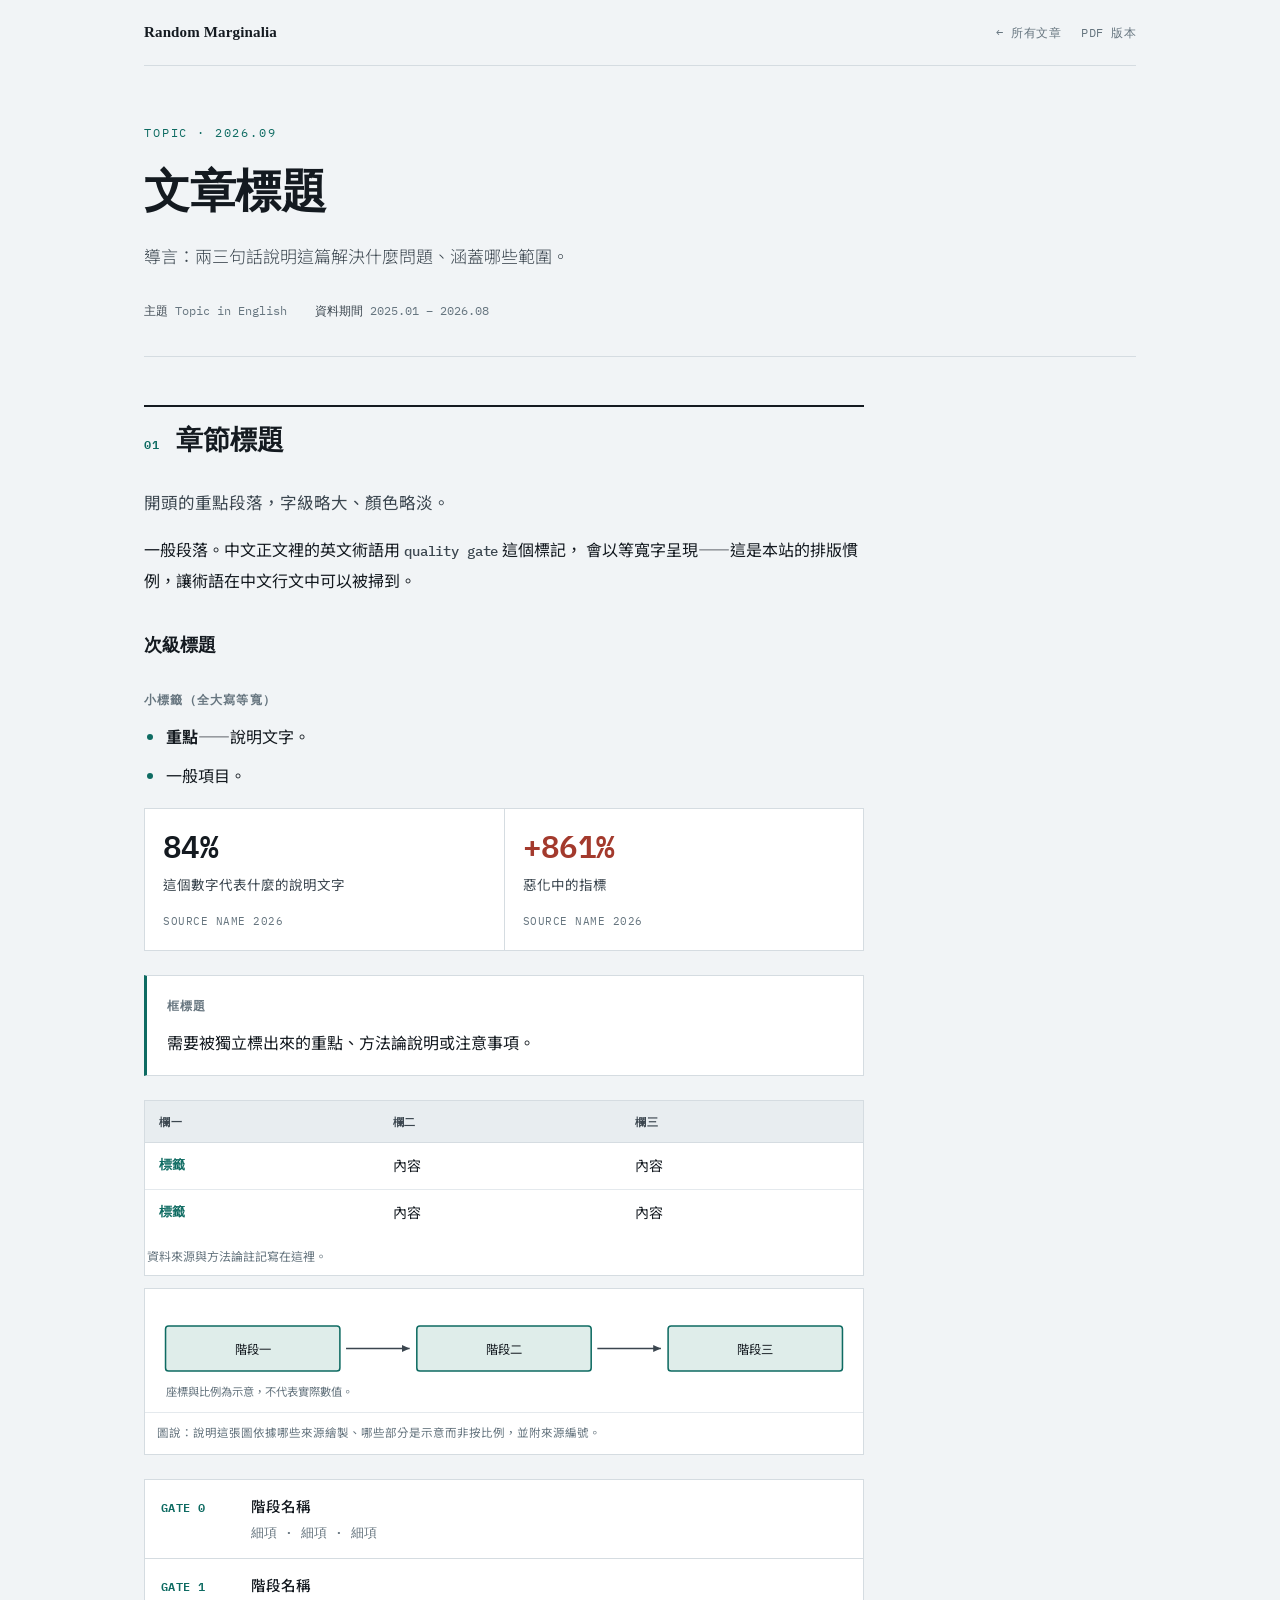
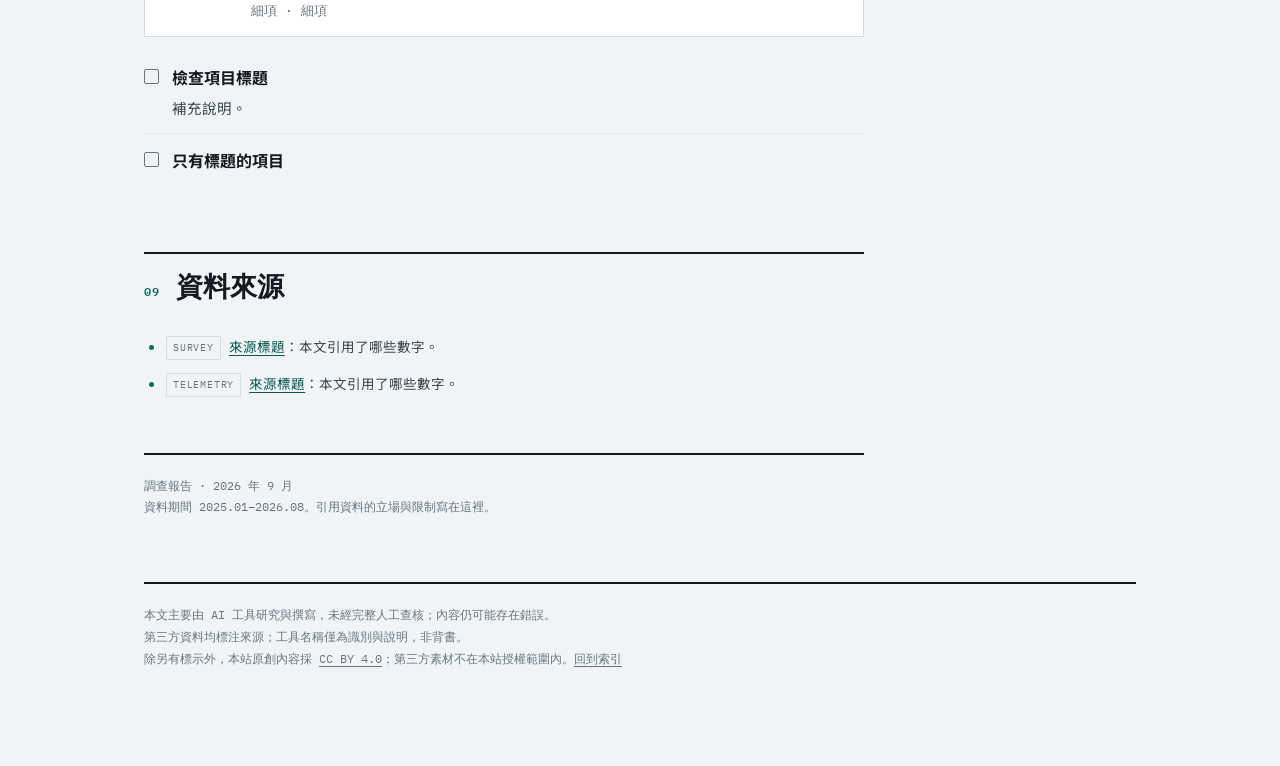
<file: posts/_template/index.html>
<!doctype html>
<html lang="zh-Hant">
<head>
<meta charset="utf-8">
<meta name="viewport" content="width=device-width, initial-scale=1">
<title>文章標題 · Random Marginalia</title>
<meta name="description" content="一句話說明這篇在講什麼。">
<meta property="og:type" content="article">
<meta property="og:title" content="文章標題">
<meta property="og:description" content="一句話說明這篇在講什麼。">
<link rel="preconnect" href="https://fonts.googleapis.com">
<link rel="preconnect" href="https://fonts.gstatic.com" crossorigin>
<link rel="stylesheet" href="https://fonts.googleapis.com/css2?family=IBM+Plex+Mono:wght@400;500;600&family=Noto+Sans+TC:wght@300;400;500;700&family=Noto+Serif+TC:wght@600;700;900&display=swap">
<link rel="stylesheet" href="../../assets/style.css">
</head>
<body>
<div class="wrap">

<nav class="sitenav">
  <a class="brand" href="../../">Random Marginalia</a>
  <span class="links">
    <a href="../../">← 所有文章</a>
    <!-- 有 PDF 才留這行 -->
    <a href="slug.pdf">PDF 版本</a>
  </span>
</nav>

<header class="mast">
  <p class="kicker">Topic · 2026.09</p>
  <h1>文章標題</h1>
  <p class="dek">導言：兩三句話說明這篇解決什麼問題、涵蓋哪些範圍。</p>
  <div class="meta">
    <span><b>主題</b> Topic in English</span>
    <span><b>資料期間</b> 2025.01 – 2026.08</span>
  </div>
</header>

<div class="col">

<!-- ============================================================
     可用的排版元件一覽（不需要的整段刪掉）
     ============================================================ -->

<section>
  <div class="sec-head"><span class="sec-num">01</span><h2>章節標題</h2></div>

  <p class="lead">開頭的重點段落，字級略大、顏色略淡。</p>

  <p>一般段落。中文正文裡的英文術語用 <span class="en">quality gate</span> 這個標記，
  會以等寬字呈現——這是本站的排版慣例，讓術語在中文行文中可以被掃到。</p>

  <h3>次級標題</h3>
  <h4>小標籤（全大寫等寬）</h4>

  <ul>
    <li><strong>重點</strong>——說明文字。</li>
    <li>一般項目。</li>
  </ul>

  <!-- 數據讀數卡：加 class="up" 數字轉紅（惡化），"down" 轉琥珀 -->
  <div class="readouts">
    <div class="ro">
      <span class="n">84%</span>
      <span class="l">這個數字代表什麼的說明文字</span>
      <span class="s">Source Name 2026</span>
    </div>
    <div class="ro up">
      <span class="n">+861%</span>
      <span class="l">惡化中的指標</span>
      <span class="s">Source Name 2026</span>
    </div>
  </div>

  <!-- 提示框：預設青色，.warn 琥珀，.crit 紅 -->
  <div class="note">
    <h4>框標題</h4>
    <p>需要被獨立標出來的重點、方法論說明或注意事項。</p>
  </div>

  <!-- 表格：外層 .tw 提供橫向捲動，手機不會撐破版面 -->
  <div class="tw">
  <table>
    <caption>資料來源與方法論註記寫在這裡。</caption>
    <thead><tr><th>欄一</th><th>欄二</th><th>欄三</th></tr></thead>
    <tbody>
      <tr><td class="gate">標籤</td><td>內容</td><td>內容</td></tr>
      <tr><td class="gate">標籤</td><td>內容</td><td>內容</td></tr>
    </tbody>
  </table>
  </div>

  <!-- 原創示意圖：只放自行繪製的圖，不得重畫他人圖表；圖說要寫依據與比例限制 -->
  <figure class="diagram" id="fig-demo">
    <div class="canvas">
    <svg viewBox="0 0 700 120" role="img" aria-labelledby="fig-demo-t">
      <title id="fig-demo-t">三階段流程示意</title>
      <style>
        #fig-demo text{font-family:var(--f-body);fill:var(--muted);font-size:11px}
        #fig-demo .box{fill:var(--accent-soft);stroke:var(--accent);stroke-width:1.5}
        #fig-demo .lbl{fill:var(--ink);font-size:12px}
        #fig-demo .link{fill:none;stroke:var(--ink-2);stroke-width:1.4;marker-end:url(#demo-arrow)}
      </style>
      <defs>
        <marker id="demo-arrow" viewBox="0 0 10 10" refX="9" refY="5" markerWidth="6" markerHeight="6" orient="auto-start-reverse">
          <path d="M0,1 L9,5 L0,9 z" fill="var(--ink-2)"/>
        </marker>
      </defs>
      <rect class="box" x="20" y="36" width="170" height="44" rx="3"/>
      <text class="lbl" x="105" y="63" text-anchor="middle">階段一</text>
      <path class="link" d="M196,58 H258"/>
      <rect class="box" x="265" y="36" width="170" height="44" rx="3"/>
      <text class="lbl" x="350" y="63" text-anchor="middle">階段二</text>
      <path class="link" d="M441,58 H503"/>
      <rect class="box" x="510" y="36" width="170" height="44" rx="3"/>
      <text class="lbl" x="595" y="63" text-anchor="middle">階段三</text>
      <text x="20" y="104">座標與比例為示意，不代表實際數值。</text>
    </svg>
    </div>
    <figcaption>圖說：說明這張圖依據哪些來源繪製、哪些部分是示意而非按比例，並附來源編號。</figcaption>
  </figure>

  <!-- 流程階梯：有先後順序的關卡／步驟才用 -->
  <div class="ladder">
    <div class="rung"><span class="g">GATE 0</span><span class="t">階段名稱 <em>細項 · 細項 · 細項</em></span></div>
    <div class="rung"><span class="g">GATE 1</span><span class="t">階段名稱 <em>細項 · 細項</em></span></div>
  </div>

  <!-- 檢查清單 -->
  <ul class="check">
    <li><span class="box"></span><span><b>檢查項目標題</b><span class="d">補充說明。</span></span></li>
    <li><span class="box"></span><span><b>只有標題的項目</b></span></li>
  </ul>
</section>

<!-- ============================================================
     資料來源：每篇文章都應該有這一節
     ============================================================ -->
<section>
  <div class="sec-head"><span class="sec-num">09</span><h2>資料來源</h2></div>
  <ul class="src">
    <li><span class="tag">Survey</span><a href="https://example.com">來源標題</a>：本文引用了哪些數字。</li>
    <li><span class="tag">Telemetry</span><a href="https://example.com">來源標題</a>：本文引用了哪些數字。</li>
  </ul>

  <hr class="end">
  <p class="foot">
    調查報告 · 2026 年 9 月<br>
    資料期間 2025.01–2026.08。引用資料的立場與限制寫在這裡。
  </p>
</section>

</div>

<footer class="sitefoot">
  本文主要由 AI 工具研究與撰寫，未經完整人工查核；內容仍可能存在錯誤。<br>
  第三方資料均標注來源；工具名稱僅為識別與說明，非背書。<br>
  除另有標示外，本站原創內容採 <a href="https://creativecommons.org/licenses/by/4.0/deed.zh-hant">CC BY 4.0</a>；第三方素材不在本站授權範圍內。<a href="../../">回到索引</a>
</footer>

</div>
</body>
</html>
</file>
<file: assets/style.css>
/* ==========================================================================
   工程調查筆記 — 共用設計系統
   單一樣式表，供索引頁與所有文章使用。無建置步驟、無外部依賴（字型除外）。
   改配色只需要動 :root 與 dark 兩組 token。
   ========================================================================== */

:root{
  --paper:#F1F4F6;
  --surface:#FFFFFF;
  --surface-2:#E8EDF0;
  --ink:#141A20;
  --ink-2:#3B464F;
  --muted:#66757F;
  --line:#D5DCE1;
  --line-soft:#E4E9ED;
  --accent:#0E6B62;
  --accent-ink:#0A5952;
  --accent-soft:#DFEDEA;
  --warn:#96600A;
  --crit:#A33A2D;
  --good:#2E6B46;

  /* 字型：Google Fonts 為漸進增強，載入失敗時退回系統中文字型 */
  --f-display:"Noto Serif TC","Noto Serif CJK TC","Songti TC",Georgia,serif;
  --f-body:"Noto Sans TC","Noto Sans CJK TC","PingFang TC","Microsoft JhengHei",
           -apple-system,BlinkMacSystemFont,"Segoe UI",sans-serif;
  --f-mono:"IBM Plex Mono",ui-monospace,SFMono-Regular,Menlo,Consolas,monospace;
}

html[lang="zh-Hans"]{
  --f-display:"Noto Serif SC","Noto Serif CJK SC","Songti SC",Georgia,serif;
  --f-body:"Noto Sans SC","Noto Sans CJK SC","PingFang SC","Microsoft YaHei",
           -apple-system,BlinkMacSystemFont,"Segoe UI",sans-serif;
}

@media (prefers-color-scheme: dark){
  :root:not([data-theme="light"]){
    --paper:#0D1216;
    --surface:#141B21;
    --surface-2:#1B242B;
    --ink:#E7ECEF;
    --ink-2:#B4C0C8;
    --muted:#8797A1;
    --line:#25313A;
    --line-soft:#1D262D;
    --accent:#54C7B7;
    --accent-ink:#7FDACD;
    --accent-soft:#0F2E2B;
    --warn:#DFA74C;
    --crit:#E0847A;
    --good:#71C193;
  }
}
:root[data-theme="dark"]{
  --paper:#0D1216;
  --surface:#141B21;
  --surface-2:#1B242B;
  --ink:#E7ECEF;
  --ink-2:#B4C0C8;
  --muted:#8797A1;
  --line:#25313A;
  --line-soft:#1D262D;
  --accent:#54C7B7;
  --accent-ink:#7FDACD;
  --accent-soft:#0F2E2B;
  --warn:#DFA74C;
  --crit:#E0847A;
  --good:#71C193;
}

*{box-sizing:border-box}
html{scroll-behavior:smooth}
@media (prefers-reduced-motion: reduce){
  html{scroll-behavior:auto}
  *{animation-duration:.01ms !important;transition-duration:.01ms !important}
}

body{
  margin:0;
  background:var(--paper);
  color:var(--ink);
  font-family:var(--f-body);
  font-weight:400;
  font-size:16px;
  line-height:1.9;
  -webkit-font-smoothing:antialiased;
  text-rendering:optimizeLegibility;
}
.wrap{max-width:1040px;margin:0 auto;padding:0 24px 96px}
.col{max-width:720px}

/* ---------- 站台導覽 ---------- */
.sitenav{
  border-bottom:1px solid var(--line);
  padding:18px 0;
  display:flex;align-items:baseline;justify-content:space-between;gap:16px;
  flex-wrap:wrap;
}
.sitenav .brand{
  font-family:var(--f-display);font-weight:700;font-size:15px;
  color:var(--ink);text-decoration:none;letter-spacing:.01em;
}
.sitenav .brand:hover{color:var(--accent-ink)}
.sitenav .links{
  display:flex;gap:20px;
  font-family:var(--f-mono);font-size:12px;letter-spacing:.04em;
}
.sitenav .links a{color:var(--muted);text-decoration:none}
.sitenav .links a:hover{color:var(--accent-ink)}

/* ---------- 標題區 ---------- */
.mast{
  border-bottom:1px solid var(--line);
  padding:56px 0 34px;
  margin-bottom:48px;
}
.kicker{
  font-family:var(--f-mono);
  font-size:11.5px;letter-spacing:.16em;text-transform:uppercase;
  color:var(--accent);margin:0 0 20px;
}
h1{
  font-family:var(--f-display);font-weight:900;
  font-size:clamp(30px,5.2vw,46px);line-height:1.28;letter-spacing:-.01em;
  margin:0 0 18px;text-wrap:balance;
}
.dek{
  font-size:17px;line-height:1.85;color:var(--ink-2);
  max-width:640px;margin:0 0 28px;font-weight:300;
}
.meta{
  display:flex;flex-wrap:wrap;gap:10px 28px;
  font-family:var(--f-mono);font-size:12px;color:var(--muted);
}
.meta b{color:var(--ink-2);font-weight:500}

/* ---------- 文章結構 ---------- */
section{margin:0 0 64px}
.sec-head{
  display:flex;align-items:baseline;gap:16px;
  border-top:2px solid var(--ink);
  padding-top:14px;margin-bottom:26px;
}
.sec-num{
  font-family:var(--f-mono);font-size:12px;font-weight:600;
  color:var(--accent);letter-spacing:.08em;flex:none;padding-top:6px;
}
h2{
  font-family:var(--f-display);font-weight:700;
  font-size:clamp(21px,3.2vw,27px);line-height:1.45;
  margin:0;letter-spacing:-.005em;text-wrap:balance;
}
h3{
  font-family:var(--f-display);font-weight:700;
  font-size:18px;line-height:1.6;margin:36px 0 12px;color:var(--ink);
}
h4{
  font-family:var(--f-mono);font-weight:600;font-size:12px;
  letter-spacing:.1em;text-transform:uppercase;color:var(--muted);
  margin:28px 0 10px;
}
p{margin:0 0 16px;max-width:720px}
.lead{font-size:16.5px;color:var(--ink-2)}
ul,ol{margin:0 0 18px;padding-left:22px;max-width:720px}
li{margin-bottom:9px}
li::marker{color:var(--accent)}
strong{font-weight:700;color:var(--ink)}
a{color:var(--accent-ink);text-underline-offset:3px;text-decoration-thickness:1px}
a:focus-visible{outline:2px solid var(--accent);outline-offset:3px;border-radius:2px}

/* 英文術語：本站的核心排版裝置，中文正文中的原文術語以等寬呈現 */
.en{
  font-family:var(--f-mono);font-size:.88em;font-weight:500;
  letter-spacing:-.01em;color:var(--ink-2);white-space:nowrap;
}

/* ---------- 圖片與圖說 ---------- */
.photo-grid{
  display:grid;grid-template-columns:repeat(2,minmax(0,1fr));
  gap:14px;margin:0 0 24px;
}
.photo{
  margin:0;background:var(--surface);border:1px solid var(--line);
  break-inside:avoid;
}
.photo img{display:block;width:100%;height:auto;background:var(--surface-2)}
.photo figcaption{
  padding:10px 12px 12px;font-size:11.5px;line-height:1.65;color:var(--muted);
}
.photo figcaption a{color:inherit}
.photo-wide{max-width:720px;margin:0 0 24px}

/* ---------- 原創示意圖 ---------- */
.diagram{
  margin:0 0 24px;background:var(--surface);border:1px solid var(--line);
  break-inside:avoid;
}
.diagram .canvas{overflow-x:auto}
.diagram svg{display:block;width:100%;min-width:620px;height:auto}
.diagram figcaption{
  padding:10px 12px 12px;border-top:1px solid var(--line-soft);
  font-size:11.5px;line-height:1.65;color:var(--muted);
}
.diagram figcaption a{color:inherit}

/* ---------- 數據讀數卡 ---------- */
.readouts{
  display:grid;grid-template-columns:repeat(auto-fit,minmax(212px,1fr));
  gap:1px;background:var(--line);border:1px solid var(--line);margin:0 0 24px;
}
.ro{background:var(--surface);padding:20px 18px 17px}
.ro .n{
  font-family:var(--f-mono);font-weight:600;font-size:31px;line-height:1.1;
  letter-spacing:-.02em;font-variant-numeric:tabular-nums;
  color:var(--ink);display:block;margin-bottom:9px;
}
.ro.up .n{color:var(--crit)}
.ro.down .n{color:var(--warn)}
.ro .l{font-size:13.5px;line-height:1.65;color:var(--ink-2);display:block;margin-bottom:8px}
.ro .s{font-family:var(--f-mono);font-size:10.5px;letter-spacing:.05em;color:var(--muted);text-transform:uppercase}
/* auto-fit 在 720px 欄寬下最多 3 欄：4 張會排成 3+1，孤兒格露出容器的 --line
   底色。改為 2×2（與下方 print 規則一致）；5 張時讓末張補滿該列。 */
@media (min-width:560px){
  .readouts:has(.ro:nth-child(4):last-child){grid-template-columns:repeat(2,1fr)}
  .readouts:has(.ro:nth-child(5):last-child) .ro:last-child{grid-column:span 2}
}

/* ---------- 提示框 ---------- */
.note{
  background:var(--surface);border:1px solid var(--line);
  border-left:3px solid var(--accent);
  padding:18px 20px;margin:0 0 24px;
}
.note.warn{border-left-color:var(--warn)}
.note.crit{border-left-color:var(--crit)}
.note p:last-child{margin-bottom:0}
.note h4{margin-top:0}

/* ---------- 表格 ---------- */
.tw{overflow-x:auto;margin:0 0 12px;border:1px solid var(--line);background:var(--surface)}
table{border-collapse:collapse;width:100%;min-width:620px;font-size:14px;line-height:1.7}
th,td{text-align:left;padding:11px 14px;border-bottom:1px solid var(--line-soft);vertical-align:top}
thead th{
  background:var(--surface-2);
  font-family:var(--f-mono);font-size:11px;font-weight:600;
  letter-spacing:.08em;text-transform:uppercase;color:var(--ink-2);
  border-bottom:1px solid var(--line);white-space:nowrap;
}
tbody tr:last-child td{border-bottom:none}
td.gate{font-family:var(--f-mono);font-weight:600;color:var(--accent);white-space:nowrap;font-size:12.5px}
caption{caption-side:bottom;text-align:left;font-size:12px;color:var(--muted);padding:10px 2px;line-height:1.6}

/* ---------- 檢查清單 ---------- */
.check{list-style:none;padding:0;margin:0 0 20px;max-width:720px}
.check li{
  display:flex;gap:13px;padding:12px 0;border-bottom:1px solid var(--line-soft);
  margin:0;line-height:1.75;
}
.check li:last-child{border-bottom:none}
.check .box{flex:none;width:15px;height:15px;margin-top:6px;border:1.5px solid var(--muted);border-radius:2px}
.check b{display:block;font-weight:700;margin-bottom:2px}
.check span.d{color:var(--ink-2);font-size:14.5px}

/* ---------- 流程階梯 ---------- */
.ladder{display:flex;flex-direction:column;gap:1px;background:var(--line);border:1px solid var(--line);margin:0 0 14px}
.rung{background:var(--surface);display:grid;grid-template-columns:74px 1fr;gap:16px;padding:14px 16px;align-items:start}
.rung .g{font-family:var(--f-mono);font-size:12px;font-weight:600;color:var(--accent);letter-spacing:.04em;padding-top:2px}
.rung .t{font-weight:500;font-size:14.5px;line-height:1.7}
.rung .t em{display:block;font-style:normal;color:var(--muted);font-size:13px;margin-top:3px;font-family:var(--f-mono)}

/* ---------- 來源清單 ---------- */
.src{font-size:13.5px;line-height:1.8}
.src li{margin-bottom:11px;color:var(--ink-2)}
.tag{
  font-family:var(--f-mono);font-size:10px;letter-spacing:.08em;text-transform:uppercase;
  color:var(--muted);border:1px solid var(--line);padding:2px 6px;margin-right:8px;
  display:inline-block;vertical-align:1px;
}
hr.end{border:none;border-top:2px solid var(--ink);margin:56px 0 20px}
.foot{font-family:var(--f-mono);font-size:11.5px;color:var(--muted);line-height:1.9}

/* ==========================================================================
   索引頁
   ========================================================================== */
.index-head{border-bottom:1px solid var(--line);padding:60px 0 36px;margin-bottom:0}
.index-head h1{font-size:clamp(28px,4.6vw,40px);margin-bottom:16px}
.index-head .dek{margin-bottom:0}

.postlist{list-style:none;padding:0;margin:0;max-width:820px}
.postlist > li{
  border-bottom:1px solid var(--line);
  padding:32px 0;margin:0;
}
.postlist > li:last-child{border-bottom:none}
.post-date{
  font-family:var(--f-mono);font-size:11.5px;letter-spacing:.1em;
  color:var(--accent);text-transform:uppercase;display:block;margin-bottom:10px;
}
.post-title{
  font-family:var(--f-display);font-weight:700;font-size:clamp(20px,3vw,25px);
  line-height:1.45;margin:0 0 10px;text-wrap:balance;
}
.post-title a{color:var(--ink);text-decoration:none}
.post-title a:hover{color:var(--accent-ink);text-decoration:underline;text-underline-offset:4px}
.post-dek{color:var(--ink-2);font-size:15.5px;line-height:1.8;margin:0 0 14px;max-width:660px}
.post-links{display:flex;flex-wrap:wrap;gap:8px 10px;font-family:var(--f-mono);font-size:11.5px}
.post-links a{
  color:var(--ink-2);text-decoration:none;
  border:1px solid var(--line);padding:4px 10px;letter-spacing:.04em;
  background:var(--surface);
}
.post-links a:hover{border-color:var(--accent);color:var(--accent-ink)}

.sitefoot{
  border-top:2px solid var(--ink);margin-top:56px;padding-top:20px;
  font-family:var(--f-mono);font-size:11.5px;color:var(--muted);line-height:1.9;
}
.sitefoot a{color:var(--muted)}

/* ---------- 手機 ---------- */
@media (max-width:640px){
  body{font-size:15.5px;line-height:1.85}
  .en{white-space:normal}
  .photo-grid{grid-template-columns:1fr}
  .rung{grid-template-columns:1fr;gap:6px}
  .mast{padding-top:40px}
  .wrap{padding-bottom:64px}
}

/* ==========================================================================
   列印 / PDF —— 瀏覽器 Ctrl+P 與 tools/build_pdf.py 共用同一份規則
   ========================================================================== */
@media print{
  @page{size:A4;margin:18mm 16mm 20mm 16mm}
  html{-webkit-print-color-adjust:exact;print-color-adjust:exact}
  body{background:#FFFFFF !important;font-size:10.4pt;line-height:1.85}
  .wrap{max-width:none;padding:0}
  .col{max-width:none}
  p,ul,ol,.check,table{max-width:none}
  .sitenav,.no-print{display:none !important}

  .mast{padding-top:0;margin-bottom:26pt;page-break-after:avoid}
  h1{font-size:25pt;line-height:1.3}
  .dek{font-size:11pt;max-width:none}
  .meta{font-size:8.4pt;gap:4pt 18pt}

  section{margin-bottom:22pt}
  .sec-head{page-break-after:avoid;break-after:avoid;margin-bottom:12pt;padding-top:8pt}
  h2{font-size:15.5pt}
  h3{font-size:12pt;margin:16pt 0 6pt;page-break-after:avoid;break-after:avoid}
  h4{font-size:8.4pt;margin:12pt 0 5pt;page-break-after:avoid;break-after:avoid}
  p{margin-bottom:8pt}
  .lead{font-size:10.8pt}
  li{margin-bottom:4pt}
  ul,ol{margin-bottom:9pt}

  .photo-grid{grid-template-columns:repeat(2,1fr);gap:8pt;margin-bottom:12pt}
  .photo{page-break-inside:avoid;break-inside:avoid}
  .diagram{page-break-inside:avoid;break-inside:avoid}
  .diagram .canvas{overflow:visible}
  .diagram svg{min-width:0}
  .diagram figcaption{font-size:7.5pt;line-height:1.55;padding:5pt 6pt}
  .photo img{max-height:120mm;object-fit:contain}
  .photo figcaption{font-size:7.5pt;line-height:1.55;padding:5pt 6pt}
  .photo-wide{max-width:none}

  .readouts{grid-template-columns:repeat(2,1fr);page-break-inside:avoid;break-inside:avoid;margin-bottom:12pt}
  .ro{padding:10pt 11pt 9pt}
  .ro .n{font-size:19pt;margin-bottom:5pt}
  .ro .l{font-size:9pt;line-height:1.6;margin-bottom:4pt}
  .ro .s{font-size:7.2pt}

  .note{padding:10pt 12pt;margin-bottom:12pt;page-break-inside:avoid;break-inside:avoid}
  .tw{margin-bottom:8pt;overflow:visible}
  table{min-width:0;font-size:8.9pt;line-height:1.6}
  th,td{padding:5pt 7pt}
  thead{display:table-header-group}
  tr{page-break-inside:avoid;break-inside:avoid}
  thead th{font-size:7.6pt}
  caption{font-size:8pt;padding:5pt 0}

  .ladder{page-break-inside:avoid;break-inside:avoid}
  .rung{padding:7pt 10pt;grid-template-columns:60px 1fr;gap:10pt}
  .rung .t{font-size:9.4pt}
  .rung .t em{font-size:8.4pt}

  .check li{padding:6pt 0;page-break-inside:avoid;break-inside:avoid;gap:8pt}
  .check span.d{font-size:9.2pt}
  .check .box{width:10px;height:10px;margin-top:4px}

  a{color:#0A5952;text-decoration:none}
  .src{font-size:8.8pt}
  .src li{margin-bottom:4pt;page-break-inside:avoid}
  .tag{font-size:7pt}
  .foot{font-size:8pt}
  .sitefoot{
    margin-top:8pt;padding-top:6pt;font-size:7.6pt;line-height:1.55;
    page-break-inside:avoid;break-inside:avoid;
  }
  hr.end{margin:22pt 0 10pt}
}
</file>
